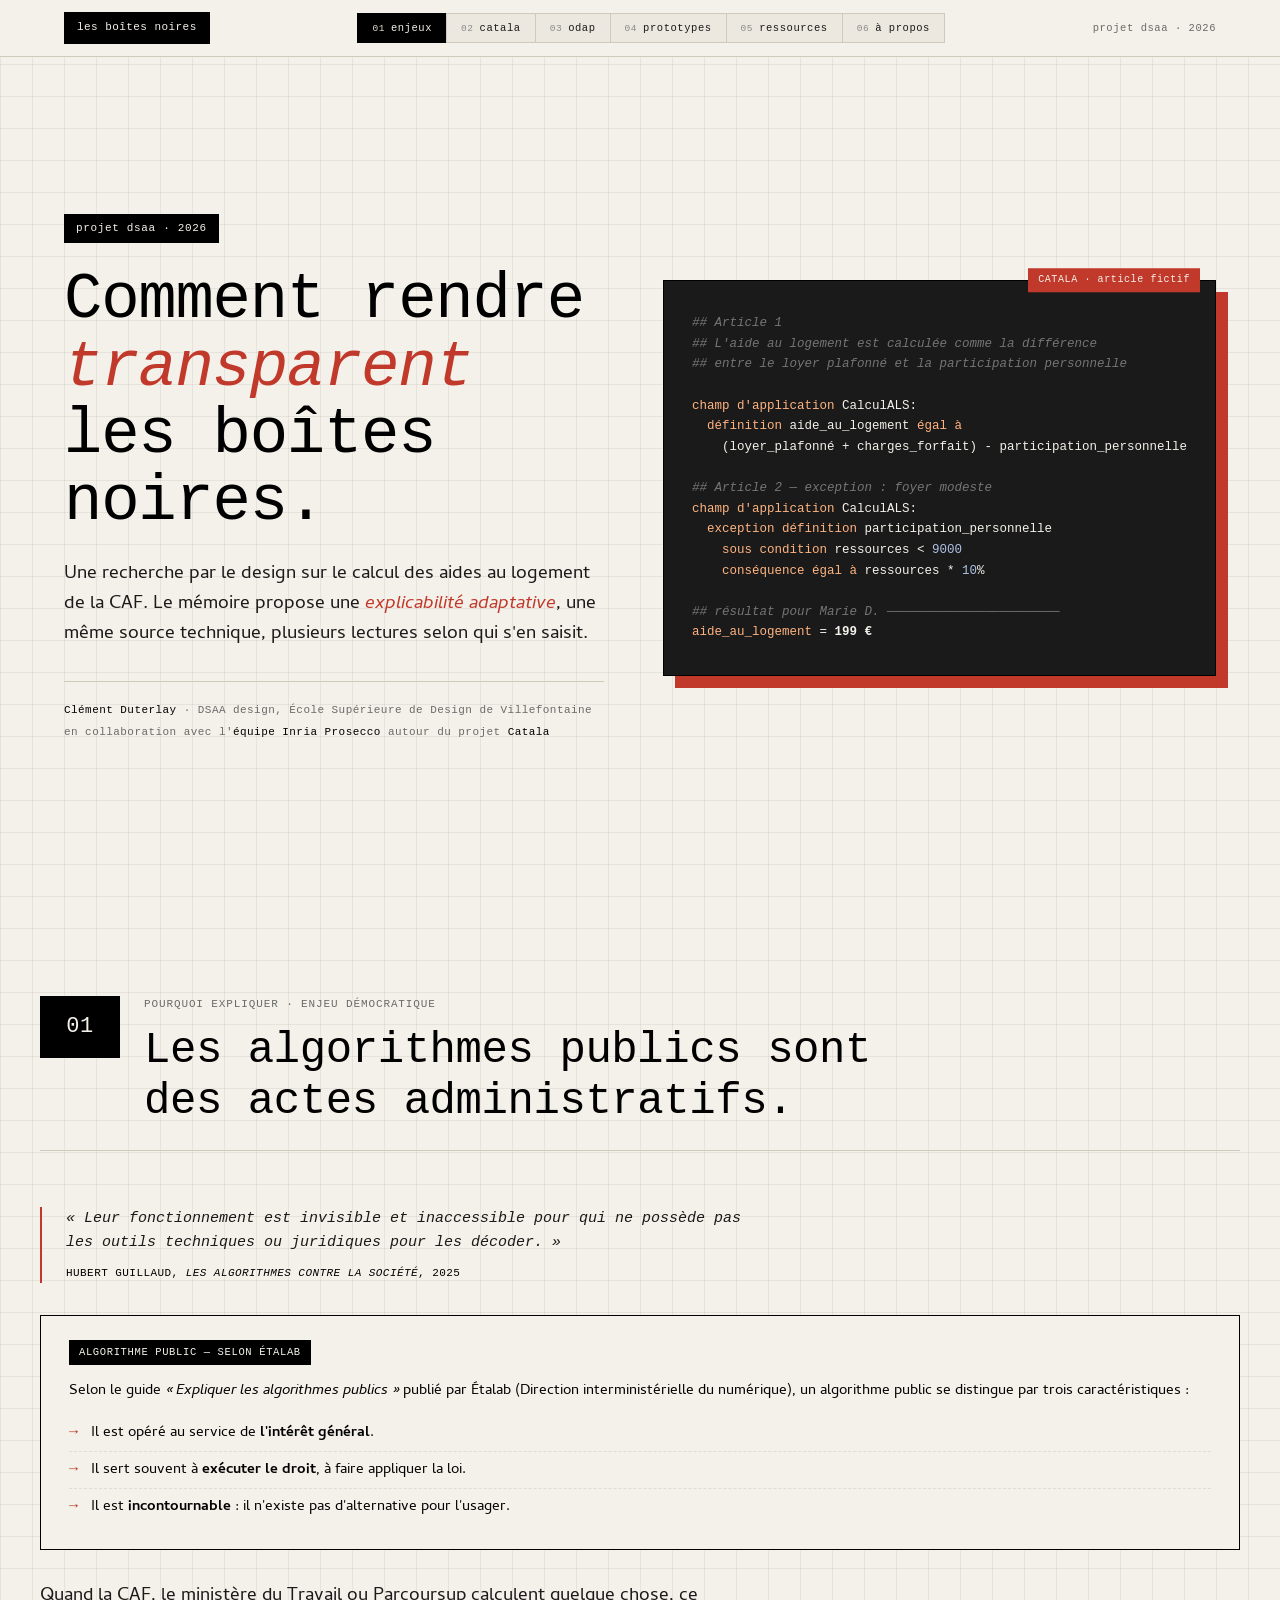
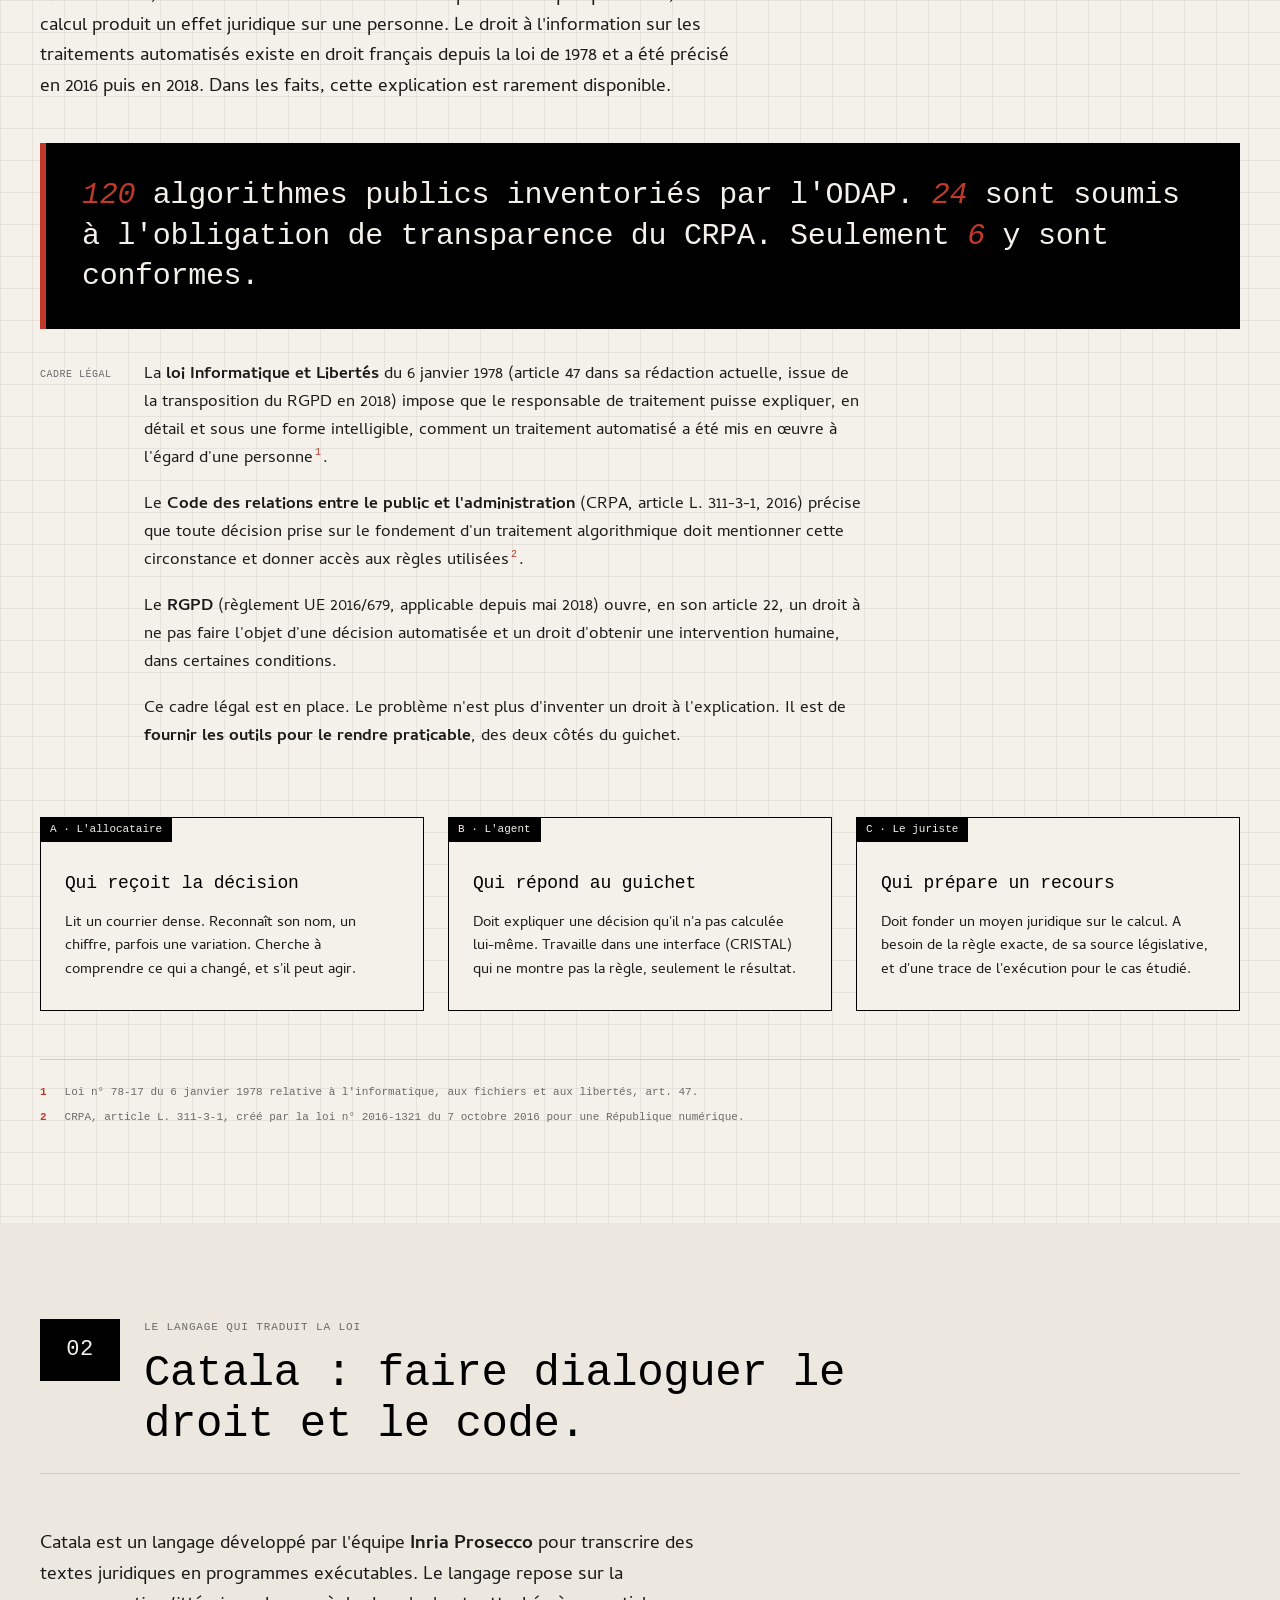
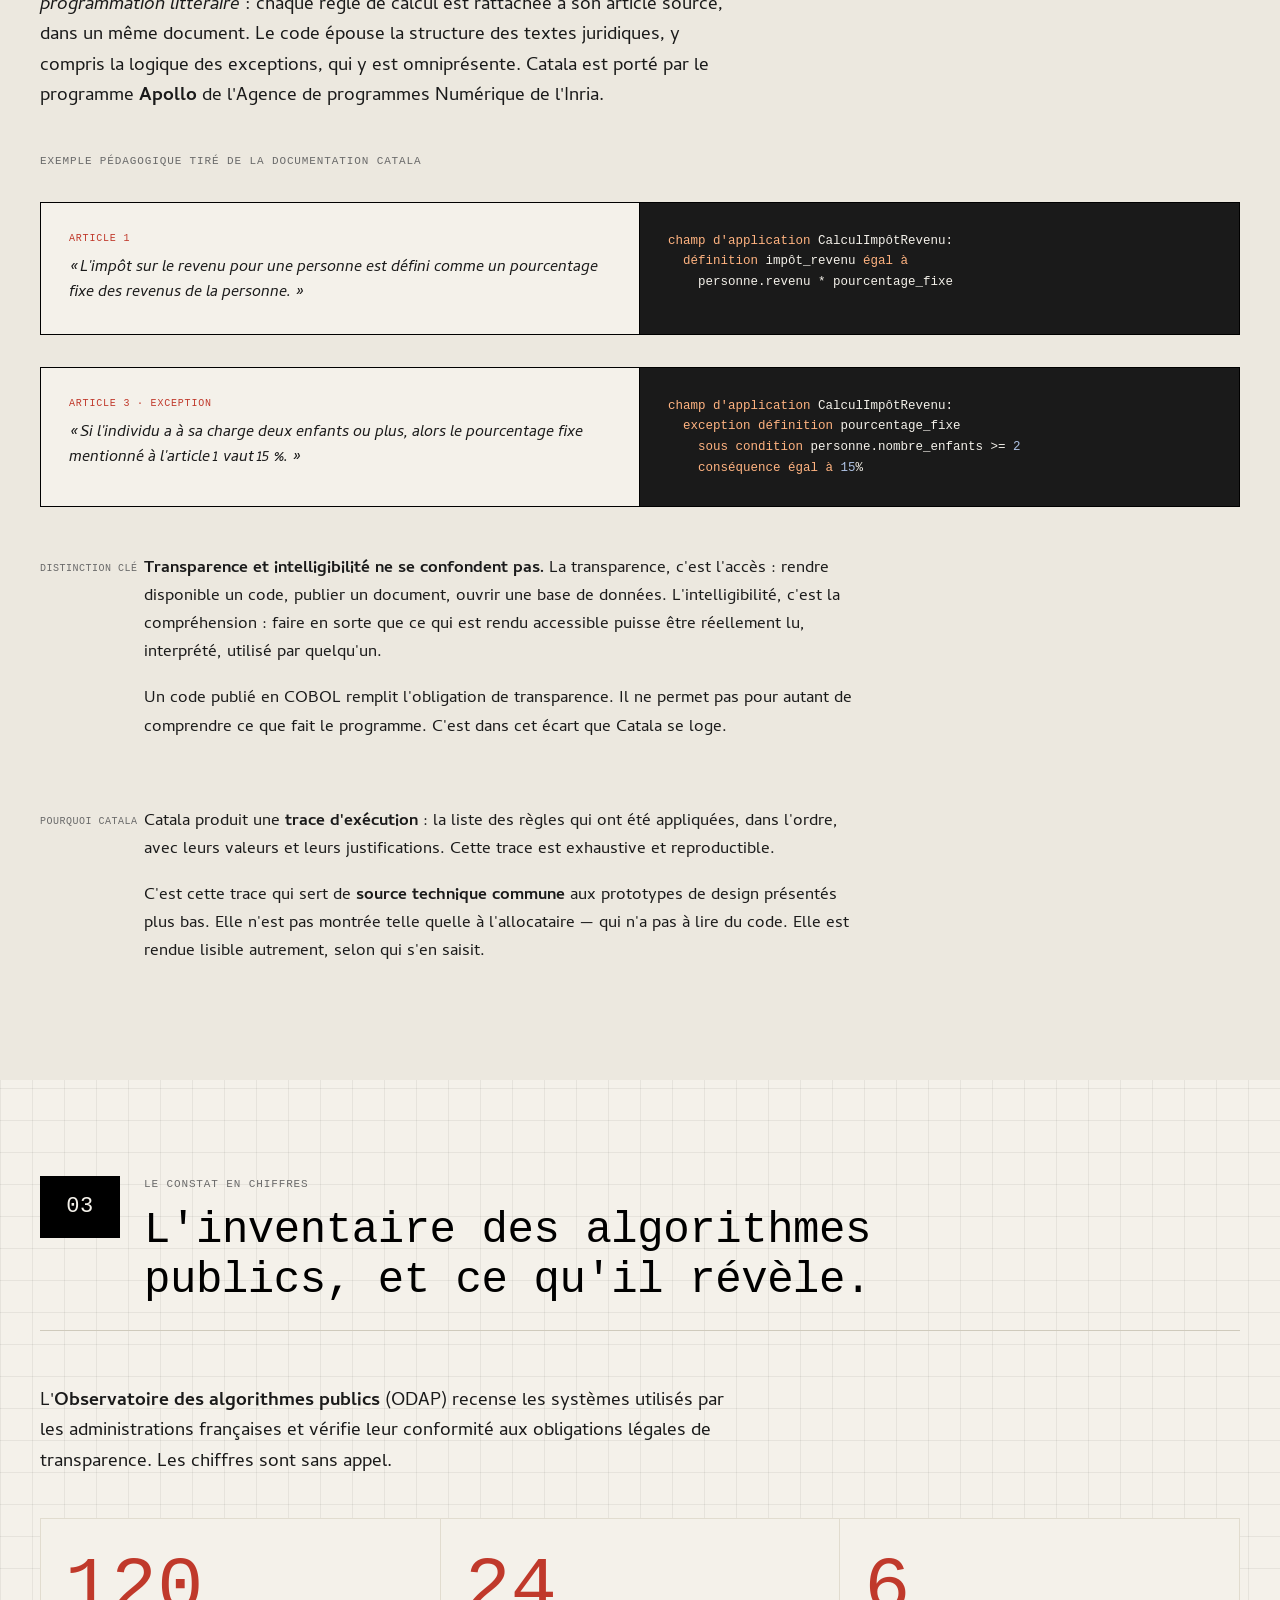
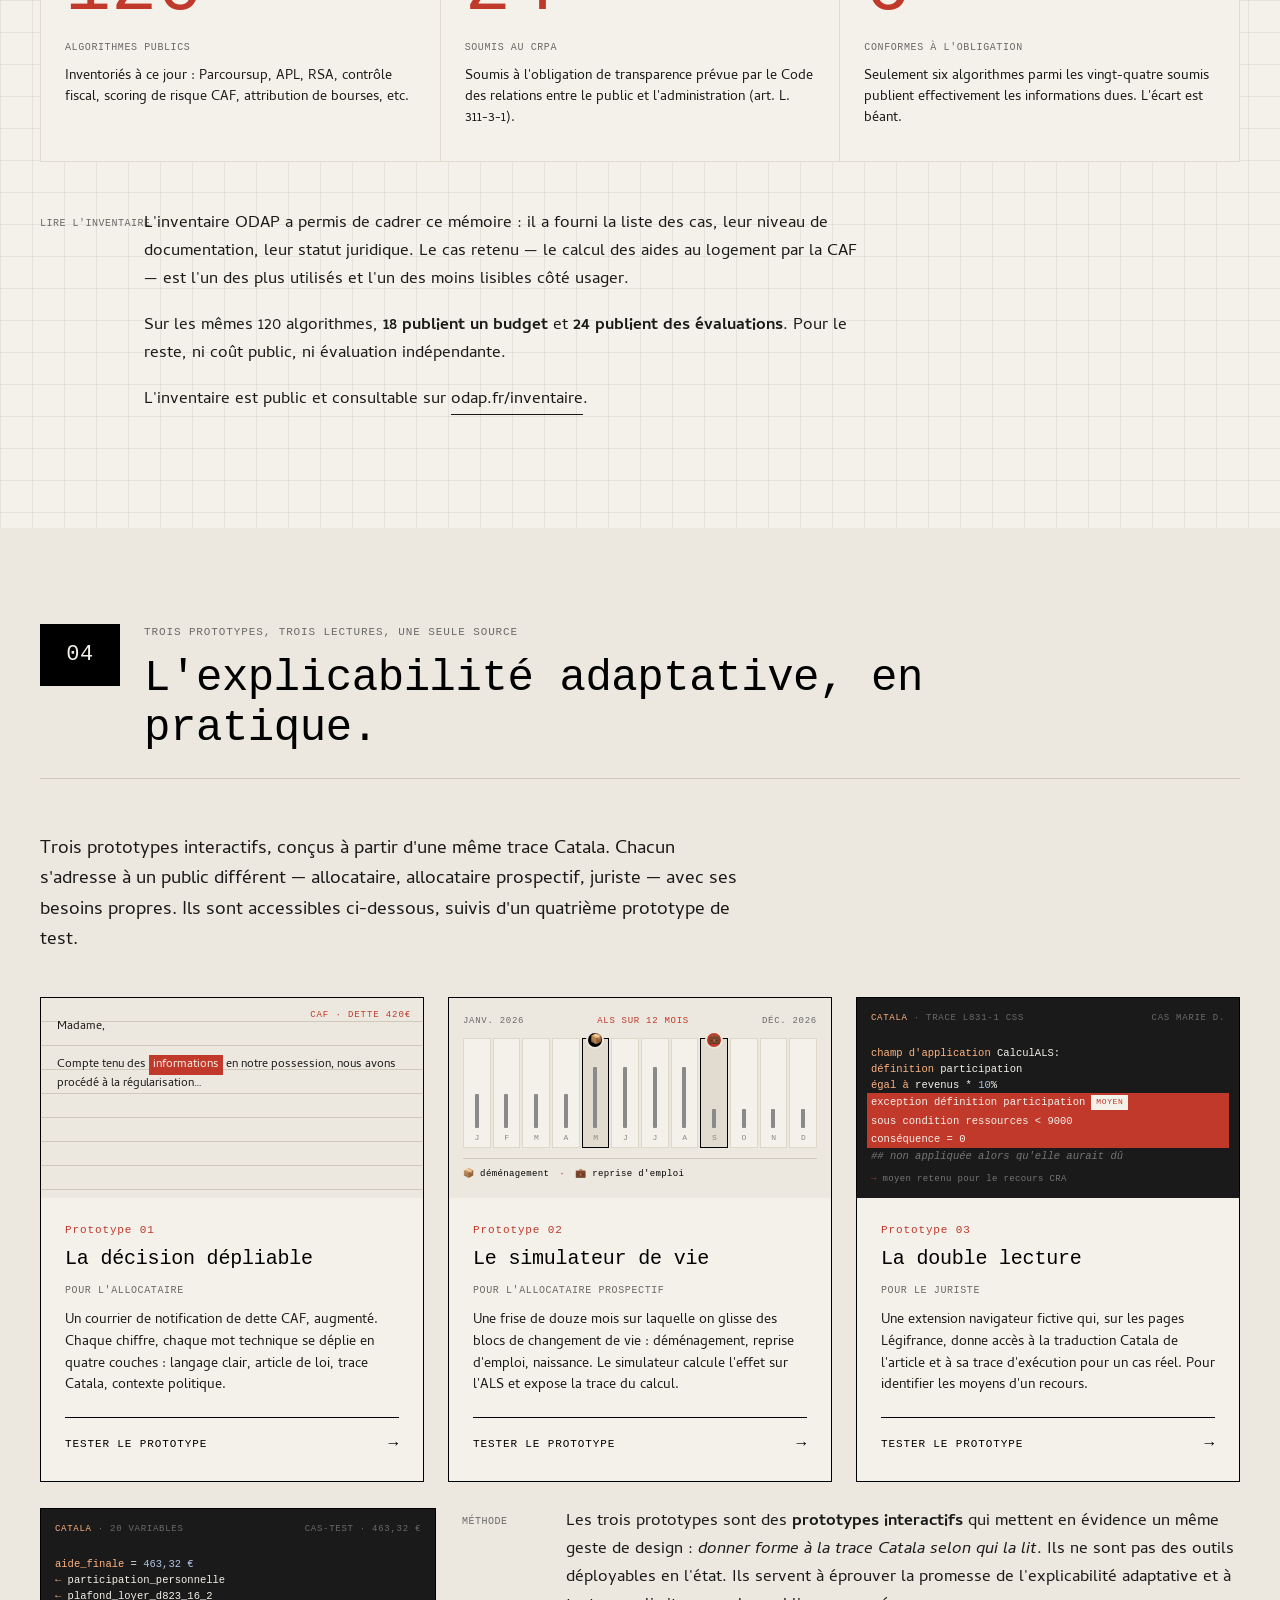
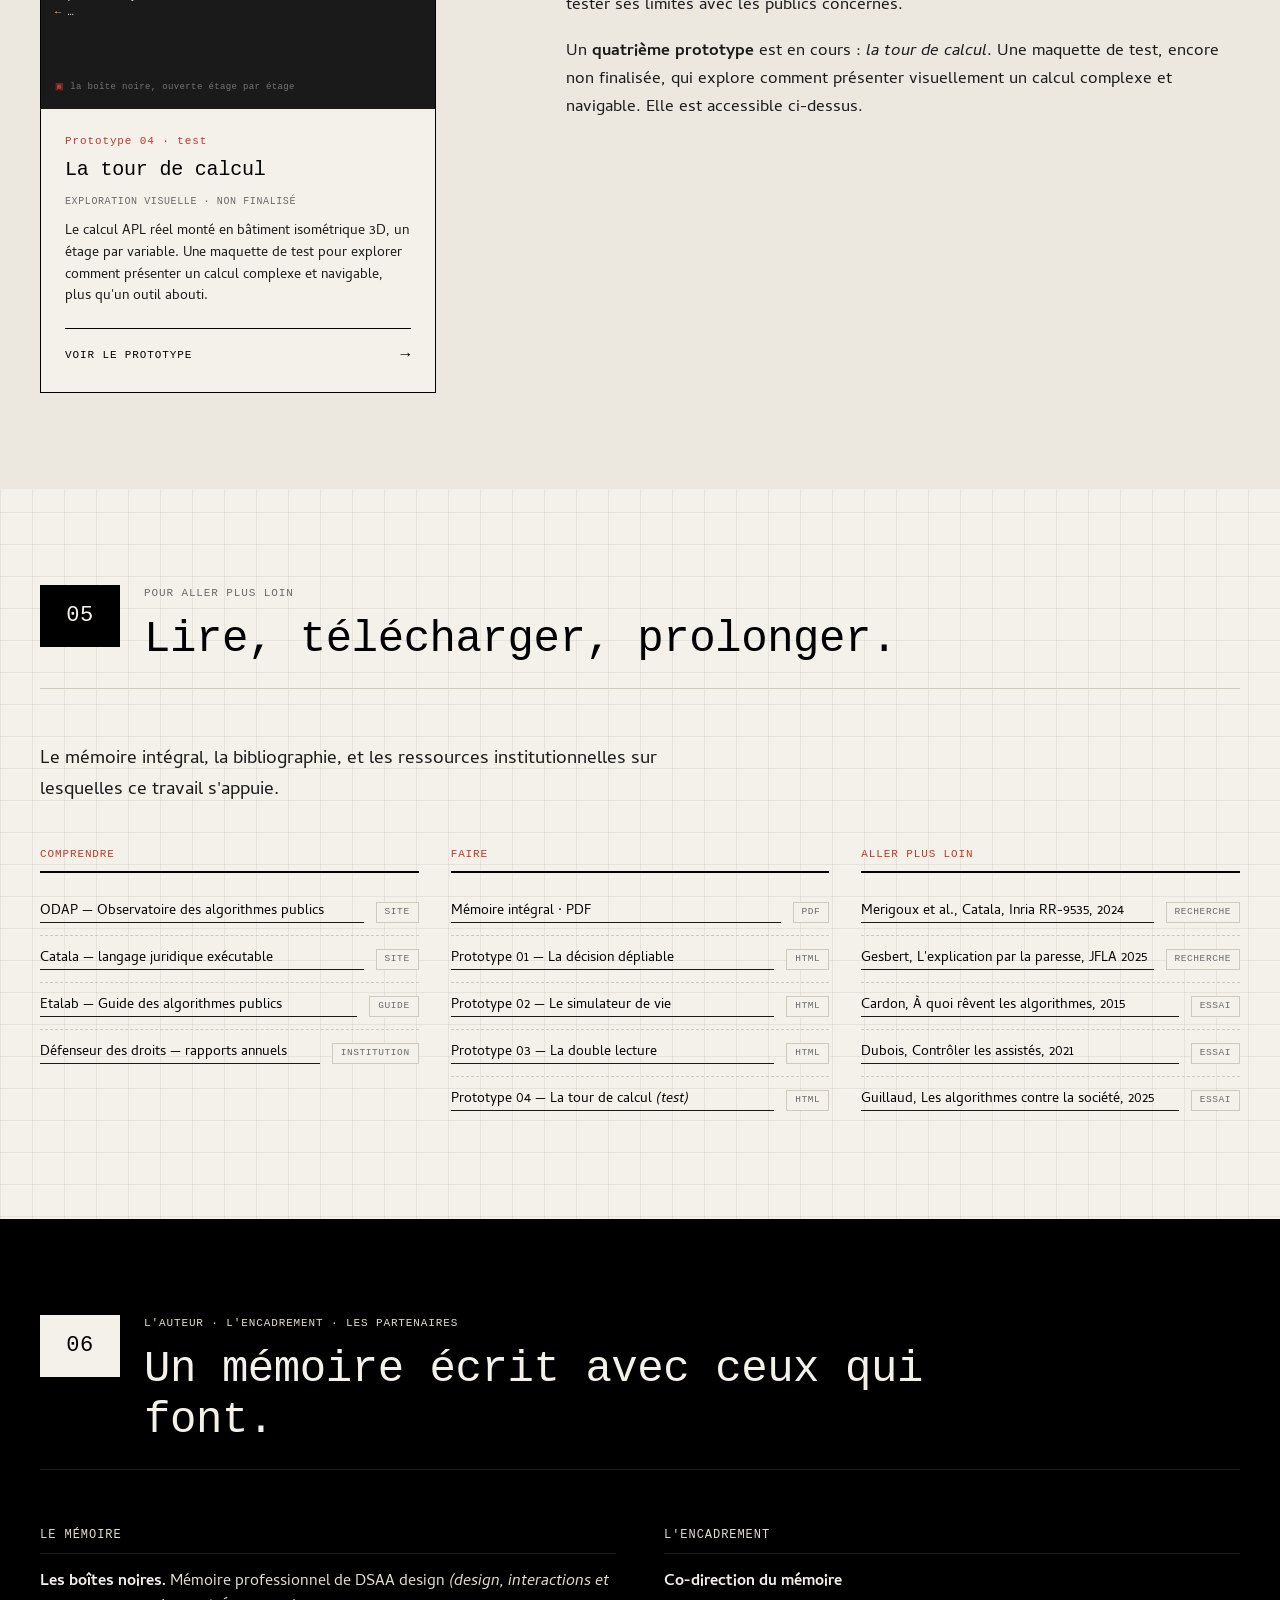
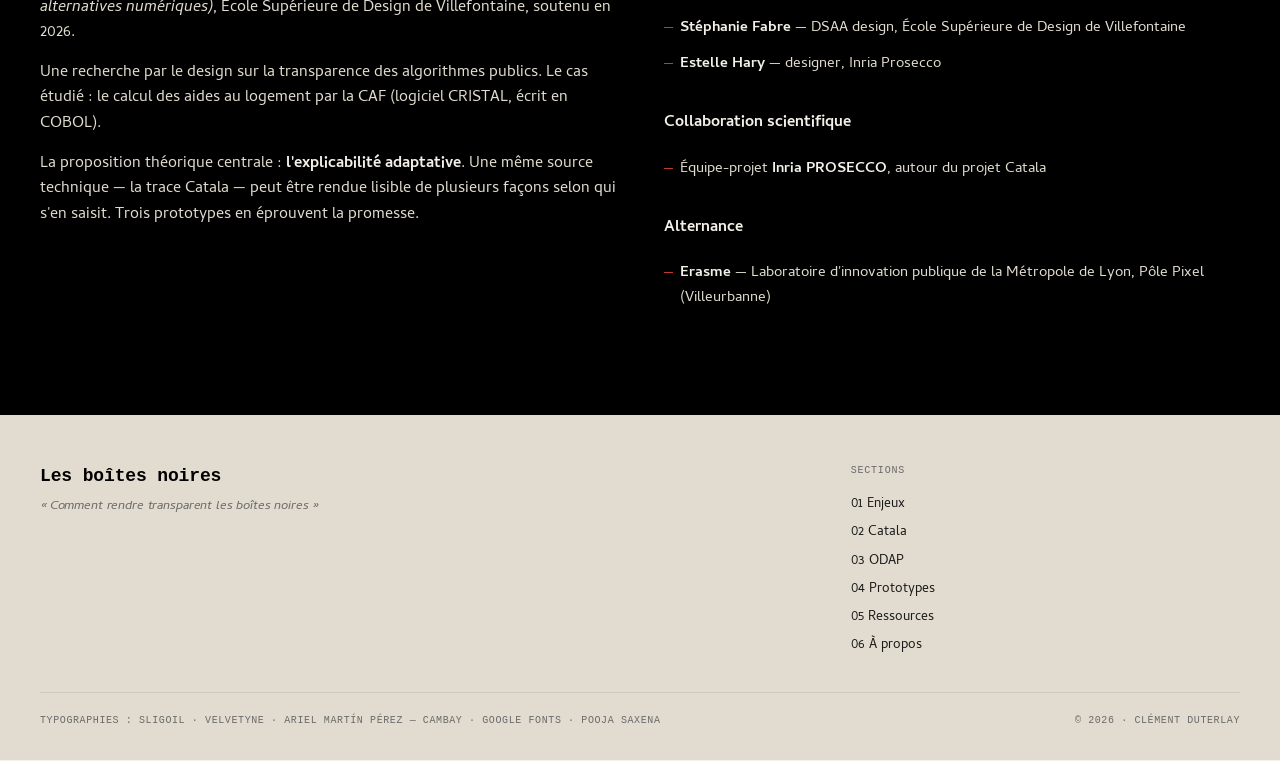
<file: index.html>
<!DOCTYPE html>
<html lang="fr">
<head>
<meta charset="UTF-8">
<meta name="viewport" content="width=device-width, initial-scale=1.0">
<title>Les boîtes noires — Mémoire de design sur la transparence des algorithmes publics</title>
<meta name="description" content="Projet DSAA design (2026) de Clément Duterlay. Rendre lisible le calcul des APL par la CAF. Approche par l'explicabilité adaptative. En collaboration avec l'équipe Inria Prosecco autour du projet Catala.">

<link rel="preconnect" href="https://fonts.googleapis.com">
<link rel="preconnect" href="https://fonts.gstatic.com" crossorigin>
<link href="https://fonts.googleapis.com/css2?family=Cambay:ital,wght@0,400;0,700;1,400&display=swap" rel="stylesheet">

<link rel="stylesheet" href="css/index.css">
</head>

<body>

<!-- ============================================================================
     BANDEAU DE TÊTE PERMANENT (comme la pagination du mémoire)
     ============================================================================ -->
<header class="book-header">
  <div class="book-header__inner">
    <a href="#hero" class="book-header__tag">les boîtes noires</a>
    <nav class="book-header__nav">
      <a href="#enjeux"   data-num="01" class="is-active">enjeux</a>
      <a href="#catala"   data-num="02">catala</a>
      <a href="#odap"     data-num="03">odap</a>
      <a href="#protos"   data-num="04">prototypes</a>
      <a href="#ress"     data-num="05">ressources</a>
      <a href="#about"    data-num="06">à propos</a>
    </nav>
    <div class="book-header__page">projet dsaa · 2026</div>
  </div>
</header>

<!-- ============================================================================
     HERO
     ============================================================================ -->
<section class="hero" id="hero">
  <div class="hero__text">
    <div class="hero__meta">projet dsaa · 2026</div>
    <h1 class="hero__title">
      Comment rendre<br>
      <em>transparent</em><br>
      les boîtes noires.
    </h1>
    <p class="hero__lead">
      Une recherche par le design sur le calcul des aides au logement de la CAF.
      Le mémoire propose une <em>explicabilité adaptative</em>, une même source
      technique, plusieurs lectures selon qui s'en saisit.
    </p>
    <div class="hero__author">
      <strong>Clément Duterlay</strong>&nbsp;·&nbsp;DSAA design, École Supérieure de Design de Villefontaine<br>
      en collaboration avec l'<strong>équipe Inria Prosecco</strong> autour du projet <strong>Catala</strong>
    </div>
  </div>

  <!-- bloc Catala décoratif, façon couverture mémoire -->
  <div class="hero__decor-wrap">
    <div class="hero__decor-badge">CATALA · article fictif</div>
    <pre class="hero__decor" aria-hidden="true"><span class="com">## Article 1</span>
<span class="com">## L'aide au logement est calculée comme la différence</span>
<span class="com">## entre le loyer plafonné et la participation personnelle</span>

<span class="key">champ d'application</span> CalculALS:
  <span class="key">définition</span> aide_au_logement <span class="key">égal à</span>
    (loyer_plafonné + charges_forfait) - participation_personnelle

<span class="com">## Article 2 — exception : foyer modeste</span>
<span class="key">champ d'application</span> CalculALS:
  <span class="key">exception définition</span> participation_personnelle
    <span class="key">sous condition</span> ressources &lt; <span class="nbr">9000</span>
    <span class="key">conséquence égal à</span> ressources * <span class="nbr">10</span>%

<span class="com">## résultat pour Marie D. ───────────────────────</span>
<span class="key">aide_au_logement</span> = <span class="res">199 €</span></pre>
  </div>
</section>

<!-- ============================================================================
     01 — ENJEUX
     ============================================================================ -->
<section class="section" id="enjeux">
  <div class="section__inner">

    <div class="section__head">
      <div class="section__num">01</div>
      <div>
        <div class="section__sub">Pourquoi expliquer · enjeu démocratique</div>
        <h2 class="section__title">Les algorithmes publics sont des actes administratifs.</h2>
      </div>
    </div>

    <p class="epigraph">
      « Leur fonctionnement est invisible et inaccessible pour qui ne possède
      pas les outils techniques ou juridiques pour les décoder. »
      <span class="epigraph__attr">Hubert Guillaud, <em>Les algorithmes contre la société</em>, 2025</span>
    </p>

    <div class="def-block">
      <div class="def-block__label">Algorithme public — selon Étalab</div>
      <p>Selon le guide <em>« Expliquer les algorithmes publics »</em> publié
      par Étalab (Direction interministérielle du numérique), un algorithme
      public se distingue par trois caractéristiques&nbsp;:</p>
      <ul>
        <li>Il est opéré au service de <strong>l'intérêt général</strong>.</li>
        <li>Il sert souvent à <strong>exécuter le droit</strong>, à faire appliquer la loi.</li>
        <li>Il est <strong>incontournable</strong> : il n'existe pas d'alternative pour l'usager.</li>
      </ul>
    </div>

    <p class="section__lead">
      Quand la CAF, le ministère du Travail ou Parcoursup calculent quelque chose,
      ce calcul produit un effet juridique sur une personne. Le droit à
      l'information sur les traitements automatisés existe en droit français
      depuis la loi de 1978 et a été précisé en 2016 puis en 2018. Dans les
      faits, cette explication est rarement disponible.
    </p>

    <div class="enjeux-pull">
      <em>120</em> algorithmes publics inventoriés par l'ODAP.
      <em>24</em> sont soumis à l'obligation de transparence du CRPA.
      Seulement <em>6</em> y sont conformes.
    </div>

    <div class="section__body">
      <div class="section__body-margin">Cadre&nbsp;légal</div>
      <div class="section__body-main">
        <p>
          La <strong>loi Informatique et Libertés</strong> du 6 janvier 1978
          (article 47 dans sa rédaction actuelle, issue de la transposition du
          RGPD en 2018) impose que le responsable de traitement puisse expliquer,
          en détail et sous une forme intelligible, comment un traitement
          automatisé a été mis en œuvre à l'égard d'une personne<span class="note-ref">1</span>.
        </p>
        <p>
          Le <strong>Code des relations entre le public et l'administration</strong>
          (CRPA, article L. 311-3-1, 2016) précise que toute décision prise sur le
          fondement d'un traitement algorithmique doit mentionner cette circonstance
          et donner accès aux règles utilisées<span class="note-ref">2</span>.
        </p>
        <p>
          Le <strong>RGPD</strong> (règlement UE 2016/679, applicable depuis mai
          2018) ouvre, en son article&nbsp;22, un droit à ne pas faire l'objet
          d'une décision automatisée et un droit d'obtenir une intervention
          humaine, dans certaines conditions.
        </p>
        <p>
          Ce cadre légal est en place. Le problème n'est plus d'inventer un droit
          à l'explication. Il est de <strong>fournir les outils pour le rendre
          praticable</strong>, des deux côtés du guichet.
        </p>
      </div>
    </div>

    <div class="enjeux-triade">
      <div class="enjeux-triade__card">
        <div class="enjeux-triade__num">A · L'allocataire</div>
        <h3 class="enjeux-triade__title">Qui reçoit la décision</h3>
        <p class="enjeux-triade__text">
          Lit un courrier dense. Reconnaît son nom, un chiffre, parfois une variation.
          Cherche à comprendre ce qui a changé, et s'il peut agir.
        </p>
      </div>
      <div class="enjeux-triade__card">
        <div class="enjeux-triade__num">B · L'agent</div>
        <h3 class="enjeux-triade__title">Qui répond au guichet</h3>
        <p class="enjeux-triade__text">
          Doit expliquer une décision qu'il n'a pas calculée lui-même. Travaille
          dans une interface (CRISTAL) qui ne montre pas la règle, seulement le résultat.
        </p>
      </div>
      <div class="enjeux-triade__card">
        <div class="enjeux-triade__num">C · Le juriste</div>
        <h3 class="enjeux-triade__title">Qui prépare un recours</h3>
        <p class="enjeux-triade__text">
          Doit fonder un moyen juridique sur le calcul. A besoin de la règle exacte,
          de sa source législative, et d'une trace de l'exécution pour le cas étudié.
        </p>
      </div>
    </div>

    <div class="notes">
      <div><span class="num">1</span> Loi n° 78-17 du 6 janvier 1978 relative à l'informatique, aux fichiers et aux libertés, art. 47.</div>
      <div><span class="num">2</span> CRPA, article L. 311-3-1, créé par la loi n° 2016-1321 du 7 octobre 2016 pour une République numérique.</div>
    </div>

  </div>
</section>

<!-- ============================================================================
     02 — CATALA
     ============================================================================ -->
<section class="section section--alt" id="catala">
  <div class="section__inner">

    <div class="section__head">
      <div class="section__num">02</div>
      <div>
        <div class="section__sub">Le langage qui traduit la loi</div>
        <h2 class="section__title">Catala : faire dialoguer le droit et le code.</h2>
      </div>
    </div>

    <p class="section__lead">
      Catala est un langage développé par l'équipe <strong>Inria Prosecco</strong>
      pour transcrire des textes juridiques en programmes exécutables. Le langage
      repose sur la <em>programmation littéraire</em>&nbsp;: chaque règle de calcul
      est rattachée à son article source, dans un même document. Le code épouse
      la structure des textes juridiques, y compris la logique des exceptions,
      qui y est omniprésente. Catala est porté par le programme <strong>Apollo</strong>
      de l'Agence de programmes Numérique de l'Inria.
    </p>

    <div class="section__sub section__sub--caption">
      Exemple pédagogique tiré de la documentation Catala
    </div>

    <div class="catala-pair">
      <div class="catala-pair__col catala-pair__col--text">
        <div class="catala-pair__article">Article 1</div>
        <p class="catala-pair__text">
          « L'impôt sur le revenu pour une personne est défini comme un pourcentage
          fixe des revenus de la personne. »
        </p>
      </div>
      <pre class="catala-pair__col catala-pair__col--code"><span class="key">champ d'application</span> CalculImpôtRevenu:
  <span class="key">définition</span> impôt_revenu <span class="key">égal à</span>
    personne.revenu * pourcentage_fixe</pre>
    </div>

    <div class="catala-pair">
      <div class="catala-pair__col catala-pair__col--text">
        <div class="catala-pair__article">Article 3 · exception</div>
        <p class="catala-pair__text">
          « Si l'individu a à sa charge deux enfants ou plus, alors le pourcentage
          fixe mentionné à l'article 1 vaut 15&nbsp;%. »
        </p>
      </div>
      <pre class="catala-pair__col catala-pair__col--code"><span class="key">champ d'application</span> CalculImpôtRevenu:
  <span class="key">exception définition</span> pourcentage_fixe
    <span class="key">sous condition</span> personne.nombre_enfants >= <span class="nbr">2</span>
    <span class="key">conséquence égal à</span> <span class="nbr">15</span>%</pre>
    </div>

    <div class="section__body section__body--spaced">
      <div class="section__body-margin">Distinction&nbsp;clé</div>
      <div class="section__body-main">
        <p>
          <strong>Transparence et intelligibilité ne se confondent pas.</strong>
          La transparence, c'est l'accès&nbsp;: rendre disponible un code,
          publier un document, ouvrir une base de données. L'intelligibilité,
          c'est la compréhension&nbsp;: faire en sorte que ce qui est rendu
          accessible puisse être réellement lu, interprété, utilisé par quelqu'un.
        </p>
        <p>
          Un code publié en COBOL remplit l'obligation de transparence. Il ne
          permet pas pour autant de comprendre ce que fait le programme. C'est
          dans cet écart que Catala se loge.
        </p>
      </div>
    </div>

    <div class="section__body section__body--spaced">
      <div class="section__body-margin">Pourquoi&nbsp;Catala</div>
      <div class="section__body-main">
        <p>
          Catala produit une <strong>trace d'exécution</strong> : la liste des règles
          qui ont été appliquées, dans l'ordre, avec leurs valeurs et leurs justifications.
          Cette trace est exhaustive et reproductible.
        </p>
        <p>
          C'est cette trace qui sert de <strong>source technique commune</strong> aux
          prototypes de design présentés plus bas. Elle n'est pas montrée telle quelle
          à l'allocataire — qui n'a pas à lire du code. Elle est rendue lisible
          autrement, selon qui s'en saisit.
        </p>
      </div>
    </div>

  </div>
</section>

<!-- ============================================================================
     03 — ODAP
     ============================================================================ -->
<section class="section" id="odap">
  <div class="section__inner">

    <div class="section__head">
      <div class="section__num">03</div>
      <div>
        <div class="section__sub">Le constat en chiffres</div>
        <h2 class="section__title">L'inventaire des algorithmes publics, et ce qu'il révèle.</h2>
      </div>
    </div>

    <p class="section__lead">
      L'<strong>Observatoire des algorithmes publics</strong> (ODAP) recense les
      systèmes utilisés par les administrations françaises et vérifie leur conformité
      aux obligations légales de transparence. Les chiffres sont sans appel.
    </p>

    <div class="odap-figures">
      <div class="odap-figure">
        <div class="odap-figure__num"><em>120</em></div>
        <div class="odap-figure__sub">algorithmes publics</div>
        <p class="odap-figure__text">
          Inventoriés à ce jour : Parcoursup, APL, RSA, contrôle fiscal, scoring
          de risque CAF, attribution de bourses, etc.
        </p>
      </div>
      <div class="odap-figure">
        <div class="odap-figure__num"><em>24</em></div>
        <div class="odap-figure__sub">soumis au CRPA</div>
        <p class="odap-figure__text">
          Soumis à l'obligation de transparence prévue par le Code des relations
          entre le public et l'administration (art. L. 311-3-1).
        </p>
      </div>
      <div class="odap-figure">
        <div class="odap-figure__num"><em>6</em></div>
        <div class="odap-figure__sub">conformes à l'obligation</div>
        <p class="odap-figure__text">
          Seulement six algorithmes parmi les vingt-quatre soumis publient
          effectivement les informations dues. L'écart est béant.
        </p>
      </div>
    </div>

    <div class="section__body section__body--spaced">
      <div class="section__body-margin">Lire&nbsp;l'inventaire</div>
      <div class="section__body-main">
        <p>
          L'inventaire ODAP a permis de cadrer ce mémoire : il a fourni la liste
          des cas, leur niveau de documentation, leur statut juridique. Le cas
          retenu — le calcul des aides au logement par la CAF — est l'un des
          plus utilisés et l'un des moins lisibles côté usager.
        </p>
        <p>
          Sur les mêmes 120 algorithmes, <strong>18 publient un budget</strong>
          et <strong>24 publient des évaluations</strong>. Pour le reste, ni
          coût public, ni évaluation indépendante.
        </p>
        <p>
          L'inventaire est public et consultable sur <a href="https://odap.fr/inventaire/" target="_blank" rel="noopener" class="link-inline">odap.fr/inventaire</a>.
        </p>
      </div>
    </div>

  </div>
</section>

<!-- ============================================================================
     04 — PROTOTYPES
     ============================================================================ -->
<section class="section section--alt" id="protos">
  <div class="section__inner">

    <div class="section__head">
      <div class="section__num">04</div>
      <div>
        <div class="section__sub">Trois prototypes, trois lectures, une seule source</div>
        <h2 class="section__title">L'explicabilité adaptative, en pratique.</h2>
      </div>
    </div>

    <p class="section__lead">
      Trois prototypes interactifs, conçus à partir d'une même trace Catala.
      Chacun s'adresse à un public différent — allocataire, allocataire prospectif,
      juriste — avec ses besoins propres. Ils sont accessibles ci-dessous, suivis d'un quatrième prototype de test.
    </p>

    <div class="protos">

      <a href="proto1.html" class="proto-card">
        <div class="proto-card__visual proto-card__visual--lettre">
          <div class="lettre-from">CAF · DETTE 420€</div>
          <div class="lettre-body">
            Madame,<br><br>
            Compte tenu des <mark>informations</mark> en notre possession, nous avons procédé à la régularisation…
          </div>
        </div>
        <div class="proto-card__body">
          <div class="proto-card__num">Prototype 01</div>
          <div class="proto-card__title">La décision dépliable</div>
          <div class="proto-card__pub">Pour l'allocataire</div>
          <p class="proto-card__text">
            Un courrier de notification de dette CAF, augmenté. Chaque chiffre,
            chaque mot technique se déplie en quatre couches : langage clair,
            article de loi, trace Catala, contexte politique.
          </p>
          <div class="proto-card__cta">Tester le prototype</div>
        </div>
      </a>

      <a href="proto2.html" class="proto-card">
        <div class="proto-card__visual proto-card__visual--calendar">
          <div class="cal-head">
            <span>Janv. 2026</span>
            <span><em>ALS sur 12 mois</em></span>
            <span>Déc. 2026</span>
          </div>
          <div class="cal-grid">
            <div class="cal-month"><div class="cal-bar cal-bar--mid"></div>J</div>
            <div class="cal-month"><div class="cal-bar cal-bar--mid"></div>F</div>
            <div class="cal-month"><div class="cal-bar cal-bar--mid"></div>M</div>
            <div class="cal-month"><div class="cal-bar cal-bar--mid"></div>A</div>
            <div class="cal-month has-event">
              <div class="cal-icon">📦</div>
              <div class="cal-bar cal-bar--high"></div>M
            </div>
            <div class="cal-month"><div class="cal-bar cal-bar--high"></div>J</div>
            <div class="cal-month"><div class="cal-bar cal-bar--high"></div>J</div>
            <div class="cal-month"><div class="cal-bar cal-bar--high"></div>A</div>
            <div class="cal-month has-event">
              <div class="cal-icon is-accent">💼</div>
              <div class="cal-bar cal-bar--low"></div>S
            </div>
            <div class="cal-month"><div class="cal-bar cal-bar--low"></div>O</div>
            <div class="cal-month"><div class="cal-bar cal-bar--low"></div>N</div>
            <div class="cal-month"><div class="cal-bar cal-bar--low"></div>D</div>
          </div>
          <div class="cal-foot">
            <span>📦 déménagement</span>
            <span><strong>·</strong></span>
            <span>💼 reprise d'emploi</span>
          </div>
        </div>
        <div class="proto-card__body">
          <div class="proto-card__num">Prototype 02</div>
          <div class="proto-card__title">Le simulateur de vie</div>
          <div class="proto-card__pub">Pour l'allocataire prospectif</div>
          <p class="proto-card__text">
            Une frise de douze mois sur laquelle on glisse des blocs de changement
            de vie : déménagement, reprise d'emploi, naissance. Le simulateur
            calcule l'effet sur l'ALS et expose la trace du calcul.
          </p>
          <div class="proto-card__cta">Tester le prototype</div>
        </div>
      </a>

      <a href="proto3.html" class="proto-card">
        <div class="proto-card__visual proto-card__visual--catala">
          <div class="cat-head">
            <span><em>Catala</em> · trace L831-1 CSS</span>
            <span>cas Marie D.</span>
          </div>
          <span class="cat-line"><span class="key">champ d'application</span> CalculALS:</span>
          <span class="cat-line">  <span class="key">définition</span> participation</span>
          <span class="cat-line">    <span class="key">égal à</span> revenus * <span class="num">10</span>%</span>
          <span class="cat-line is-flagged">  <span class="key">exception définition</span> participation<span class="cat-flag-label">moyen</span></span>
          <span class="cat-line is-flagged">    <span class="key">sous condition</span> ressources &lt; <span class="num">9000</span></span>
          <span class="cat-line is-flagged">    <span class="key">conséquence</span> = <span class="num">0</span></span>
          <span class="cat-line"><span class="com">## non appliquée alors qu'elle aurait dû</span></span>
          <div class="cat-foot"><strong>→</strong> moyen retenu pour le recours CRA</div>
        </div>
        <div class="proto-card__body">
          <div class="proto-card__num">Prototype 03</div>
          <div class="proto-card__title">La double lecture</div>
          <div class="proto-card__pub">Pour le juriste</div>
          <p class="proto-card__text">
            Une extension navigateur fictive qui, sur les pages Légifrance, donne
            accès à la traduction Catala de l'article et à sa trace d'exécution
            pour un cas réel. Pour identifier les moyens d'un recours.
          </p>
          <div class="proto-card__cta">Tester le prototype</div>
        </div>
      </a>

    </div>

    <div class="protos-row4" style="display:flex;gap:26px;align-items:flex-start;flex-wrap:wrap;margin-top:26px;">

      <a href="proto4.html" class="proto-card" style="flex:0 1 33%;min-width:280px;">
        <div class="proto-card__visual proto-card__visual--catala">
          <div class="cat-head">
            <span><em>Catala</em> · 20 variables</span>
            <span>cas-test · 463,32 €</span>
          </div>
          <span class="cat-line"><span class="key">aide_finale</span> = <span class="num">463,32 €</span></span>
          <span class="cat-line">  <span class="key">←</span> participation_personnelle</span>
          <span class="cat-line">  <span class="key">←</span> plafond_loyer_d823_16_2</span>
          <span class="cat-line">  <span class="key">←</span> …</span>
          <div class="cat-foot"><strong>▣</strong> la boîte noire, ouverte étage par étage</div>
        </div>
        <div class="proto-card__body">
          <div class="proto-card__num">Prototype 04 · test</div>
          <div class="proto-card__title">La tour de calcul</div>
          <div class="proto-card__pub">Exploration visuelle · non finalisé</div>
          <p class="proto-card__text">
            Le calcul APL réel monté en bâtiment isométrique 3D, un étage par variable.
            Une maquette de test pour explorer comment présenter un calcul complexe et
            navigable, plus qu'un outil abouti.
          </p>
          <div class="proto-card__cta">Voir le prototype</div>
        </div>
      </a>

      <div class="section__body section__body--spaced" style="flex:1 1 340px;margin-top:0;">
        <div class="section__body-margin">Méthode</div>
        <div class="section__body-main">
          <p>
            Les trois prototypes sont des <strong>prototypes interactifs</strong> qui
            mettent en évidence un même geste de design : <em>donner forme à la trace
            Catala selon qui la lit</em>. Ils ne sont pas des outils déployables en l'état.
            Ils servent à éprouver la promesse de l'explicabilité adaptative et à
            tester ses limites avec les publics concernés.
          </p>
          <p>
            Un <strong>quatrième prototype</strong> est en cours&nbsp;: <em>la tour de calcul</em>.
            Une maquette de test, encore non finalisée, qui explore comment présenter
            visuellement un calcul complexe et navigable. Elle est accessible ci-dessus.
          </p>
        </div>
      </div>

    </div>

  </div>
</section>

<!-- ============================================================================
     05 — RESSOURCES
     ============================================================================ -->
<section class="section" id="ress">
  <div class="section__inner">

    <div class="section__head">
      <div class="section__num">05</div>
      <div>
        <div class="section__sub">Pour aller plus loin</div>
        <h2 class="section__title">Lire, télécharger, prolonger.</h2>
      </div>
    </div>

    <p class="section__lead">
      Le mémoire intégral, la bibliographie, et les ressources institutionnelles
      sur lesquelles ce travail s'appuie.
    </p>

    <div class="ress-grid">

      <div>
        <div class="ress-col__title">Comprendre</div>
        <ul class="ress-list">
          <li>
            <a href="https://odap.fr/" target="_blank" rel="noopener">ODAP — Observatoire des algorithmes publics</a>
            <span class="tag">site</span>
          </li>
          <li>
            <a href="https://catala-lang.org/fr/" target="_blank" rel="noopener">Catala — langage juridique exécutable</a>
            <span class="tag">site</span>
          </li>
          <li>
            <a href="https://guides.data.gouv.fr/guides/autres-ressources-utiles/les-algorithmes-publics-pourquoi-et-comment-les-expliquer" target="_blank" rel="noopener">Etalab — Guide des algorithmes publics</a>
            <span class="tag">guide</span>
          </li>
          <li>
            <a href="https://www.defenseurdesdroits.fr/" target="_blank" rel="noopener">Défenseur des droits — rapports annuels</a>
            <span class="tag">institution</span>
          </li>
        </ul>
      </div>

      <div>
        <div class="ress-col__title">Faire</div>
        <ul class="ress-list">
          <li>
            <a href="docs/memoire_les_boites_noires.pdf" target="_blank" rel="noopener">Mémoire intégral · PDF</a>
            <span class="tag">pdf</span>
          </li>
          <li>
            <a href="proto1.html">Prototype 01 — La décision dépliable</a>
            <span class="tag">html</span>
          </li>
          <li>
            <a href="proto2.html">Prototype 02 — Le simulateur de vie</a>
            <span class="tag">html</span>
          </li>
          <li>
            <a href="proto3.html">Prototype 03 — La double lecture</a>
            <span class="tag">html</span>
          </li>
          <li>
            <a href="proto4.html">Prototype 04 — La tour de calcul <em>(test)</em></a>
            <span class="tag">html</span>
          </li>
        </ul>
      </div>

      <div>
        <div class="ress-col__title">Aller plus loin</div>
        <ul class="ress-list">
          <!-- TODO : compléter les URLs (HAL Inria, Cairn, etc.) -->
          <li>
            <a href="https://inria.hal.science/hal-04391612v1" target="_blank" rel="noopener">Merigoux et al., Catala, Inria RR-9535, 2024</a>
            <span class="tag">recherche</span>
          </li>
          <li>
            <a href="#">Gesbert, L'explication par la paresse, JFLA 2025</a>
            <span class="tag">recherche</span>
          </li>
          <li>
            <a href="https://www.seuil.com/ouvrage/a-quoi-revent-les-algorithmes-dominique-cardon/9782021279962" target="_blank" rel="noopener">Cardon, À quoi rêvent les algorithmes, 2015</a>
            <span class="tag">essai</span>
          </li>
          <li>
            <a href="https://www.raisonsdagir-editions.org/catalogue/controler-les-assistes/" target="_blank" rel="noopener">Dubois, Contrôler les assistés, 2021</a>
            <span class="tag">essai</span>
          </li>
          <li>
            <a href="https://lafabrique.fr/les-algorithmes-contre-la-societe/" target="_blank" rel="noopener">Guillaud, Les algorithmes contre la société, 2025</a>
            <span class="tag">essai</span>
          </li>
        </ul>
      </div>

    </div>

  </div>
</section>

<!-- ============================================================================
     06 — À PROPOS
     ============================================================================ -->
<section class="section section--dark" id="about">
  <div class="section__inner">

    <div class="section__head">
      <div class="section__num">06</div>
      <div>
        <div class="section__sub">L'auteur · l'encadrement · les partenaires</div>
        <h2 class="section__title">Un mémoire écrit avec ceux qui font.</h2>
      </div>
    </div>

    <div class="about-grid">

      <div class="about-block">
        <div class="about-block__title">Le mémoire</div>
        <p>
          <strong>Les boîtes noires.</strong> Mémoire professionnel de DSAA design
          <em>(design, interactions et alternatives numériques)</em>,
          École Supérieure de Design de Villefontaine, soutenu en 2026.
        </p>
        <p>
          Une recherche par le design sur la transparence des algorithmes publics.
          Le cas étudié : le calcul des aides au logement par la CAF (logiciel
          CRISTAL, écrit en COBOL).
        </p>
        <p>
          La proposition théorique centrale : <strong>l'explicabilité adaptative</strong>.
          Une même source technique — la trace Catala — peut être rendue lisible
          de plusieurs façons selon qui s'en saisit. Trois prototypes en éprouvent
          la promesse.
        </p>
      </div>

      <div class="about-block">
        <div class="about-block__title">L'encadrement</div>
        <p><strong>Co-direction du mémoire</strong></p>
        <ul>
          <li><strong>Stéphanie Fabre</strong> — DSAA design, École Supérieure de Design de Villefontaine</li>
          <li><strong>Estelle Hary</strong> — designer, Inria Prosecco</li>
        </ul>

        <p class="heading"><strong>Collaboration scientifique</strong></p>
        <ul>
          <li>Équipe-projet <strong>Inria PROSECCO</strong>, autour du projet Catala</li>
        </ul>

        <p class="heading"><strong>Alternance</strong></p>
        <ul>
          <li><strong>Erasme</strong> — Laboratoire d'innovation publique de la Métropole de Lyon, Pôle Pixel (Villeurbanne)</li>
        </ul>
      </div>

    </div>

  </div>
</section>

<!-- ============================================================================
     FOOTER
     ============================================================================ -->
<footer class="foot">
  <div class="foot__inner">
    <div class="foot__brand">
      <strong>Les boîtes noires</strong>
      <small>« Comment rendre transparent les boîtes noires »</small>
    </div>
    <div class="foot__col">
      <h4>Sections</h4>
      <a href="#enjeux">01 Enjeux</a>
      <a href="#catala">02 Catala</a>
      <a href="#odap">03 ODAP</a>
      <a href="#protos">04 Prototypes</a>
      <a href="#ress">05 Ressources</a>
      <a href="#about">06 À propos</a>
    </div>
  </div>
  <div class="foot__bottom">
    <div>typographies : sligoil · velvetyne · ariel martín pérez — cambay · google fonts · pooja saxena</div>
    <div>© 2026 · clément duterlay</div>
  </div>
</footer>

<script src="js/index.js" defer></script>

</body>
</html>
</file>
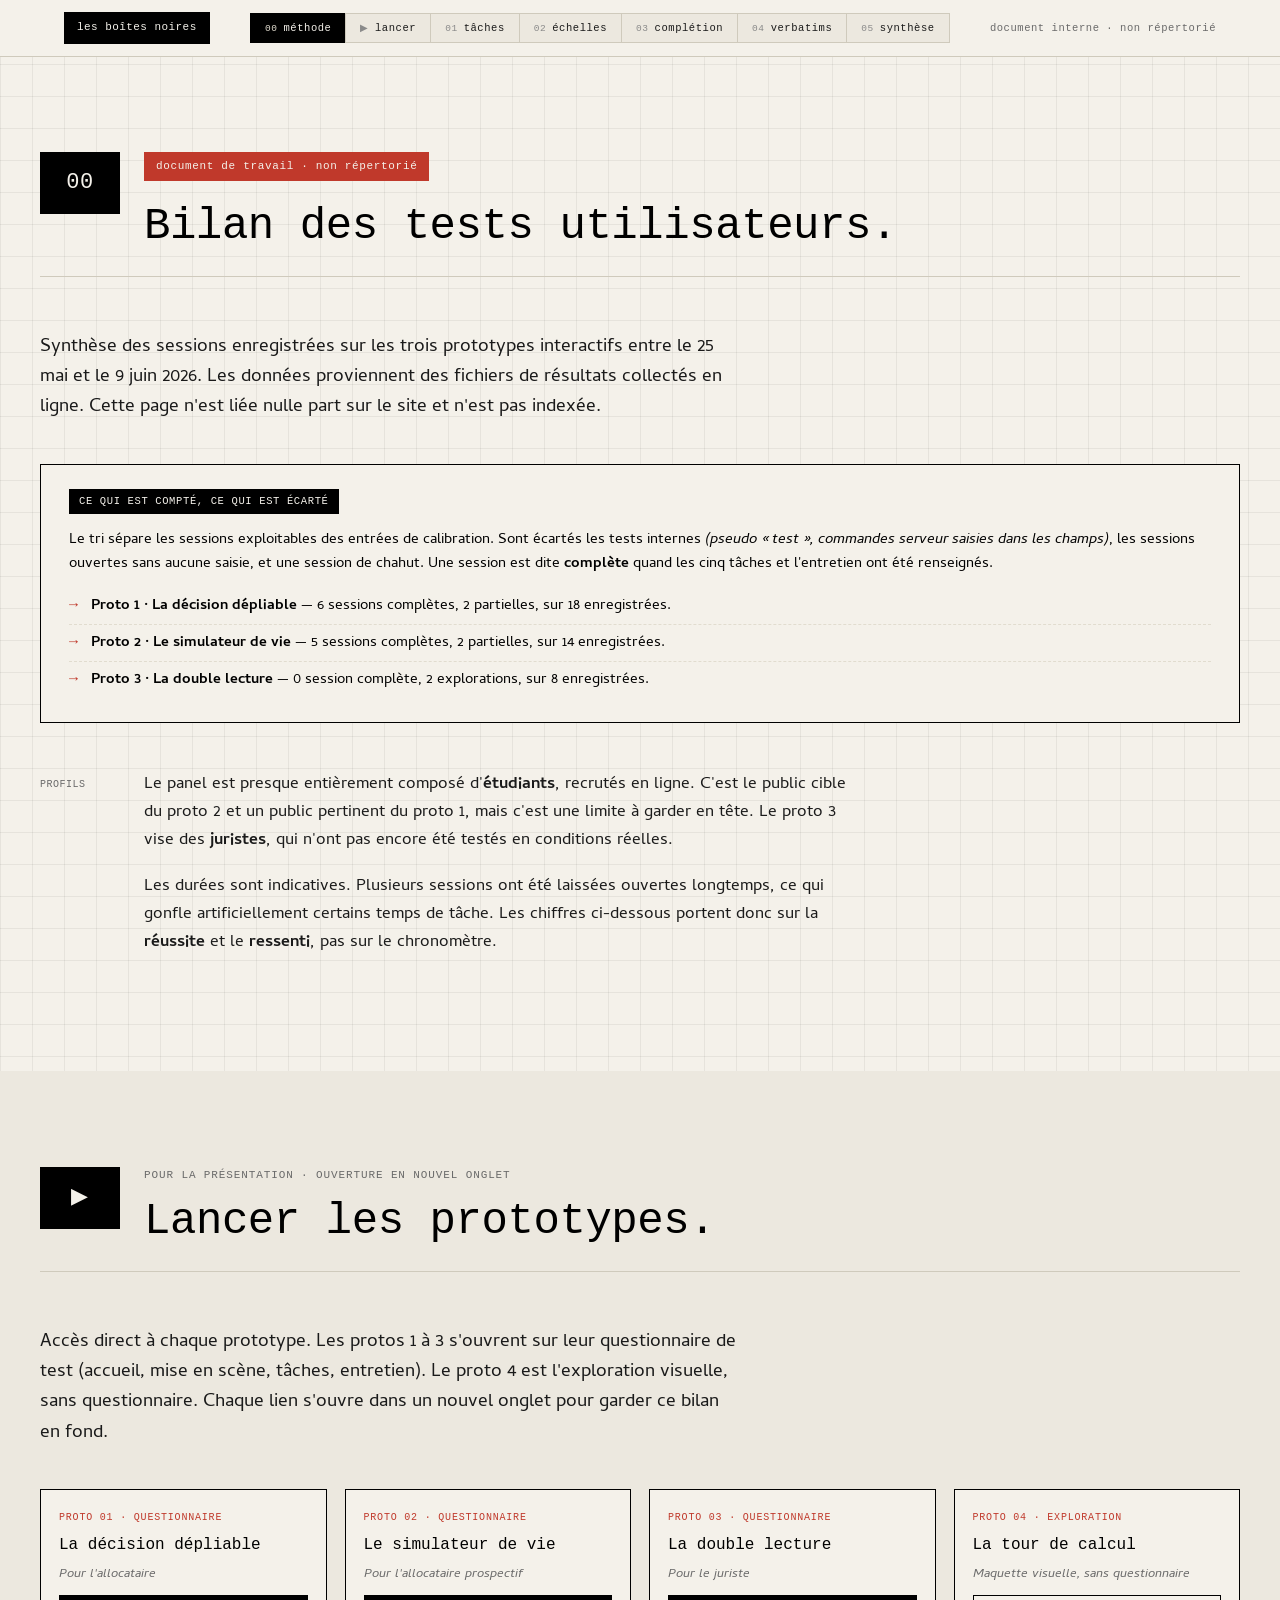
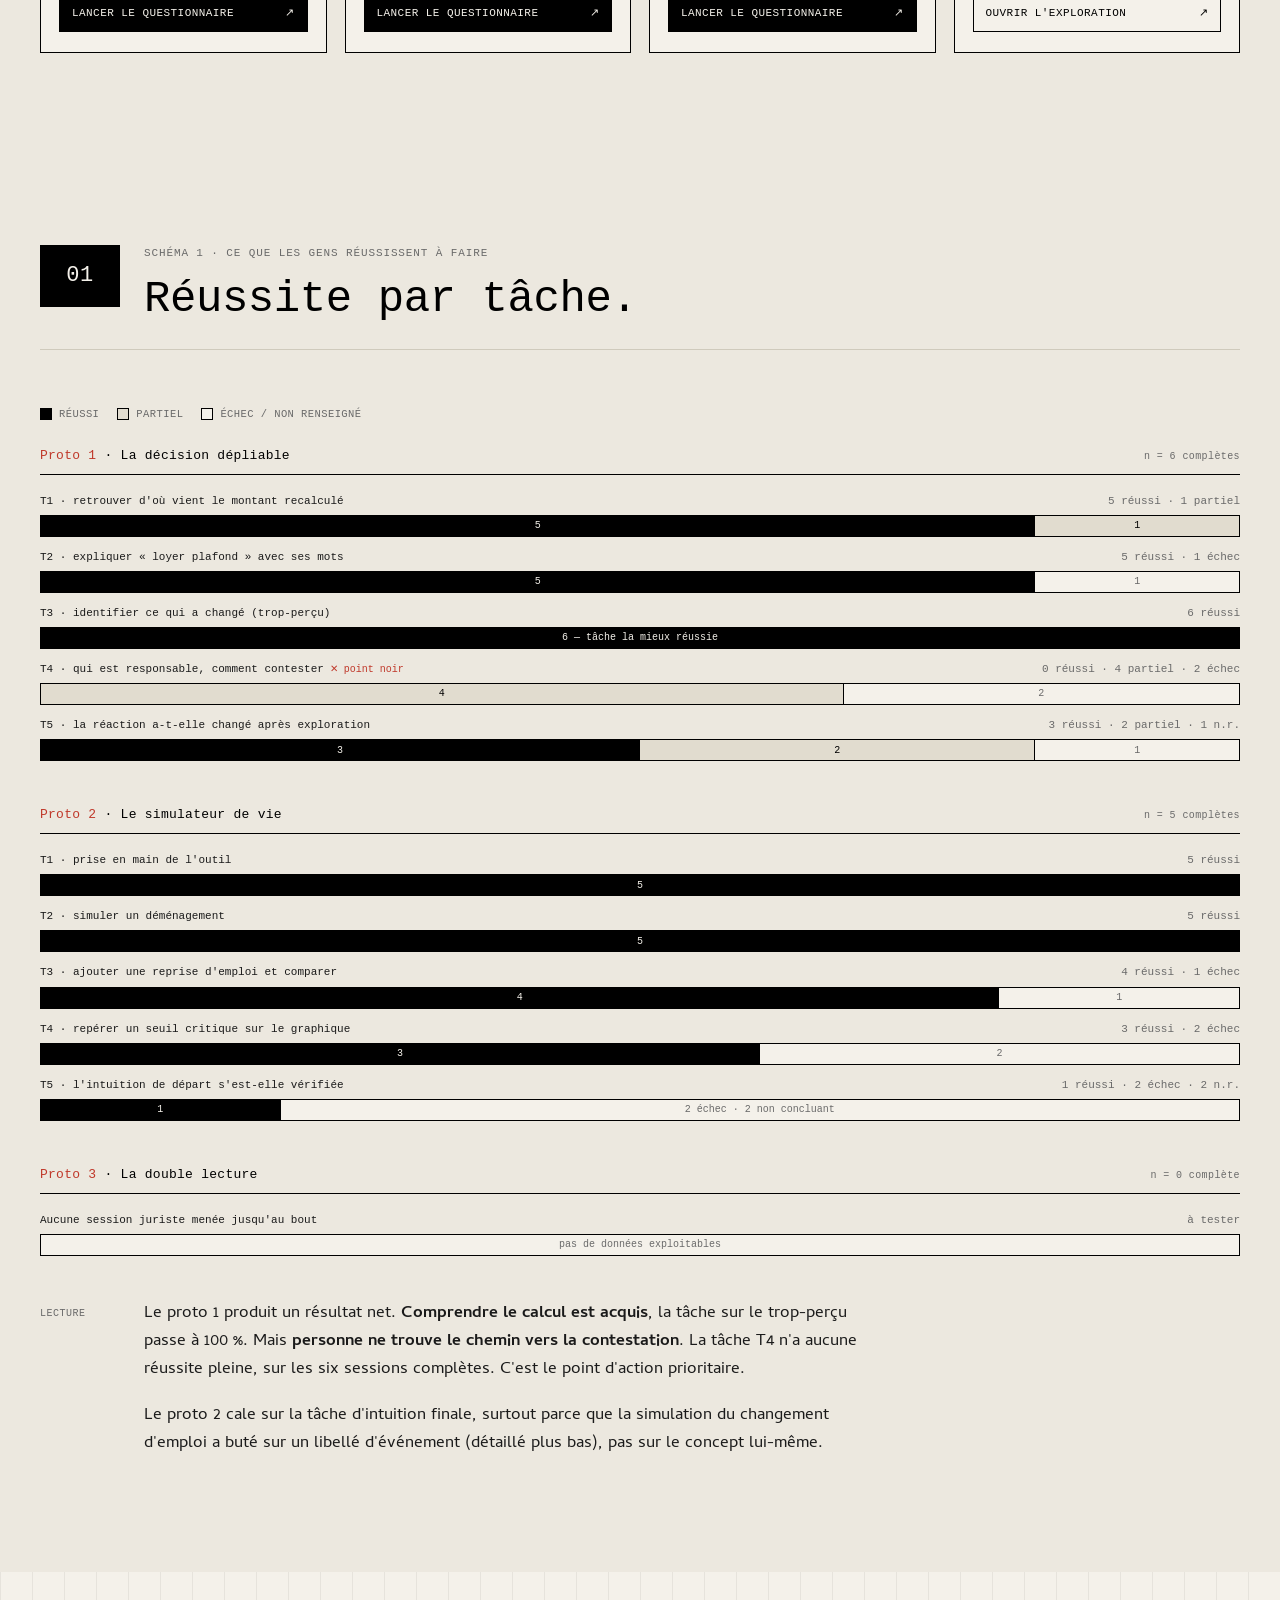
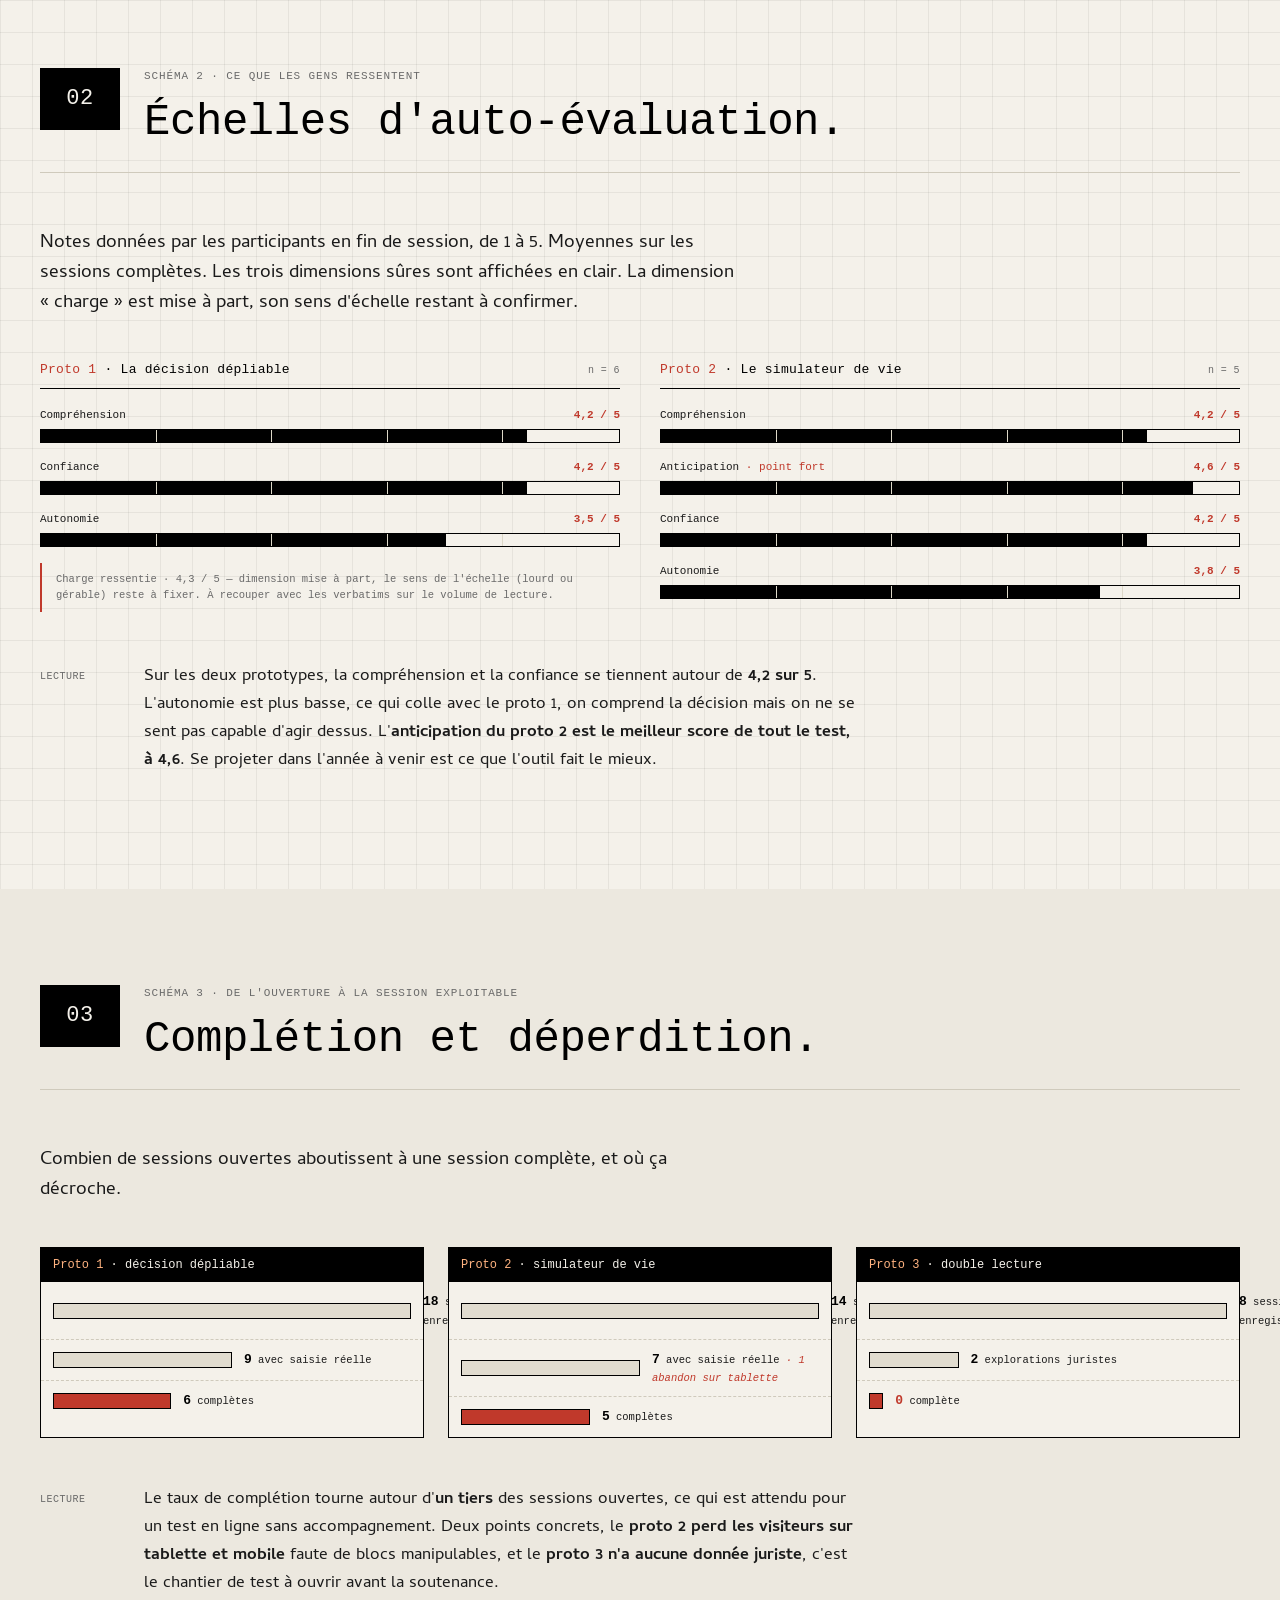
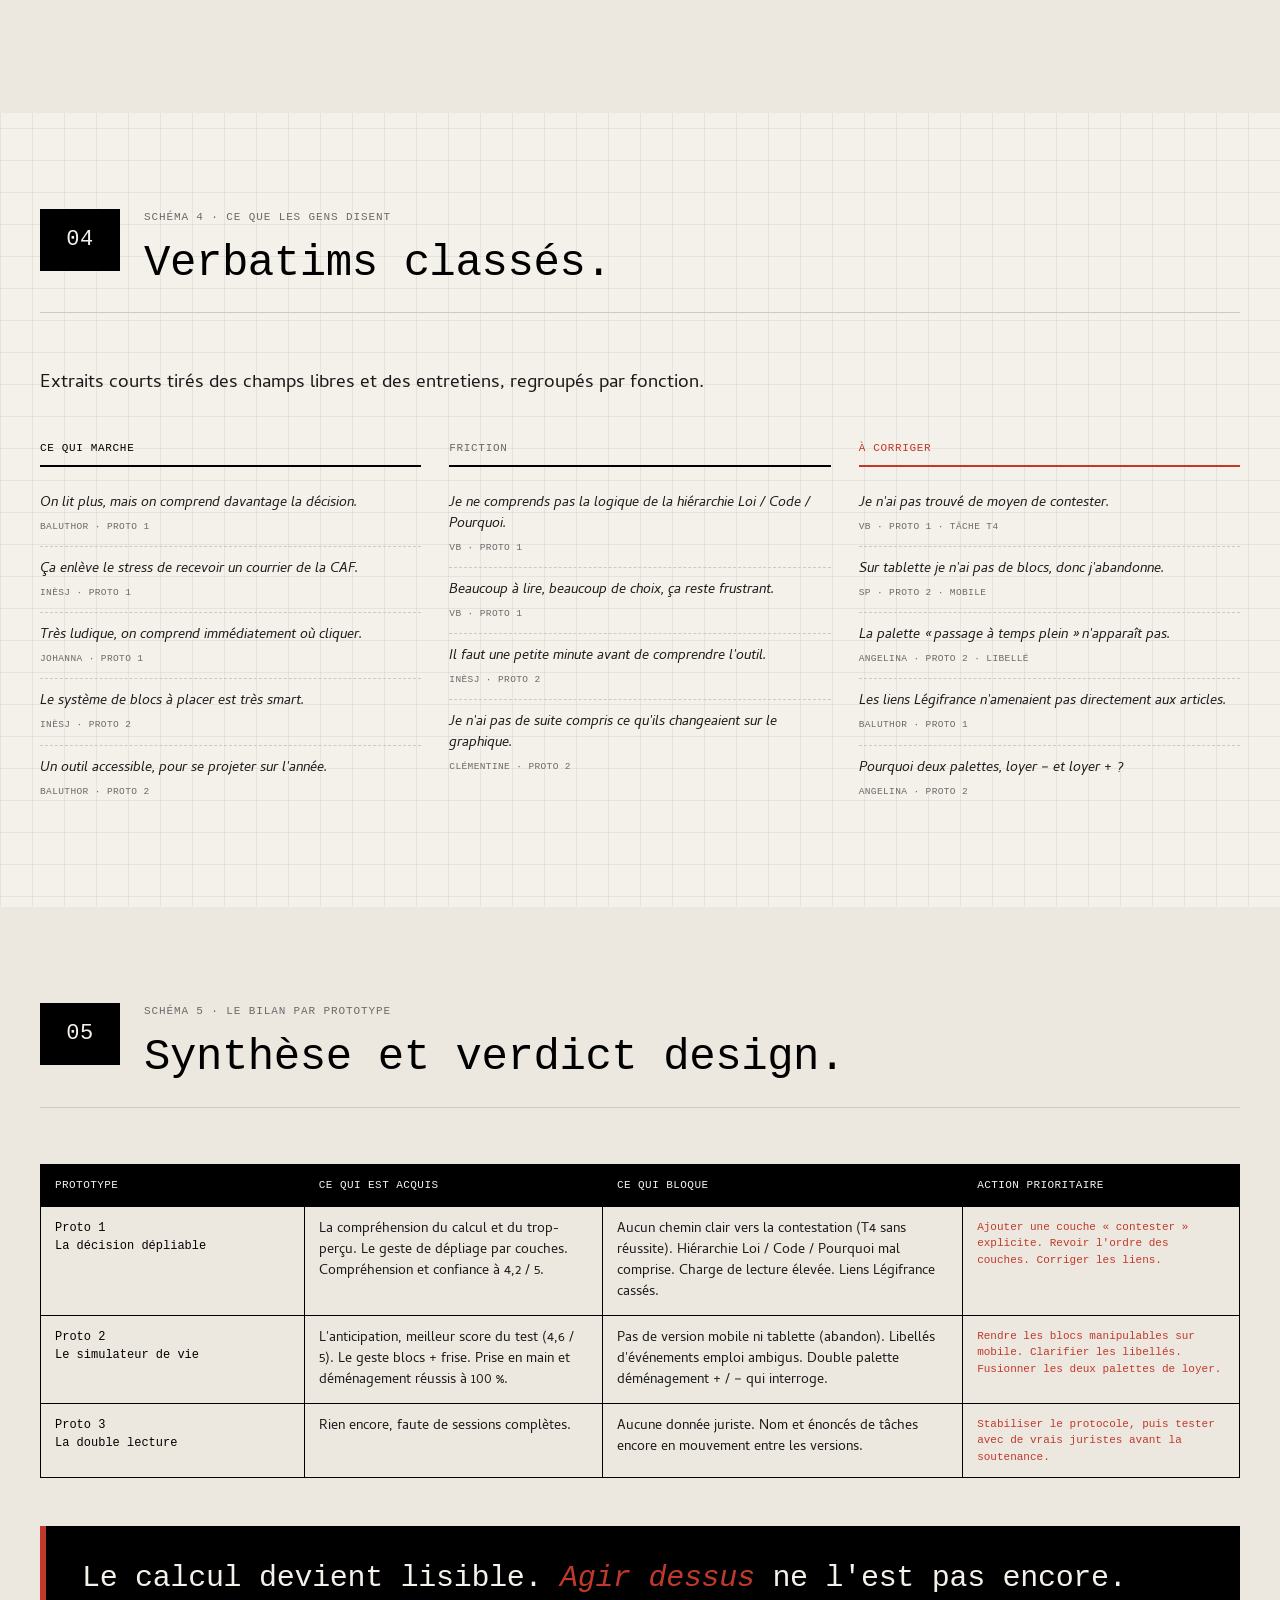
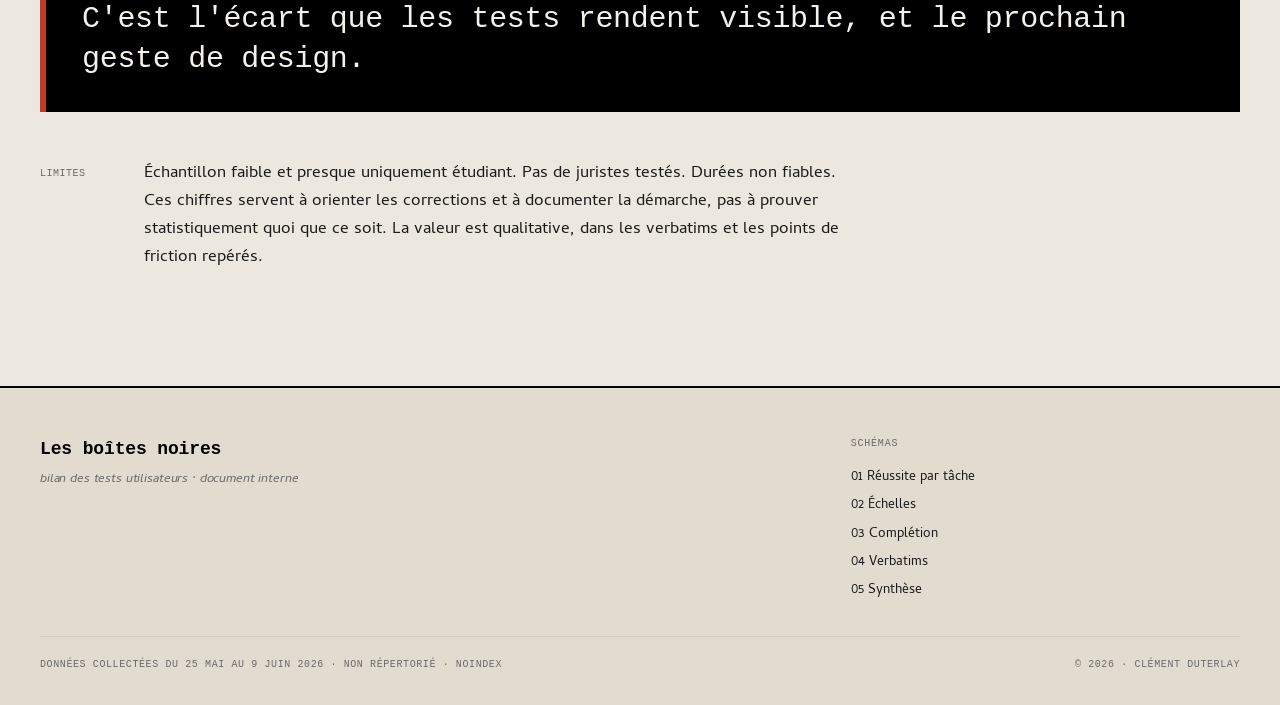
<file: bilan-tests-b7f3c9.html>
<!DOCTYPE html>
<html lang="fr">
<head>
<meta charset="UTF-8">
<meta name="viewport" content="width=device-width, initial-scale=1.0">
<meta name="robots" content="noindex,nofollow">
<title>Bilan des tests utilisateurs — Les boîtes noires (interne)</title>
<meta name="description" content="Document de travail interne. Synthèse des tests utilisateurs des prototypes du mémoire Les boîtes noires. Non répertorié.">

<link rel="preconnect" href="https://fonts.googleapis.com">
<link rel="preconnect" href="https://fonts.gstatic.com" crossorigin>
<link href="https://fonts.googleapis.com/css2?family=Cambay:ital,wght@0,400;0,700;1,400&display=swap" rel="stylesheet">

<link rel="stylesheet" href="css/index.css">

<style>
/* ============================================================================
   BILAN — styles dédiés aux schémas, dans les tokens du site
   ============================================================================ */
.bilan-meta {
  display: inline-block;
  font-family: var(--mono);
  font-size: 11px;
  letter-spacing: 0.06em;
  background: var(--accent);
  color: var(--paper);
  padding: 6px 12px;
  margin-bottom: 20px;
  text-transform: lowercase;
}

/* légende réutilisable */
.legend {
  display: flex;
  flex-wrap: wrap;
  gap: 18px;
  font-family: var(--mono);
  font-size: 10.5px;
  letter-spacing: 0.04em;
  text-transform: uppercase;
  color: var(--mute);
  margin: 0 0 24px 0;
}
.legend span { display: inline-flex; align-items: center; gap: 7px; }
.legend i {
  width: 12px; height: 12px; display: inline-block; border: 1px solid var(--ink);
}
.sw-ok   { background: var(--ink); }
.sw-part { background: var(--paper-deep); }
.sw-fail { background: var(--paper); }

/* ---- schéma 1 : réussite par tâche ---- */
.proto-block { margin-bottom: 44px; }
.proto-block__head {
  font-family: var(--mono);
  font-size: 13px;
  letter-spacing: 0.02em;
  border-bottom: 1px solid var(--ink);
  padding-bottom: 8px;
  margin-bottom: 18px;
  display: flex;
  justify-content: space-between;
  align-items: baseline;
}
.proto-block__head em { font-style: normal; color: var(--accent); }
.proto-block__head small { font-family: var(--mono); font-size: 10px; color: var(--mute); letter-spacing: 0.04em; }

.taskbar { margin-bottom: 12px; }
.taskbar__label {
  font-family: var(--mono);
  font-size: 11px;
  color: var(--ink-soft);
  margin-bottom: 5px;
  display: flex;
  justify-content: space-between;
  gap: 12px;
}
.taskbar__label span:first-child { max-width: 78%; }
.taskbar__label b { font-weight: 400; color: var(--mute); white-space: nowrap; }
.taskbar__track {
  display: flex;
  height: 22px;
  border: 1px solid var(--ink);
  overflow: hidden;
}
.taskbar__seg {
  height: 100%;
  display: flex;
  align-items: center;
  justify-content: center;
  font-family: var(--mono);
  font-size: 10px;
  color: var(--paper);
  border-right: 1px solid var(--ink);
}
.taskbar__seg:last-child { border-right: none; }
.taskbar__seg.ok   { background: var(--ink); color: var(--paper); }
.taskbar__seg.part { background: var(--paper-deep); color: var(--ink); }
.taskbar__seg.fail { background: var(--paper); color: var(--mute); }
.taskbar.is-weak .taskbar__label span:first-child::after {
  content: " ✕ point noir";
  color: var(--accent);
  font-family: var(--mono);
  font-size: 10px;
}

/* ---- schéma 2 : échelles ---- */
.scales {
  display: grid;
  grid-template-columns: 1fr 1fr;
  gap: 40px;
  margin-top: 8px;
}
.scale-row { margin-bottom: 16px; }
.scale-row__label {
  font-family: var(--mono);
  font-size: 11px;
  display: flex;
  justify-content: space-between;
  margin-bottom: 5px;
  color: var(--ink-soft);
}
.scale-row__label b { font-weight: 700; color: var(--accent); }
.scale-row__track {
  height: 14px;
  background: var(--paper);
  border: 1px solid var(--ink);
  position: relative;
}
.scale-row__fill { height: 100%; background: var(--ink); }
.scale-row__ticks {
  position: absolute; inset: 0;
  display: grid; grid-template-columns: repeat(5, 1fr);
  pointer-events: none;
}
.scale-row__ticks span { border-right: 1px solid var(--line-soft); }
.scale-row__ticks span:last-child { border-right: none; }
.scale-note {
  font-family: var(--mono);
  font-size: 10.5px;
  color: var(--mute);
  border-left: 2px solid var(--accent);
  padding: 8px 0 8px 14px;
  margin-top: 8px;
  line-height: 1.55;
}
@media (max-width: 768px) { .scales { grid-template-columns: 1fr; gap: 28px; } }

/* ---- schéma 3 : entonnoir ---- */
.funnel {
  display: grid;
  grid-template-columns: repeat(3, 1fr);
  gap: 24px;
  margin-top: 8px;
}
.funnel__col { border: 1px solid var(--ink); background: var(--paper); }
.funnel__col h4 {
  font-family: var(--mono);
  font-size: 12px;
  font-weight: 400;
  background: var(--ink);
  color: var(--paper);
  padding: 8px 12px;
}
.funnel__col h4 em { font-style: normal; color: var(--catala-key); }
.funnel__step {
  border-bottom: 1px dashed var(--line);
  padding: 10px 12px;
  display: flex;
  align-items: center;
  gap: 12px;
}
.funnel__step:last-child { border-bottom: none; }
.funnel__bar {
  height: 16px;
  background: var(--paper-deep);
  border: 1px solid var(--ink);
  flex-shrink: 0;
}
.funnel__step.is-final .funnel__bar { background: var(--accent); }
.funnel__txt { font-family: var(--mono); font-size: 10.5px; color: var(--ink-soft); }
.funnel__txt b { color: var(--ink); font-size: 13px; }
.funnel__txt.is-zero b { color: var(--accent); }
@media (max-width: 768px) { .funnel { grid-template-columns: 1fr; } }

/* ---- schéma 4 : verbatims ---- */
.verbcols {
  display: grid;
  grid-template-columns: repeat(3, 1fr);
  gap: 28px;
  margin-top: 8px;
}
.verbcol__title {
  font-family: var(--mono);
  font-size: 11px;
  letter-spacing: 0.06em;
  text-transform: uppercase;
  padding-bottom: 8px;
  margin-bottom: 14px;
  border-bottom: 2px solid var(--ink);
}
.verbcol--ok .verbcol__title { color: var(--ink); }
.verbcol--fric .verbcol__title { color: var(--mute); }
.verbcol--fix .verbcol__title { color: var(--accent); border-bottom-color: var(--accent); }
.verb {
  font-family: var(--serif);
  font-size: 14px;
  font-style: italic;
  line-height: 1.5;
  color: var(--ink-soft);
  padding: 12px 0;
  border-bottom: 1px dashed var(--line);
}
.verb:last-child { border-bottom: none; }
.verb cite {
  display: block;
  font-style: normal;
  font-family: var(--mono);
  font-size: 9.5px;
  letter-spacing: 0.04em;
  text-transform: uppercase;
  color: var(--mute);
  margin-top: 6px;
}
@media (max-width: 768px) { .verbcols { grid-template-columns: 1fr; gap: 20px; } }

/* ---- schéma 5 : tableau de synthèse ---- */
.synth {
  width: 100%;
  border-collapse: collapse;
  margin-top: 8px;
  font-size: 14px;
}
.synth th, .synth td {
  border: 1px solid var(--ink);
  padding: 12px 14px;
  text-align: left;
  vertical-align: top;
}
.synth th {
  font-family: var(--mono);
  font-size: 11px;
  letter-spacing: 0.04em;
  text-transform: uppercase;
  background: var(--ink);
  color: var(--paper);
  font-weight: 400;
}
.synth td { font-family: var(--serif); line-height: 1.5; color: var(--ink-soft); }
.synth td:first-child { font-family: var(--mono); font-size: 12px; color: var(--ink); width: 22%; }
.synth .verdict { font-family: var(--mono); font-size: 11px; }
.synth .verdict.go { color: var(--ink); }
.synth .verdict.warn { color: var(--accent); }
@media (max-width: 768px) {
  .synth, .synth tbody, .synth tr, .synth td { display: block; width: 100%; }
  .synth thead { display: none; }
  .synth td { border-top: none; }
  .synth tr { border: 1px solid var(--ink); margin-bottom: 16px; }
  .synth td:first-child { background: var(--ink); color: var(--paper); width: 100%; }
}

/* ---- lanceur : accès prototypes pour la présentation ---- */
.launchgrid { display: grid; grid-template-columns: repeat(4, 1fr); gap: 18px; margin-top: 8px; }
.launch-card {
  border: 1px solid var(--ink); background: var(--paper); padding: 20px 18px;
  display: flex; flex-direction: column; gap: 10px;
  transition: transform .15s, box-shadow .15s;
}
.launch-card:hover { transform: translate(-2px, -2px); box-shadow: 5px 5px 0 var(--accent); }
.launch-card__num { font-family: var(--mono); font-size: 10px; letter-spacing: .08em; text-transform: uppercase; color: var(--accent); }
.launch-card__title { font-family: var(--mono); font-size: 16px; line-height: 1.2; }
.launch-card__aud { font-family: var(--serif); font-size: 13px; font-style: italic; color: var(--mute); flex: 1; }
.launch-card__btn {
  font-family: var(--mono); font-size: 11px; letter-spacing: .04em; text-transform: uppercase;
  background: var(--ink); color: var(--paper); border: 1px solid var(--ink); padding: 9px 12px;
  display: flex; justify-content: space-between; align-items: center;
}
.launch-card__btn::after { content: '\2197'; }
.launch-card:hover .launch-card__btn { background: var(--accent); border-color: var(--accent); }
.launch-card--explore .launch-card__btn { background: var(--paper); color: var(--ink); }
.launch-card--explore:hover .launch-card__btn { background: var(--accent); color: var(--paper); }
@media (max-width: 768px) { .launchgrid { grid-template-columns: 1fr 1fr; } }
@media (max-width: 480px) { .launchgrid { grid-template-columns: 1fr; } }
</style>
</head>

<body>

<header class="book-header">
  <div class="book-header__inner">
    <a href="index.html" class="book-header__tag">les boîtes noires</a>
    <nav class="book-header__nav">
      <a href="#methode"  data-num="00" class="is-active">méthode</a>
      <a href="#lancer"   data-num="▶">lancer</a>
      <a href="#taches"   data-num="01">tâches</a>
      <a href="#echelles" data-num="02">échelles</a>
      <a href="#funnel"   data-num="03">complétion</a>
      <a href="#verb"     data-num="04">verbatims</a>
      <a href="#synth"    data-num="05">synthèse</a>
    </nav>
    <div class="book-header__page">document interne · non répertorié</div>
  </div>
</header>

<!-- ============================================================================
     00 — MÉTHODE
     ============================================================================ -->
<section class="section" id="methode">
  <div class="section__inner">

    <div class="section__head">
      <div class="section__num">00</div>
      <div>
        <div class="bilan-meta">document de travail · non répertorié</div>
        <h2 class="section__title">Bilan des tests utilisateurs.</h2>
      </div>
    </div>

    <p class="section__lead">
      Synthèse des sessions enregistrées sur les trois prototypes interactifs entre
      le 25 mai et le 9 juin 2026. Les données proviennent des fichiers de résultats
      collectés en ligne. Cette page n'est liée nulle part sur le site et n'est pas indexée.
    </p>

    <div class="def-block">
      <div class="def-block__label">Ce qui est compté, ce qui est écarté</div>
      <p>Le tri sépare les sessions exploitables des entrées de calibration. Sont écartés
      les tests internes <em>(pseudo « test », commandes serveur saisies dans les champs)</em>,
      les sessions ouvertes sans aucune saisie, et une session de chahut. Une session est dite
      <strong>complète</strong> quand les cinq tâches et l'entretien ont été renseignés.</p>
      <ul>
        <li><strong>Proto 1 · La décision dépliable</strong> — 6 sessions complètes, 2 partielles, sur 18 enregistrées.</li>
        <li><strong>Proto 2 · Le simulateur de vie</strong> — 5 sessions complètes, 2 partielles, sur 14 enregistrées.</li>
        <li><strong>Proto 3 · La double lecture</strong> — 0 session complète, 2 explorations, sur 8 enregistrées.</li>
      </ul>
    </div>

    <div class="section__body section__body--spaced">
      <div class="section__body-margin">Profils</div>
      <div class="section__body-main">
        <p>
          Le panel est presque entièrement composé d'<strong>étudiants</strong>, recrutés
          en ligne. C'est le public cible du proto 2 et un public pertinent du proto 1, mais
          c'est une limite à garder en tête. Le proto 3 vise des <strong>juristes</strong>,
          qui n'ont pas encore été testés en conditions réelles.
        </p>
        <p>
          Les durées sont indicatives. Plusieurs sessions ont été laissées ouvertes longtemps,
          ce qui gonfle artificiellement certains temps de tâche. Les chiffres ci-dessous portent
          donc sur la <strong>réussite</strong> et le <strong>ressenti</strong>, pas sur le chronomètre.
        </p>
      </div>
    </div>

  </div>
</section>

<!-- ============================================================================
     LANCEUR — accès prototypes pour la présentation
     ============================================================================ -->
<section class="section section--alt" id="lancer">
  <div class="section__inner">

    <div class="section__head">
      <div class="section__num">▶</div>
      <div>
        <div class="section__sub">Pour la présentation · ouverture en nouvel onglet</div>
        <h2 class="section__title">Lancer les prototypes.</h2>
      </div>
    </div>

    <p class="section__lead">
      Accès direct à chaque prototype. Les protos 1 à 3 s'ouvrent sur leur questionnaire de test
      (accueil, mise en scène, tâches, entretien). Le proto 4 est l'exploration visuelle, sans
      questionnaire. Chaque lien s'ouvre dans un nouvel onglet pour garder ce bilan en fond.
    </p>

    <div class="launchgrid">

      <a class="launch-card" href="proto1.html?test=1" target="_blank" rel="noopener">
        <span class="launch-card__num">Proto 01 · questionnaire</span>
        <span class="launch-card__title">La décision dépliable</span>
        <span class="launch-card__aud">Pour l'allocataire</span>
        <span class="launch-card__btn">Lancer le questionnaire</span>
      </a>

      <a class="launch-card" href="proto2.html?test=1" target="_blank" rel="noopener">
        <span class="launch-card__num">Proto 02 · questionnaire</span>
        <span class="launch-card__title">Le simulateur de vie</span>
        <span class="launch-card__aud">Pour l'allocataire prospectif</span>
        <span class="launch-card__btn">Lancer le questionnaire</span>
      </a>

      <a class="launch-card" href="proto3.html?test=1" target="_blank" rel="noopener">
        <span class="launch-card__num">Proto 03 · questionnaire</span>
        <span class="launch-card__title">La double lecture</span>
        <span class="launch-card__aud">Pour le juriste</span>
        <span class="launch-card__btn">Lancer le questionnaire</span>
      </a>

      <a class="launch-card launch-card--explore" href="proto4.html" target="_blank" rel="noopener">
        <span class="launch-card__num">Proto 04 · exploration</span>
        <span class="launch-card__title">La tour de calcul</span>
        <span class="launch-card__aud">Maquette visuelle, sans questionnaire</span>
        <span class="launch-card__btn">Ouvrir l'exploration</span>
      </a>

    </div>

  </div>
</section>

<!-- ============================================================================
     01 — RÉUSSITE PAR TÂCHE
     ============================================================================ -->
<section class="section section--alt" id="taches">
  <div class="section__inner">

    <div class="section__head">
      <div class="section__num">01</div>
      <div>
        <div class="section__sub">Schéma 1 · ce que les gens réussissent à faire</div>
        <h2 class="section__title">Réussite par tâche.</h2>
      </div>
    </div>

    <div class="legend">
      <span><i class="sw-ok"></i> réussi</span>
      <span><i class="sw-part"></i> partiel</span>
      <span><i class="sw-fail"></i> échec / non renseigné</span>
    </div>

    <!-- PROTO 1 -->
    <div class="proto-block">
      <div class="proto-block__head"><span><em>Proto 1</em> · La décision dépliable</span><small>n = 6 complètes</small></div>

      <div class="taskbar">
        <div class="taskbar__label"><span>T1 · retrouver d'où vient le montant recalculé</span><b>5 réussi · 1 partiel</b></div>
        <div class="taskbar__track">
          <div class="taskbar__seg ok" style="width:83%">5</div>
          <div class="taskbar__seg part" style="width:17%">1</div>
        </div>
      </div>

      <div class="taskbar">
        <div class="taskbar__label"><span>T2 · expliquer « loyer plafond » avec ses mots</span><b>5 réussi · 1 échec</b></div>
        <div class="taskbar__track">
          <div class="taskbar__seg ok" style="width:83%">5</div>
          <div class="taskbar__seg fail" style="width:17%">1</div>
        </div>
      </div>

      <div class="taskbar">
        <div class="taskbar__label"><span>T3 · identifier ce qui a changé (trop-perçu)</span><b>6 réussi</b></div>
        <div class="taskbar__track">
          <div class="taskbar__seg ok" style="width:100%">6 — tâche la mieux réussie</div>
        </div>
      </div>

      <div class="taskbar is-weak">
        <div class="taskbar__label"><span>T4 · qui est responsable, comment contester</span><b>0 réussi · 4 partiel · 2 échec</b></div>
        <div class="taskbar__track">
          <div class="taskbar__seg part" style="width:67%">4</div>
          <div class="taskbar__seg fail" style="width:33%">2</div>
        </div>
      </div>

      <div class="taskbar">
        <div class="taskbar__label"><span>T5 · la réaction a-t-elle changé après exploration</span><b>3 réussi · 2 partiel · 1 n.r.</b></div>
        <div class="taskbar__track">
          <div class="taskbar__seg ok" style="width:50%">3</div>
          <div class="taskbar__seg part" style="width:33%">2</div>
          <div class="taskbar__seg fail" style="width:17%">1</div>
        </div>
      </div>
    </div>

    <!-- PROTO 2 -->
    <div class="proto-block">
      <div class="proto-block__head"><span><em>Proto 2</em> · Le simulateur de vie</span><small>n = 5 complètes</small></div>

      <div class="taskbar">
        <div class="taskbar__label"><span>T1 · prise en main de l'outil</span><b>5 réussi</b></div>
        <div class="taskbar__track"><div class="taskbar__seg ok" style="width:100%">5</div></div>
      </div>

      <div class="taskbar">
        <div class="taskbar__label"><span>T2 · simuler un déménagement</span><b>5 réussi</b></div>
        <div class="taskbar__track"><div class="taskbar__seg ok" style="width:100%">5</div></div>
      </div>

      <div class="taskbar">
        <div class="taskbar__label"><span>T3 · ajouter une reprise d'emploi et comparer</span><b>4 réussi · 1 échec</b></div>
        <div class="taskbar__track">
          <div class="taskbar__seg ok" style="width:80%">4</div>
          <div class="taskbar__seg fail" style="width:20%">1</div>
        </div>
      </div>

      <div class="taskbar">
        <div class="taskbar__label"><span>T4 · repérer un seuil critique sur le graphique</span><b>3 réussi · 2 échec</b></div>
        <div class="taskbar__track">
          <div class="taskbar__seg ok" style="width:60%">3</div>
          <div class="taskbar__seg fail" style="width:40%">2</div>
        </div>
      </div>

      <div class="taskbar">
        <div class="taskbar__label"><span>T5 · l'intuition de départ s'est-elle vérifiée</span><b>1 réussi · 2 échec · 2 n.r.</b></div>
        <div class="taskbar__track">
          <div class="taskbar__seg ok" style="width:20%">1</div>
          <div class="taskbar__seg fail" style="width:80%">2 échec · 2 non concluant</div>
        </div>
      </div>
    </div>

    <!-- PROTO 3 -->
    <div class="proto-block">
      <div class="proto-block__head"><span><em>Proto 3</em> · La double lecture</span><small>n = 0 complète</small></div>
      <div class="taskbar">
        <div class="taskbar__label"><span>Aucune session juriste menée jusqu'au bout</span><b>à tester</b></div>
        <div class="taskbar__track"><div class="taskbar__seg fail" style="width:100%">pas de données exploitables</div></div>
      </div>
    </div>

    <div class="section__body">
      <div class="section__body-margin">Lecture</div>
      <div class="section__body-main">
        <p>
          Le proto 1 produit un résultat net. <strong>Comprendre le calcul est acquis</strong>,
          la tâche sur le trop-perçu passe à 100 %. Mais <strong>personne ne trouve le chemin
          vers la contestation</strong>. La tâche T4 n'a aucune réussite pleine, sur les six
          sessions complètes. C'est le point d'action prioritaire.
        </p>
        <p>
          Le proto 2 cale sur la tâche d'intuition finale, surtout parce que la simulation du
          changement d'emploi a buté sur un libellé d'événement (détaillé plus bas), pas sur
          le concept lui-même.
        </p>
      </div>
    </div>

  </div>
</section>

<!-- ============================================================================
     02 — ÉCHELLES
     ============================================================================ -->
<section class="section" id="echelles">
  <div class="section__inner">

    <div class="section__head">
      <div class="section__num">02</div>
      <div>
        <div class="section__sub">Schéma 2 · ce que les gens ressentent</div>
        <h2 class="section__title">Échelles d'auto-évaluation.</h2>
      </div>
    </div>

    <p class="section__lead">
      Notes données par les participants en fin de session, de 1 à 5. Moyennes sur les sessions
      complètes. Les trois dimensions sûres sont affichées en clair. La dimension « charge » est
      mise à part, son sens d'échelle restant à confirmer.
    </p>

    <div class="scales">

      <div>
        <div class="proto-block__head"><span><em>Proto 1</em> · La décision dépliable</span><small>n = 6</small></div>

        <div class="scale-row">
          <div class="scale-row__label"><span>Compréhension</span><b>4,2 / 5</b></div>
          <div class="scale-row__track"><div class="scale-row__fill" style="width:84%"></div><div class="scale-row__ticks"><span></span><span></span><span></span><span></span><span></span></div></div>
        </div>
        <div class="scale-row">
          <div class="scale-row__label"><span>Confiance</span><b>4,2 / 5</b></div>
          <div class="scale-row__track"><div class="scale-row__fill" style="width:84%"></div><div class="scale-row__ticks"><span></span><span></span><span></span><span></span><span></span></div></div>
        </div>
        <div class="scale-row">
          <div class="scale-row__label"><span>Autonomie</span><b>3,5 / 5</b></div>
          <div class="scale-row__track"><div class="scale-row__fill" style="width:70%"></div><div class="scale-row__ticks"><span></span><span></span><span></span><span></span><span></span></div></div>
        </div>

        <div class="scale-note">
          Charge ressentie · 4,3 / 5 — dimension mise à part, le sens de l'échelle
          (lourd ou gérable) reste à fixer. À recouper avec les verbatims sur le volume de lecture.
        </div>
      </div>

      <div>
        <div class="proto-block__head"><span><em>Proto 2</em> · Le simulateur de vie</span><small>n = 5</small></div>

        <div class="scale-row">
          <div class="scale-row__label"><span>Compréhension</span><b>4,2 / 5</b></div>
          <div class="scale-row__track"><div class="scale-row__fill" style="width:84%"></div><div class="scale-row__ticks"><span></span><span></span><span></span><span></span><span></span></div></div>
        </div>
        <div class="scale-row">
          <div class="scale-row__label"><span>Anticipation <em style="color:var(--accent);font-style:normal">· point fort</em></span><b>4,6 / 5</b></div>
          <div class="scale-row__track"><div class="scale-row__fill" style="width:92%"></div><div class="scale-row__ticks"><span></span><span></span><span></span><span></span><span></span></div></div>
        </div>
        <div class="scale-row">
          <div class="scale-row__label"><span>Confiance</span><b>4,2 / 5</b></div>
          <div class="scale-row__track"><div class="scale-row__fill" style="width:84%"></div><div class="scale-row__ticks"><span></span><span></span><span></span><span></span><span></span></div></div>
        </div>
        <div class="scale-row">
          <div class="scale-row__label"><span>Autonomie</span><b>3,8 / 5</b></div>
          <div class="scale-row__track"><div class="scale-row__fill" style="width:76%"></div><div class="scale-row__ticks"><span></span><span></span><span></span><span></span><span></span></div></div>
        </div>
      </div>

    </div>

    <div class="section__body section__body--spaced">
      <div class="section__body-margin">Lecture</div>
      <div class="section__body-main">
        <p>
          Sur les deux prototypes, la compréhension et la confiance se tiennent autour de
          <strong>4,2 sur 5</strong>. L'autonomie est plus basse, ce qui colle avec le proto 1,
          on comprend la décision mais on ne se sent pas capable d'agir dessus.
          L'<strong>anticipation du proto 2 est le meilleur score de tout le test, à 4,6</strong>.
          Se projeter dans l'année à venir est ce que l'outil fait le mieux.
        </p>
      </div>
    </div>

  </div>
</section>

<!-- ============================================================================
     03 — ENTONNOIR
     ============================================================================ -->
<section class="section section--alt" id="funnel">
  <div class="section__inner">

    <div class="section__head">
      <div class="section__num">03</div>
      <div>
        <div class="section__sub">Schéma 3 · de l'ouverture à la session exploitable</div>
        <h2 class="section__title">Complétion et déperdition.</h2>
      </div>
    </div>

    <p class="section__lead">
      Combien de sessions ouvertes aboutissent à une session complète, et où ça décroche.
    </p>

    <div class="funnel">

      <div class="funnel__col">
        <h4><em>Proto 1</em> · décision dépliable</h4>
        <div class="funnel__step"><div class="funnel__bar" style="width:100%"></div><div class="funnel__txt"><b>18</b> sessions enregistrées</div></div>
        <div class="funnel__step"><div class="funnel__bar" style="width:50%"></div><div class="funnel__txt"><b>9</b> avec saisie réelle</div></div>
        <div class="funnel__step is-final"><div class="funnel__bar" style="width:33%"></div><div class="funnel__txt"><b>6</b> complètes</div></div>
      </div>

      <div class="funnel__col">
        <h4><em>Proto 2</em> · simulateur de vie</h4>
        <div class="funnel__step"><div class="funnel__bar" style="width:100%"></div><div class="funnel__txt"><b>14</b> sessions enregistrées</div></div>
        <div class="funnel__step"><div class="funnel__bar" style="width:50%"></div><div class="funnel__txt"><b>7</b> avec saisie réelle <em style="color:var(--accent)">· 1 abandon sur tablette</em></div></div>
        <div class="funnel__step is-final"><div class="funnel__bar" style="width:36%"></div><div class="funnel__txt"><b>5</b> complètes</div></div>
      </div>

      <div class="funnel__col">
        <h4><em>Proto 3</em> · double lecture</h4>
        <div class="funnel__step"><div class="funnel__bar" style="width:100%"></div><div class="funnel__txt"><b>8</b> sessions enregistrées</div></div>
        <div class="funnel__step"><div class="funnel__bar" style="width:25%"></div><div class="funnel__txt"><b>2</b> explorations juristes</div></div>
        <div class="funnel__step is-final"><div class="funnel__bar" style="width:4%"></div><div class="funnel__txt is-zero"><b>0</b> complète</div></div>
      </div>

    </div>

    <div class="section__body section__body--spaced">
      <div class="section__body-margin">Lecture</div>
      <div class="section__body-main">
        <p>
          Le taux de complétion tourne autour d'<strong>un tiers</strong> des sessions ouvertes,
          ce qui est attendu pour un test en ligne sans accompagnement. Deux points concrets,
          le <strong>proto 2 perd les visiteurs sur tablette et mobile</strong> faute de blocs
          manipulables, et le <strong>proto 3 n'a aucune donnée juriste</strong>, c'est le chantier
          de test à ouvrir avant la soutenance.
        </p>
      </div>
    </div>

  </div>
</section>

<!-- ============================================================================
     04 — VERBATIMS
     ============================================================================ -->
<section class="section" id="verb">
  <div class="section__inner">

    <div class="section__head">
      <div class="section__num">04</div>
      <div>
        <div class="section__sub">Schéma 4 · ce que les gens disent</div>
        <h2 class="section__title">Verbatims classés.</h2>
      </div>
    </div>

    <p class="section__lead">
      Extraits courts tirés des champs libres et des entretiens, regroupés par fonction.
    </p>

    <div class="verbcols">

      <div class="verbcol verbcol--ok">
        <div class="verbcol__title">Ce qui marche</div>
        <div class="verb">On lit plus, mais on comprend davantage la décision.<cite>Baluthor · proto 1</cite></div>
        <div class="verb">Ça enlève le stress de recevoir un courrier de la CAF.<cite>InèsJ · proto 1</cite></div>
        <div class="verb">Très ludique, on comprend immédiatement où cliquer.<cite>Johanna · proto 1</cite></div>
        <div class="verb">Le système de blocs à placer est très smart.<cite>InèsJ · proto 2</cite></div>
        <div class="verb">Un outil accessible, pour se projeter sur l'année.<cite>Baluthor · proto 2</cite></div>
      </div>

      <div class="verbcol verbcol--fric">
        <div class="verbcol__title">Friction</div>
        <div class="verb">Je ne comprends pas la logique de la hiérarchie Loi / Code / Pourquoi.<cite>VB · proto 1</cite></div>
        <div class="verb">Beaucoup à lire, beaucoup de choix, ça reste frustrant.<cite>VB · proto 1</cite></div>
        <div class="verb">Il faut une petite minute avant de comprendre l'outil.<cite>InèsJ · proto 2</cite></div>
        <div class="verb">Je n'ai pas de suite compris ce qu'ils changeaient sur le graphique.<cite>Clémentine · proto 2</cite></div>
      </div>

      <div class="verbcol verbcol--fix">
        <div class="verbcol__title">À corriger</div>
        <div class="verb">Je n'ai pas trouvé de moyen de contester.<cite>VB · proto 1 · tâche T4</cite></div>
        <div class="verb">Sur tablette je n'ai pas de blocs, donc j'abandonne.<cite>SP · proto 2 · mobile</cite></div>
        <div class="verb">La palette « passage à temps plein » n'apparaît pas.<cite>Angelina · proto 2 · libellé</cite></div>
        <div class="verb">Les liens Légifrance n'amenaient pas directement aux articles.<cite>Baluthor · proto 1</cite></div>
        <div class="verb">Pourquoi deux palettes, loyer − et loyer + ?<cite>Angelina · proto 2</cite></div>
      </div>

    </div>

  </div>
</section>

<!-- ============================================================================
     05 — SYNTHÈSE
     ============================================================================ -->
<section class="section section--alt" id="synth">
  <div class="section__inner">

    <div class="section__head">
      <div class="section__num">05</div>
      <div>
        <div class="section__sub">Schéma 5 · le bilan par prototype</div>
        <h2 class="section__title">Synthèse et verdict design.</h2>
      </div>
    </div>

    <table class="synth">
      <thead>
        <tr>
          <th>Prototype</th>
          <th>Ce qui est acquis</th>
          <th>Ce qui bloque</th>
          <th>Action prioritaire</th>
        </tr>
      </thead>
      <tbody>
        <tr id="r-proto1">
          <td>Proto 1<br>La décision dépliable</td>
          <td>La compréhension du calcul et du trop-perçu. Le geste de dépliage par couches. Compréhension et confiance à 4,2 / 5.</td>
          <td>Aucun chemin clair vers la contestation (T4 sans réussite). Hiérarchie Loi / Code / Pourquoi mal comprise. Charge de lecture élevée. Liens Légifrance cassés.</td>
          <td class="verdict warn">Ajouter une couche « contester » explicite. Revoir l'ordre des couches. Corriger les liens.</td>
        </tr>
        <tr id="r-proto2">
          <td>Proto 2<br>Le simulateur de vie</td>
          <td>L'anticipation, meilleur score du test (4,6 / 5). Le geste blocs + frise. Prise en main et déménagement réussis à 100 %.</td>
          <td>Pas de version mobile ni tablette (abandon). Libellés d'événements emploi ambigus. Double palette déménagement + / − qui interroge.</td>
          <td class="verdict warn">Rendre les blocs manipulables sur mobile. Clarifier les libellés. Fusionner les deux palettes de loyer.</td>
        </tr>
        <tr id="r-proto3">
          <td>Proto 3<br>La double lecture</td>
          <td>Rien encore, faute de sessions complètes.</td>
          <td>Aucune donnée juriste. Nom et énoncés de tâches encore en mouvement entre les versions.</td>
          <td class="verdict warn">Stabiliser le protocole, puis tester avec de vrais juristes avant la soutenance.</td>
        </tr>
      </tbody>
    </table>

    <div class="enjeux-pull" style="margin-top:48px;">
      Le calcul devient lisible. <em>Agir dessus</em> ne l'est pas encore.
      C'est l'écart que les tests rendent visible, et le prochain geste de design.
    </div>

    <div class="section__body section__body--spaced">
      <div class="section__body-margin">Limites</div>
      <div class="section__body-main">
        <p>
          Échantillon faible et presque uniquement étudiant. Pas de juristes testés. Durées non
          fiables. Ces chiffres servent à orienter les corrections et à documenter la démarche,
          pas à prouver statistiquement quoi que ce soit. La valeur est qualitative, dans les
          verbatims et les points de friction repérés.
        </p>
      </div>
    </div>

  </div>
</section>

<footer class="foot">
  <div class="foot__inner">
    <div class="foot__brand">
      <strong>Les boîtes noires</strong>
      <small>bilan des tests utilisateurs · document interne</small>
    </div>
    <div class="foot__col">
      <h4>Schémas</h4>
      <a href="#taches">01 Réussite par tâche</a>
      <a href="#echelles">02 Échelles</a>
      <a href="#funnel">03 Complétion</a>
      <a href="#verb">04 Verbatims</a>
      <a href="#synth">05 Synthèse</a>
    </div>
  </div>
  <div class="foot__bottom">
    <div>données collectées du 25 mai au 9 juin 2026 · non répertorié · noindex</div>
    <div>© 2026 · clément duterlay</div>
  </div>
</footer>

</body>
</html>
</file>
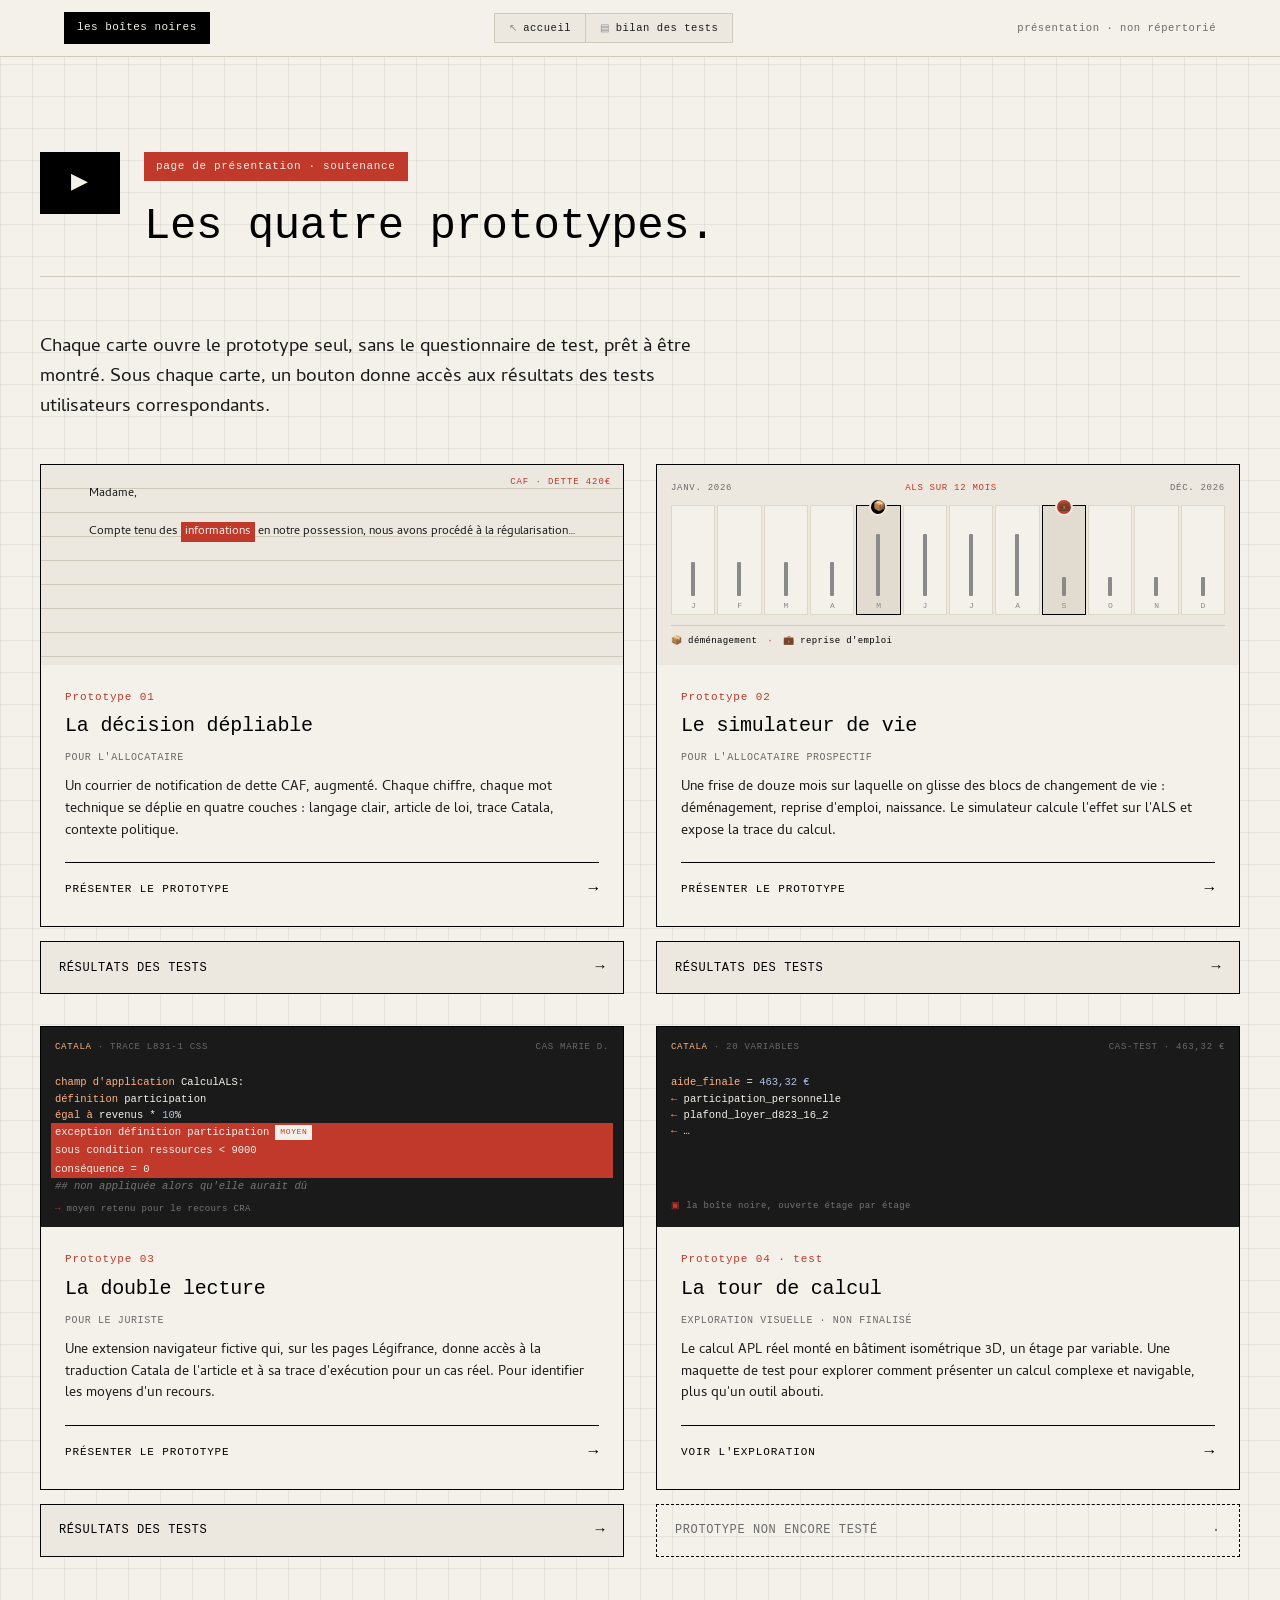
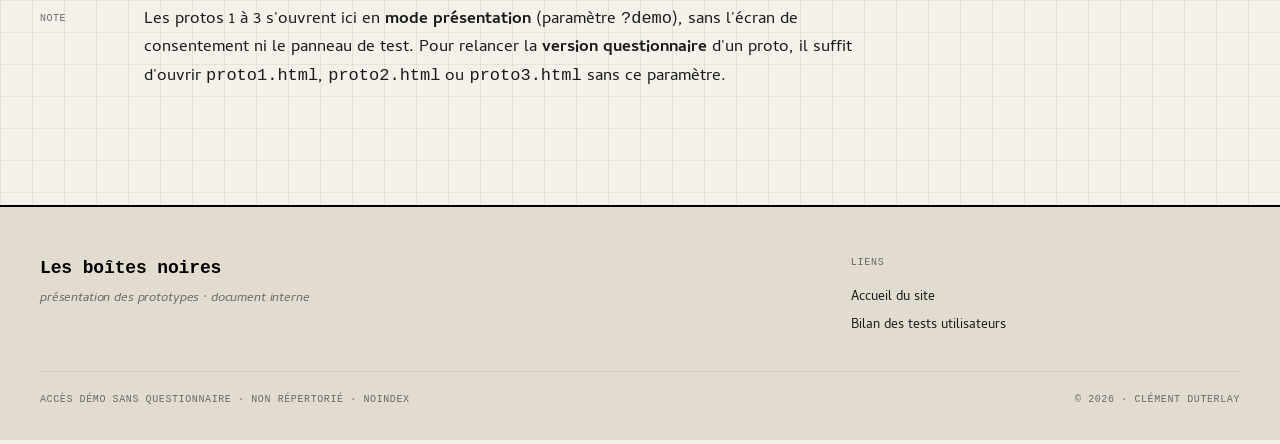
<file: presentation-protos-4a2e7d.html>
<!DOCTYPE html>
<html lang="fr">
<head>
<meta charset="UTF-8">
<meta name="viewport" content="width=device-width, initial-scale=1.0">
<meta name="robots" content="noindex,nofollow">
<title>Présentation des prototypes — Les boîtes noires (interne)</title>
<meta name="description" content="Page de présentation. Les quatre prototypes en accès direct, sans questionnaire, avec accès aux résultats de test. Non répertorié.">

<link rel="preconnect" href="https://fonts.googleapis.com">
<link rel="preconnect" href="https://fonts.gstatic.com" crossorigin>
<link href="https://fonts.googleapis.com/css2?family=Cambay:ital,wght@0,400;0,700;1,400&display=swap" rel="stylesheet">

<link rel="stylesheet" href="css/index.css">

<style>
.present-meta {
  display: inline-block;
  font-family: var(--mono);
  font-size: 11px;
  letter-spacing: 0.06em;
  background: var(--accent);
  color: var(--paper);
  padding: 6px 12px;
  margin-bottom: 20px;
  text-transform: lowercase;
}
.presentgrid {
  display: grid;
  grid-template-columns: repeat(2, 1fr);
  gap: 32px;
  margin-top: 8px;
}
.present-card { display: flex; flex-direction: column; gap: 14px; }
/* le proto-card reste la carte cliquable (lien vers la démo) */
.present-card .proto-card { flex: 0 0 auto; }
.present-results {
  font-family: var(--mono);
  font-size: 12px;
  letter-spacing: 0.05em;
  text-transform: uppercase;
  border: 1px solid var(--ink);
  background: var(--paper-soft);
  color: var(--ink);
  padding: 14px 18px;
  display: flex;
  justify-content: space-between;
  align-items: center;
  transition: all 0.15s;
}
.present-results::after { content: '→'; font-size: 15px; }
.present-results:hover { background: var(--ink); color: var(--paper); }
.present-results--none {
  background: transparent;
  color: var(--mute);
  border-style: dashed;
  cursor: default;
}
.present-results--none:hover { background: transparent; color: var(--mute); }
.present-results--none::after { content: '·'; }
@media (max-width: 900px) { .presentgrid { grid-template-columns: 1fr; } }
</style>
</head>

<body>

<header class="book-header">
  <div class="book-header__inner">
    <a href="index.html" class="book-header__tag">les boîtes noires</a>
    <nav class="book-header__nav">
      <a href="index.html" data-num="↖">accueil</a>
      <a href="bilan-tests-b7f3c9.html" data-num="▤">bilan des tests</a>
    </nav>
    <div class="book-header__page">présentation · non répertorié</div>
  </div>
</header>

<section class="section" id="present">
  <div class="section__inner">

    <div class="section__head">
      <div class="section__num">▶</div>
      <div>
        <div class="present-meta">page de présentation · soutenance</div>
        <h2 class="section__title">Les quatre prototypes.</h2>
      </div>
    </div>

    <p class="section__lead">
      Chaque carte ouvre le prototype seul, sans le questionnaire de test, prêt à être montré.
      Sous chaque carte, un bouton donne accès aux résultats des tests utilisateurs correspondants.
    </p>

    <div class="presentgrid">

      <!-- PROTO 1 -->
      <div class="present-card">
        <a href="proto1.html?demo=1" class="proto-card">
          <div class="proto-card__visual proto-card__visual--lettre">
            <div class="lettre-from">CAF · DETTE 420€</div>
            <div class="lettre-body">
              Madame,<br><br>
              Compte tenu des <mark>informations</mark> en notre possession, nous avons procédé à la régularisation…
            </div>
          </div>
          <div class="proto-card__body">
            <div class="proto-card__num">Prototype 01</div>
            <div class="proto-card__title">La décision dépliable</div>
            <div class="proto-card__pub">Pour l'allocataire</div>
            <p class="proto-card__text">
              Un courrier de notification de dette CAF, augmenté. Chaque chiffre,
              chaque mot technique se déplie en quatre couches : langage clair,
              article de loi, trace Catala, contexte politique.
            </p>
            <div class="proto-card__cta">Présenter le prototype</div>
          </div>
        </a>
        <a class="present-results" href="bilan-tests-b7f3c9.html#r-proto1">Résultats des tests</a>
      </div>

      <!-- PROTO 2 -->
      <div class="present-card">
        <a href="proto2.html?demo=1" class="proto-card">
          <div class="proto-card__visual proto-card__visual--calendar">
            <div class="cal-head">
              <span>Janv. 2026</span>
              <span><em>ALS sur 12 mois</em></span>
              <span>Déc. 2026</span>
            </div>
            <div class="cal-grid">
              <div class="cal-month"><div class="cal-bar cal-bar--mid"></div>J</div>
              <div class="cal-month"><div class="cal-bar cal-bar--mid"></div>F</div>
              <div class="cal-month"><div class="cal-bar cal-bar--mid"></div>M</div>
              <div class="cal-month"><div class="cal-bar cal-bar--mid"></div>A</div>
              <div class="cal-month has-event">
                <div class="cal-icon">📦</div>
                <div class="cal-bar cal-bar--high"></div>M
              </div>
              <div class="cal-month"><div class="cal-bar cal-bar--high"></div>J</div>
              <div class="cal-month"><div class="cal-bar cal-bar--high"></div>J</div>
              <div class="cal-month"><div class="cal-bar cal-bar--high"></div>A</div>
              <div class="cal-month has-event">
                <div class="cal-icon is-accent">💼</div>
                <div class="cal-bar cal-bar--low"></div>S
              </div>
              <div class="cal-month"><div class="cal-bar cal-bar--low"></div>O</div>
              <div class="cal-month"><div class="cal-bar cal-bar--low"></div>N</div>
              <div class="cal-month"><div class="cal-bar cal-bar--low"></div>D</div>
            </div>
            <div class="cal-foot">
              <span>📦 déménagement</span>
              <span><strong>·</strong></span>
              <span>💼 reprise d'emploi</span>
            </div>
          </div>
          <div class="proto-card__body">
            <div class="proto-card__num">Prototype 02</div>
            <div class="proto-card__title">Le simulateur de vie</div>
            <div class="proto-card__pub">Pour l'allocataire prospectif</div>
            <p class="proto-card__text">
              Une frise de douze mois sur laquelle on glisse des blocs de changement
              de vie : déménagement, reprise d'emploi, naissance. Le simulateur
              calcule l'effet sur l'ALS et expose la trace du calcul.
            </p>
            <div class="proto-card__cta">Présenter le prototype</div>
          </div>
        </a>
        <a class="present-results" href="bilan-tests-b7f3c9.html#r-proto2">Résultats des tests</a>
      </div>

      <!-- PROTO 3 -->
      <div class="present-card">
        <a href="proto3.html?demo=1" class="proto-card">
          <div class="proto-card__visual proto-card__visual--catala">
            <div class="cat-head">
              <span><em>Catala</em> · trace L831-1 CSS</span>
              <span>cas Marie D.</span>
            </div>
            <span class="cat-line"><span class="key">champ d'application</span> CalculALS:</span>
            <span class="cat-line">  <span class="key">définition</span> participation</span>
            <span class="cat-line">    <span class="key">égal à</span> revenus * <span class="num">10</span>%</span>
            <span class="cat-line is-flagged">  <span class="key">exception définition</span> participation<span class="cat-flag-label">moyen</span></span>
            <span class="cat-line is-flagged">    <span class="key">sous condition</span> ressources &lt; <span class="num">9000</span></span>
            <span class="cat-line is-flagged">    <span class="key">conséquence</span> = <span class="num">0</span></span>
            <span class="cat-line"><span class="com">## non appliquée alors qu'elle aurait dû</span></span>
            <div class="cat-foot"><strong>→</strong> moyen retenu pour le recours CRA</div>
          </div>
          <div class="proto-card__body">
            <div class="proto-card__num">Prototype 03</div>
            <div class="proto-card__title">La double lecture</div>
            <div class="proto-card__pub">Pour le juriste</div>
            <p class="proto-card__text">
              Une extension navigateur fictive qui, sur les pages Légifrance, donne
              accès à la traduction Catala de l'article et à sa trace d'exécution
              pour un cas réel. Pour identifier les moyens d'un recours.
            </p>
            <div class="proto-card__cta">Présenter le prototype</div>
          </div>
        </a>
        <a class="present-results" href="bilan-tests-b7f3c9.html#r-proto3">Résultats des tests</a>
      </div>

      <!-- PROTO 4 -->
      <div class="present-card">
        <a href="proto4.html" class="proto-card">
          <div class="proto-card__visual proto-card__visual--catala">
            <div class="cat-head">
              <span><em>Catala</em> · 20 variables</span>
              <span>cas-test · 463,32 €</span>
            </div>
            <span class="cat-line"><span class="key">aide_finale</span> = <span class="num">463,32 €</span></span>
            <span class="cat-line">  <span class="key">←</span> participation_personnelle</span>
            <span class="cat-line">  <span class="key">←</span> plafond_loyer_d823_16_2</span>
            <span class="cat-line">  <span class="key">←</span> …</span>
            <div class="cat-foot"><strong>▣</strong> la boîte noire, ouverte étage par étage</div>
          </div>
          <div class="proto-card__body">
            <div class="proto-card__num">Prototype 04 · test</div>
            <div class="proto-card__title">La tour de calcul</div>
            <div class="proto-card__pub">Exploration visuelle · non finalisé</div>
            <p class="proto-card__text">
              Le calcul APL réel monté en bâtiment isométrique 3D, un étage par variable.
              Une maquette de test pour explorer comment présenter un calcul complexe et
              navigable, plus qu'un outil abouti.
            </p>
            <div class="proto-card__cta">Voir l'exploration</div>
          </div>
        </a>
        <span class="present-results present-results--none">Prototype non encore testé</span>
      </div>

    </div>

    <div class="section__body section__body--spaced">
      <div class="section__body-margin">Note</div>
      <div class="section__body-main">
        <p>
          Les protos 1 à 3 s'ouvrent ici en <strong>mode présentation</strong> (paramètre
          <code>?demo</code>), sans l'écran de consentement ni le panneau de test. Pour relancer
          la <strong>version questionnaire</strong> d'un proto, il suffit d'ouvrir
          <code>proto1.html</code>, <code>proto2.html</code> ou <code>proto3.html</code> sans ce paramètre.
        </p>
      </div>
    </div>

  </div>
</section>

<footer class="foot">
  <div class="foot__inner">
    <div class="foot__brand">
      <strong>Les boîtes noires</strong>
      <small>présentation des prototypes · document interne</small>
    </div>
    <div class="foot__col">
      <h4>Liens</h4>
      <a href="index.html">Accueil du site</a>
      <a href="bilan-tests-b7f3c9.html">Bilan des tests utilisateurs</a>
    </div>
  </div>
  <div class="foot__bottom">
    <div>accès démo sans questionnaire · non répertorié · noindex</div>
    <div>© 2026 · clément duterlay</div>
  </div>
</footer>

</body>
</html>
</file>
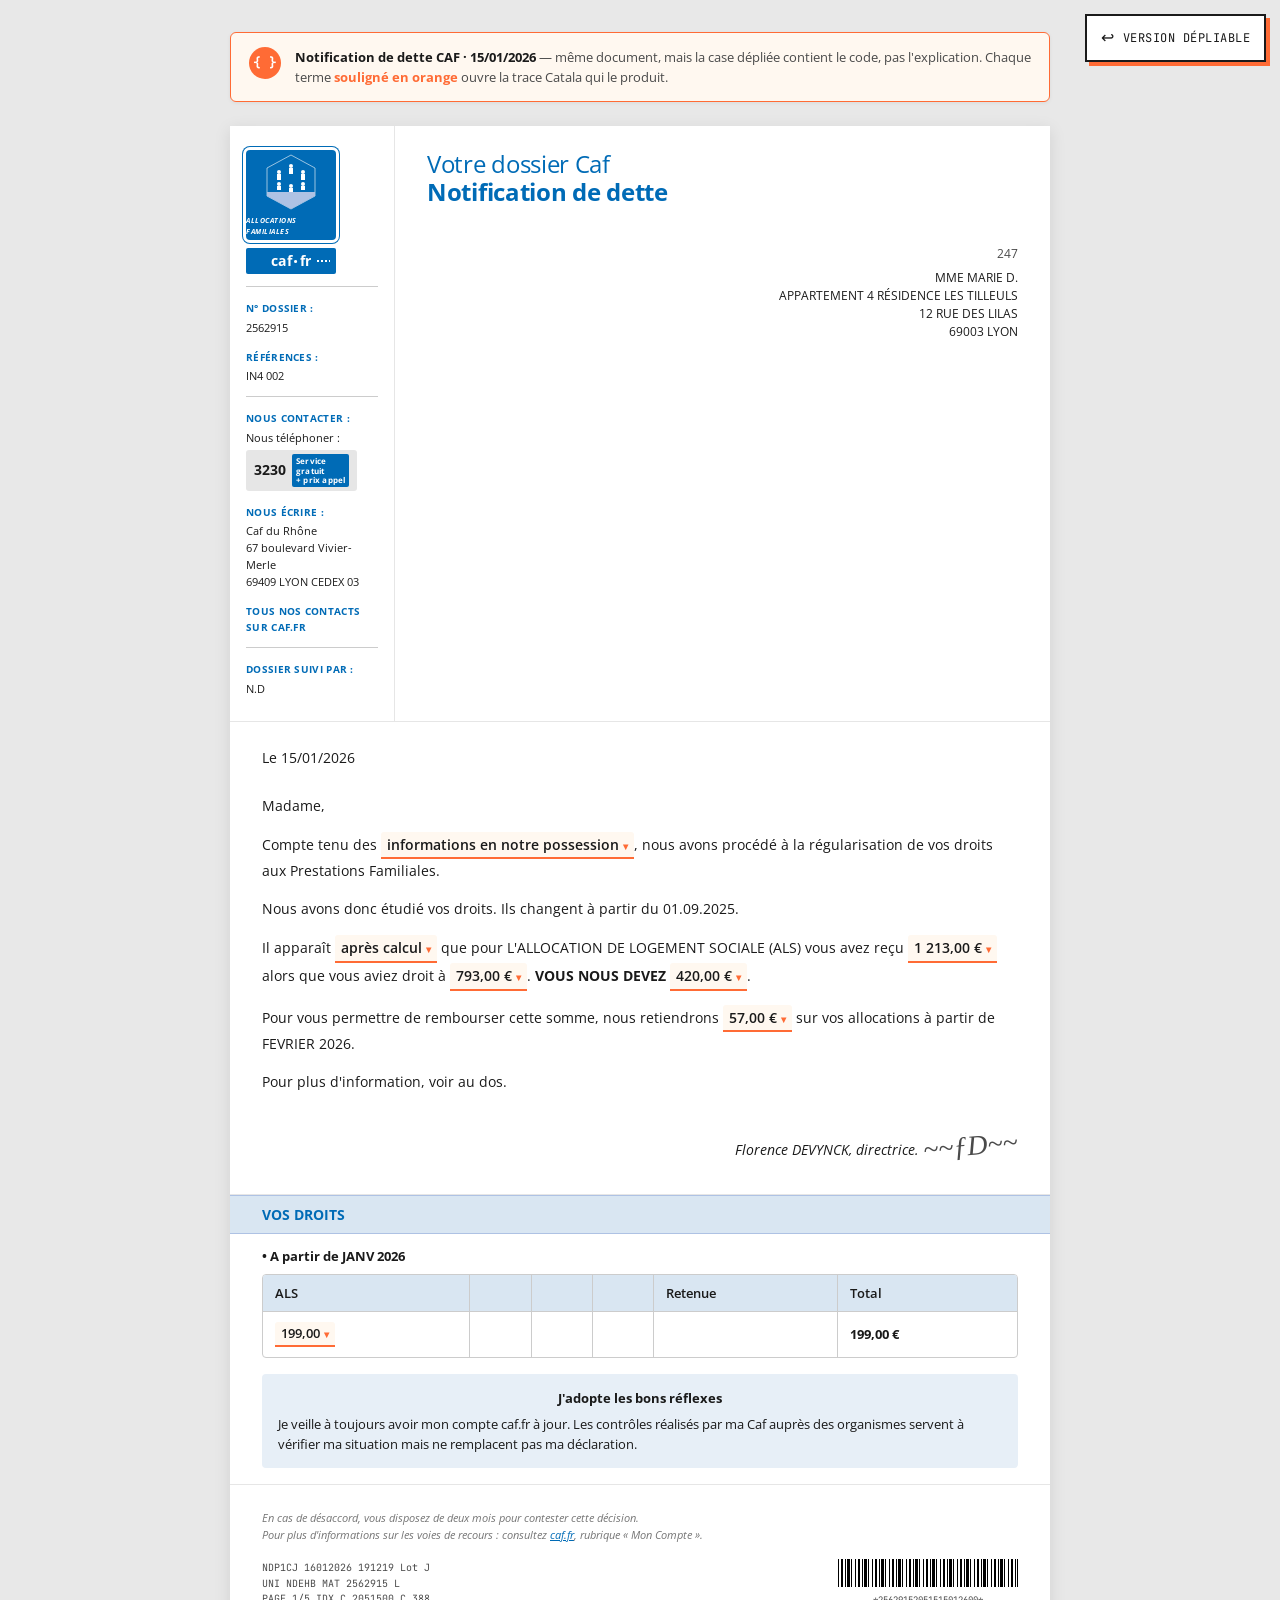
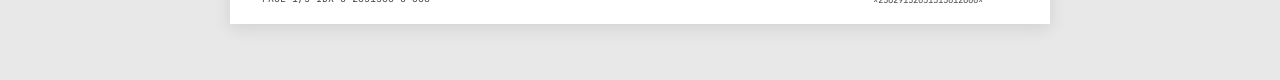
<file: proto1-brut-9c2f1a.html>
<!DOCTYPE html>
<html lang="fr">
<head>
<meta charset="UTF-8">
<meta name="viewport" content="width=device-width, initial-scale=1.0">
<meta name="robots" content="noindex,nofollow">
<title>Caf · Notification · version brute Catala (démonstration)</title>
<link rel="preconnect" href="https://fonts.googleapis.com">
<link rel="preconnect" href="https://fonts.gstatic.com" crossorigin>
<link href="https://fonts.googleapis.com/css2?family=Open+Sans:wght@400;600;700&family=JetBrains+Mono:wght@400;500&display=swap" rel="stylesheet">
<link rel="stylesheet" href="css/proto1.css">

<style>
/* ============================================================================
   VERSION BRUTE — le code Catala s'ouvre dans une case dans la lettre,
   à la place de l'explication. Démonstration.
   ============================================================================ */

.brut-banner {
  position: sticky; top: 0; z-index: 50;
  background: #1a1a1a; color: #f4f1ea;
  font-family: "JetBrains Mono", monospace;
  font-size: 13px; line-height: 1.5;
  padding: 12px 20px;
  border-bottom: 3px solid #ff6b35;
  display: flex; align-items: center; gap: 14px;
}
.brut-banner b { color: #ff6b35; text-transform: uppercase; letter-spacing: 1px; white-space: nowrap; }
.brut-banner span { color: #ddd6c8; }

/* bouton flèche retour, coin haut-droit */
.brut-corner {
  position: fixed; top: 14px; right: 14px; z-index: 60;
  display: flex; align-items: center; gap: 8px;
  background: #fff; color: #1a1a1a;
  border: 2px solid #1a1a1a;
  font-family: "JetBrains Mono", monospace;
  font-size: 12px; letter-spacing: 0.04em; text-transform: uppercase;
  padding: 10px 14px; text-decoration: none;
  box-shadow: 4px 4px 0 #ff6b35;
  transition: all 0.15s;
}
.brut-corner:hover { background: #1a1a1a; color: #fff; transform: translate(-2px, -2px); box-shadow: 6px 6px 0 #ff6b35; }
.brut-corner .arr { font-size: 16px; }

.deployable { cursor: pointer; }

/* ── la case dépliée, dans le flux de la lettre ── */
.brut-panel {
  display: none;
  margin: 16px 32px;
  border: 1px solid #1a1a1a;
  border-left: 5px solid #ff6b35;
  background: #fff;
  box-shadow: 0 6px 20px rgba(0,0,0,0.08);
}
.brut-panel.is-open { display: block; animation: brutIn 0.18s ease; }
@keyframes brutIn { from { opacity: 0; transform: translateY(-6px); } to { opacity: 1; transform: none; } }
.brut-panel__head {
  display: flex; align-items: center; gap: 12px;
  padding: 12px 16px; border-bottom: 1px solid #ece8df;
}
.brut-panel__tag {
  background: #ff6b35; color: #fff;
  font: 600 10px/1 "JetBrains Mono", monospace;
  letter-spacing: 0.08em; text-transform: uppercase;
  padding: 6px 9px;
}
.brut-panel__title { font: 600 14px "Open Sans", sans-serif; color: #1a1a1a; }
.brut-panel__close {
  margin-left: auto; border: 1px solid #ddd; background: #fafafa;
  width: 28px; height: 28px; cursor: pointer; color: #666; font-size: 16px; line-height: 1;
}
.brut-panel__close:hover { background: #eee; color: #1a1a1a; }
.brut-panel__note {
  font: 13px/1.5 "Open Sans", sans-serif; color: #555;
  padding: 12px 16px 0;
}
.brut-codebox {
  background: #1a1a1a; color: #f4f1ea;
  font: 12px/1.7 "JetBrains Mono", monospace;
  white-space: pre; overflow: auto; max-height: 360px;
  margin: 12px 16px 16px; padding: 16px 18px;
  tab-size: 2;
}
.brut-codebox .c-com { color: #6f6a5d; font-style: italic; }
.brut-codebox .c-kw  { color: #ff9d5c; }
.brut-codebox .c-num { color: #9db8e8; }
.brut-codebox .c-typ { color: #c9a0e8; }
.brut-codebox .c-res { color: #82d39d; font-weight: 600; }
.brut-codebox .c-hl  { background: rgba(255,107,53,0.22); display: inline-block; width: 100%; }
.brut-panel__foot {
  border-top: 1px solid #ece8df; padding: 12px 16px;
  font: 12px/1.5 "JetBrains Mono", monospace; color: #777;
}
.brut-panel__foot b { color: #ff6b35; font-weight: 400; }

/* on neutralise tout panneau dépliable hérité du css proto1 */
.unfold-panel { display: none !important; }
</style>
</head>
<body>

<a class="brut-corner" href="proto1.html?demo=1" title="Revenir à la version dépliable">
  <span class="arr">↩</span> version dépliable
</a>

<div class="intro-banner">
  <div class="icon">{ }</div>
  <div class="txt">
    <strong>Notification de dette CAF · 15/01/2026</strong> — même document, mais la case dépliée contient le code, pas l'explication. Chaque terme <strong style="color:var(--catala-orange);">souligné en orange</strong> ouvre la trace Catala qui le produit.
  </div>
</div>

<div class="paper">

  <div class="letter-top">
    <div class="left-col">
      <div class="caf-logo">
        <div class="hex">
          <svg viewBox="0 0 60 60" xmlns="http://www.w3.org/2000/svg">
            <polygon points="30,3 54,16 54,44 30,57 6,44 6,16" fill="#006bb6" stroke="#fff" stroke-width="0.6"/>
            <path d="M6,40 L54,40 L54,44 L30,57 L6,44 Z" fill="#aec2e4"/>
            <g fill="#fff">
              <circle cx="18" cy="20" r="2"/><path d="M16,22 L20,22 L20,28 L16,28 Z"/>
              <circle cx="30" cy="14" r="2"/><path d="M28,16 L32,16 L32,22 L28,22 Z"/>
              <circle cx="42" cy="20" r="2"/><path d="M40,22 L44,22 L44,28 L40,28 Z"/>
              <circle cx="18" cy="32" r="2"/><path d="M16,34 L20,34 L20,38 L16,38 Z"/>
              <circle cx="30" cy="34" r="2"/><path d="M28,36 L32,36 L32,40 L28,40 Z"/>
              <circle cx="42" cy="32" r="2"/><path d="M40,34 L44,34 L44,38 L40,38 Z"/>
            </g>
          </svg>
        </div>
        <div class="label">Allocations Familiales</div>
      </div>
      <div class="caf-fr">caf<span style="font-size:18px;line-height:1;margin:0 1px;">·</span>fr</div>
      <hr>
      <div class="field"><div class="field-label">N° Dossier :</div><div class="field-value">2562915</div></div>
      <div class="field"><div class="field-label">Références :</div><div class="field-value">IN4 002</div></div>
      <hr>
      <div class="field">
        <div class="field-label">Nous contacter :</div>
        <div class="field-value">Nous téléphoner :</div>
        <div class="contact-3230">
          <span class="num">3230</span>
          <span class="pill">Service<br>gratuit<br>+ prix appel</span>
        </div>
      </div>
      <div class="field">
        <div class="field-label">Nous écrire :</div>
        <div class="field-value">Caf du Rhône<br>67 boulevard Vivier-Merle<br>69409 LYON CEDEX 03</div>
      </div>
      <div class="field"><div class="field-label">Tous nos contacts sur caf.fr</div></div>
      <hr>
      <div class="field"><div class="field-label">Dossier suivi par :</div><div class="field-value">N.D</div></div>
    </div>

    <div class="right-col">
      <h1 class="doc-title">Votre dossier Caf<strong>Notification de dette</strong></h1>
      <div class="recipient-block">
        <div class="recipient-num">247</div>
        MME MARIE D.<br>
        APPARTEMENT 4 RÉSIDENCE LES TILLEULS<br>
        12 RUE DES LILAS<br>
        69003 LYON
      </div>
    </div>
  </div>

  <div class="letter-body">
    <div class="letter-date">Le 15/01/2026</div>
    <p>Madame,</p>

    <p>Compte tenu des <span class="deployable" data-key="informations">informations en notre possession</span>, nous avons procédé à la régularisation de vos droits aux Prestations Familiales.</p>

    <p>Nous avons donc étudié vos droits. Ils changent à partir du 01.09.2025.</p>

    <p>Il apparaît <span class="deployable" data-key="apres-calcul">après calcul</span> que pour L'ALLOCATION DE LOGEMENT SOCIALE (ALS) vous avez reçu <span class="deployable" data-key="recu">1 213,00 €</span> alors que vous aviez droit à <span class="deployable" data-key="droit">793,00 €</span>. <strong>VOUS NOUS DEVEZ <span class="deployable" data-key="dette">420,00 €</span></strong>.</p>

    <p>Pour vous permettre de rembourser cette somme, nous retiendrons <span class="deployable" data-key="retenue">57,00 €</span> sur vos allocations à partir de FEVRIER 2026.</p>

    <p>Pour plus d'information, voir au dos.</p>

    <div class="signature">
      Florence DEVYNCK, directrice.
      <div class="sign-img">~~ƒD~~</div>
    </div>
  </div>

  <div class="section-title">VOS DROITS</div>
  <div class="bullet-title">• A partir de JANV 2026</div>

  <div class="rights-table">
    <table>
      <thead>
        <tr><th>ALS</th><th></th><th></th><th></th><th>Retenue</th><th>Total</th></tr>
      </thead>
      <tbody>
        <tr>
          <td><span class="deployable" data-key="als-final">199,00</span></td>
          <td></td><td></td><td></td><td></td>
          <td class="total-cell">199,00 €</td>
        </tr>
      </tbody>
    </table>
  </div>

  <div class="tip-box">
    <div class="tip-title">J'adopte les bons réflexes</div>
    Je veille à toujours avoir mon compte caf.fr à jour. Les contrôles réalisés par ma Caf auprès des organismes servent à vérifier ma situation mais ne remplacent pas ma déclaration.
  </div>

  <div class="page-footer">
    <div class="recourse-mention">
      En cas de désaccord, vous disposez de deux mois pour contester cette décision.<br>
      Pour plus d'informations sur les voies de recours : consultez <a href="#">caf.fr</a>, rubrique « Mon Compte ».
    </div>
    <div class="page-foot-meta">
      <div>
        <div>NDP1CJ 16012026 191219 Lot J</div>
        <div>UNI NDEHB MAT 2562915 L</div>
        <div>PAGE 1/5 IDX C 2051500 C 388</div>
      </div>
      <div>
        <div class="barcode"></div>
        <div class="barcode-num">*25629152051515012600*</div>
      </div>
    </div>
  </div>

</div>

<!-- ============================================================================
     CASE DÉPLIÉE — réutilisée, déplacée sous le terme cliqué
     ============================================================================ -->
<div class="brut-panel" id="brut-panel" aria-hidden="true">
  <div class="brut-panel__head">
    <span class="brut-panel__tag">Code</span>
    <span class="brut-panel__title" id="brut-panel-title">Le calcul, brut</span>
    <button class="brut-panel__close" id="brut-panel-close" aria-label="Fermer">×</button>
  </div>
  <div class="brut-panel__note">Voilà ce qu'un allocataire devrait lire si on lui donnait simplement « le code » au nom de la transparence. Tout est exact, rien n'est compréhensible.</div>
  <pre class="brut-codebox" id="brut-code"></pre>
  <div class="brut-panel__foot"><b>→</b> et ceci n'est qu'une seule mensualité, pour un seul dossier, un seul barème.</div>
</div>

<script>
(function(){
  /* ── trace Catala brute (barème APL réel, articles D823-16 et D823-17 CCH) ── */
  var TRACE = [
    ['c-com','# ─────────────────────────────────────────────────────────────────────'],
    ['c-com','# Code de la construction et de l\u2019habitation \u2014 partie r\u00e9glementaire'],
    ['c-com','# Articles D823-16 \u00e0 D823-17 \u00b7 bar\u00e8me de l\u2019aide au logement'],
    ['c-com','# Trace d\u2019ex\u00e9cution Catala \u00b7 cas Marie D. \u00b7 zone 2 \u00b7 personne seule'],
    ['c-com','# ─────────────────────────────────────────────────────────────────────'],
    ['',''],
    ['c-kw','champ d\u2019application',' CalculAideLogement:'],
    ['c-com','  # ── donn\u00e9es d\u2019entr\u00e9e du dossier ──────────────────────────────'],
    ['seg','  donn\u00e9e ressources_prises_en_compte    contenu ','c-typ','argent'],
    ['seg','  donn\u00e9e nombre_personnes_\u00e0_charge       contenu ','c-typ','entier'],
    ['seg','  donn\u00e9e zone                            contenu ','c-typ','Zone'],
    ['seg','  donn\u00e9e loyer_\u00e9ligible                  contenu ','c-typ','argent'],
    ['seg','  donn\u00e9e situation_familiale             contenu ','c-typ','SituationFamiliale'],
    ['seg','  donn\u00e9e date_ouverture_droit            contenu ','c-typ','date'],
    ['seg','  r\u00e9sultat aide_finale                   contenu ','c-typ','argent'],
    ['',''],
    ['c-com','  # ── abattement forfaitaire (art. D823-17) ─────────────────────'],
    ['txt','  d\u00e9finition abattement_forfaitaire \u00e9gal \u00e0'],
    ['txt','    selon situation_familiale sous forme'],
    ['txt','    -- PersonneSeule:'],
    ['txt','       selon nombre_personnes_\u00e0_charge sous forme'],
    ['seg','       -- Z\u00e9ro:        5 186,00 ','c-num','\u20ac'],
    ['seg','       -- UnePersonne: 7 430,00 ','c-num','\u20ac'],
    ['txt','       -- Plus_de n:   7 430,00 \u20ac + 1 482,00 \u20ac * (d\u00e9cimal de (n - 1))'],
    ['txt','    -- Couple:'],
    ['txt','       selon nombre_personnes_\u00e0_charge sous forme'],
    ['txt','       -- Z\u00e9ro:        7 951,00 \u20ac'],
    ['txt','       -- Plus_de n:   7 951,00 \u20ac + 1 482,00 \u20ac * (d\u00e9cimal de n)'],
    ['',''],
    ['c-com','  # ── plafond de loyer selon la zone (art. D823-16, II) ─────────'],
    ['txt','  d\u00e9finition plafond_loyer \u00e9gal \u00e0'],
    ['txt','    selon zone sous forme'],
    ['txt','    -- Zone1: 504,84 \u20ac + 73,18 \u20ac * (d\u00e9cimal de (nb_\u00e0_charge - 1))'],
    ['hl','    -- Zone2: 435,24 \u20ac + 63,15 \u20ac * (d\u00e9cimal de (nb_\u00e0_charge - 1))'],
    ['txt','    -- Zone3: 407,03 \u20ac + 58,73 \u20ac * (d\u00e9cimal de (nb_\u00e0_charge - 1))'],
    ['',''],
    ['c-com','  # ── forfait charges (art. D823-16, III) ───────────────────────'],
    ['txt','  d\u00e9finition forfait_charges \u00e9gal \u00e0'],
    ['txt','    58,08 \u20ac + 13,17 \u20ac * (d\u00e9cimal de nombre_personnes_\u00e0_charge)'],
    ['',''],
    ['c-com','  # ── participation minimale (art. D823-16, IV) ─────────────────'],
    ['txt','  d\u00e9finition participation_minimale \u00e9gal \u00e0'],
    ['txt','    (plafond_loyer + forfait_charges) * 8,5 %'],
    ['',''],
    ['c-com','  # ── rapport des loyers, puis taux (art. D823-16, V) ───────────'],
    ['txt','  d\u00e9finition loyer_r\u00e9f\u00e9rence \u00e9gal \u00e0'],
    ['txt','    383,28 \u20ac + 55,79 \u20ac * (d\u00e9cimal de (nb_\u00e0_charge - 1))'],
    ['txt','  d\u00e9finition rapport_loyers \u00e9gal \u00e0'],
    ['txt','    (arrondi (plafond_loyer / loyer_r\u00e9f\u00e9rence * 100,0)) / 100,0'],
    ['txt','  d\u00e9finition taux_loyer_\u00e9ligible \u00e9gal \u00e0'],
    ['txt','    0,45 % * 30,0 % + 0,68 % * rapport_loyers - 0,75'],
    ['txt','  d\u00e9finition taux_arrondi \u00e9gal \u00e0'],
    ['txt','    (arrondi (taux_loyer_\u00e9ligible * 100 000,0)) / 100 000,0'],
    ['',''],
    ['c-com','  # ── taux de prise en compte des ressources ────────────────────'],
    ['txt','  d\u00e9finition taux_composition_familiale \u00e9gal \u00e0'],
    ['txt','    selon nombre_personnes_\u00e0_charge sous forme'],
    ['txt','    -- Z\u00e9ro:          0,0283'],
    ['txt','    -- UnePersonne:   0,0227'],
    ['txt','    -- DeuxPersonnes: 0,0201'],
    ['txt','    -- Plus_de n:     0,0201 - 0,0006 * (d\u00e9cimal de (n - 2))'],
    ['txt','  d\u00e9finition taux_prise_compte_ressources \u00e9gal \u00e0'],
    ['txt','    taux_composition_familiale + taux_arrondi'],
    ['',''],
    ['c-com','  # ── participation personnelle (art. D823-17) ──────────────────'],
    ['txt','  d\u00e9finition participation_ressources \u00e9gal \u00e0'],
    ['txt','    (ressources_prises_en_compte - abattement_forfaitaire)'],
    ['txt','      * taux_prise_compte_ressources'],
    ['txt','  d\u00e9finition participation_personnelle \u00e9gal \u00e0'],
    ['txt','    participation_minimale + participation_ressources'],
    ['',''],
    ['c-com','  # ── exception : ressources inf\u00e9rieures au plancher ────────────'],
    ['hl','  exception d\u00e9finition participation_personnelle'],
    ['hl','    sous condition ressources_prises_en_compte < abattement_forfaitaire'],
    ['hl','    cons\u00e9quence \u00e9gal \u00e0 participation_minimale'],
    ['',''],
    ['c-com','  # ── aide avant minoration et contributions ────────────────────'],
    ['txt','  d\u00e9finition aide_brute \u00e9gal \u00e0'],
    ['txt','    plafond_loyer + forfait_charges - participation_personnelle'],
    ['txt','  d\u00e9finition aide_minor\u00e9e \u00e9gal \u00e0 aide_brute - 5,00 \u20ac'],
    ['txt','  d\u00e9finition crds \u00e9gal \u00e0 aide_minor\u00e9e * 0,5 %'],
    ['txt','  d\u00e9finition aide_moins_crds \u00e9gal \u00e0'],
    ['txt','    arrondi (aide_minor\u00e9e - crds - 0,50 \u20ac)'],
    ['',''],
    ['c-com','  # ── exception : aide inf\u00e9rieure au seuil de versement ─────────'],
    ['hl','  exception d\u00e9finition aide_finale'],
    ['hl','    sous condition aide_moins_crds < 10,00 \u20ac'],
    ['hl','    cons\u00e9quence \u00e9gal \u00e0 0,00 \u20ac'],
    ['',''],
    ['c-com','  # ── valeur retenue (cas Marie D.) ─────────────────────────────'],
    ['txt','  d\u00e9finition aide_finale \u00e9gal \u00e0 aide_moins_crds + crds'],
    ['',''],
    ['c-com','# ═════════════════ trace des valeurs interm\u00e9diaires ═══════════════'],
    ['c-com','# abattement_forfaitaire ............... 7 430,00 \u20ac'],
    ['c-com','# plafond_loyer (zone 2) ............... 435,24 \u20ac'],
    ['c-com','# forfait_charges ..................... 71,25 \u20ac'],
    ['c-com','# participation_minimale ............... 43,05 \u20ac'],
    ['c-com','# rapport_loyers ...................... 0,99'],
    ['c-com','# taux_arrondi ........................ 0,00261'],
    ['c-com','# taux_prise_compte_ressources ......... 0,02531'],
    ['c-com','# participation_ressources ............ 199,40 \u20ac'],
    ['c-com','# participation_personnelle ........... 242,45 \u20ac'],
    ['c-com','# aide_brute .......................... 264,04 \u20ac'],
    ['c-com','# \u2026 puis minoration, CRDS, arrondis, exceptions \u2026'],
    ['c-res','# aide_finale ......................... 199,00 \u20ac'],
  ];

  function esc(s){ return String(s).replace(/&/g,'&amp;').replace(/</g,'&lt;').replace(/>/g,'&gt;'); }
  function build(){
    var out = '';
    for (var i=0;i<TRACE.length;i++){
      var r = TRACE[i], t = r[0];
      if (t === '' ){ out += '\n'; continue; }
      if (t === 'txt'){ out += esc(r[1]) + '\n'; }
      else if (t === 'hl'){ out += '<span class="c-hl">'+esc(r[1])+'</span>\n'; }
      else if (t === 'c-com' || t === 'c-res'){ out += '<span class="'+t+'">'+esc(r[1])+'</span>\n'; }
      else if (t === 'c-kw'){ out += '<span class="c-kw">'+esc(r[1])+'</span>'+(r[2]?esc(r[2]):'')+'\n'; }
      else if (t === 'seg'){ out += esc(r[1]) + '<span class="'+r[2]+'">'+esc(r[3])+'</span>\n'; }
    }
    return out;
  }

  document.getElementById('brut-code').innerHTML = build();

  var panel  = document.getElementById('brut-panel');
  var titleEl = document.getElementById('brut-panel-title');
  var openKey = null;

  var LABELS = {
    'informations': 'D\u2019o\u00f9 viennent ces « informations » ?',
    'apres-calcul': 'Quel calcul ? \u2014 le bar\u00e8me, brut',
    'recu':         'D\u2019o\u00f9 viennent les 1 213 \u20ac ?',
    'droit':        'Pourquoi 793 \u20ac au lieu de 1 213 \u20ac ?',
    'dette':        'Comment on arrive \u00e0 420 \u20ac ?',
    'retenue':      'Comment la retenue de 57 \u20ac est fix\u00e9e',
    'als-final':    'Pourquoi 199 \u20ac \u00e0 partir de janvier 2026 ?'
  };

  function close(){
    panel.classList.remove('is-open');
    panel.setAttribute('aria-hidden','true');
    openKey = null;
  }
  function openFor(term){
    var key = term.getAttribute('data-key');
    var container = term.closest('p') || term.closest('.rights-table') || term.closest('table');
    if (!container) return;
    if (openKey === key && panel.classList.contains('is-open')){ close(); return; }
    container.parentNode.insertBefore(panel, container.nextSibling);
    titleEl.textContent = LABELS[key] || 'Le calcul, brut';
    panel.classList.add('is-open');
    panel.setAttribute('aria-hidden','false');
    panel.querySelector('.brut-codebox').scrollTop = 0;
    openKey = key;
    panel.scrollIntoView({ behavior: 'smooth', block: 'nearest' });
  }

  document.querySelectorAll('.deployable').forEach(function(t){
    t.addEventListener('click', function(){ openFor(t); });
  });
  document.getElementById('brut-panel-close').addEventListener('click', close);
  document.addEventListener('keydown', function(e){ if (e.key === 'Escape') close(); });
})();
</script>

</body>
</html>
</file>
<file: css/index.css>
/* ============================================================================
   FONTS — Sligoil (Velvetyne, Ariel Martín Pérez) + Cambay (Google, Pooja Saxena)
   ============================================================================ */
@font-face {
  font-family: "Sligoil";
  src: url("https://velvetyne.fr/fonts/sligoil/Sligoil-Micro.woff2") format("woff2");
  font-weight: 400;
  font-style: normal;
  font-display: swap;
}

:root {
  --ink: #000000;
  --ink-soft: #1a1a1a;
  --paper: #f4f1ea;
  --paper-soft: #ece8df;
  --paper-deep: #e1dccf;
  --mute: #6a6a6a;
  --mute-soft: #8a8a8a;
  --line: #cfcabc;
  --line-soft: #ddd8c8;
  --grid: rgba(0, 0, 0, 0.06);

  --accent: #c0392b;
  --accent-soft: #e8d4cf;

  --catala-bg: #1a1a1a;
  --catala-ink: #f4f1ea;
  --catala-key: #ffb380;     /* mots-clés Catala (champ d'application, définition…) */
  --catala-str: #82d39d;     /* littéraux */
  --catala-num: #aec2e4;     /* nombres */
  --catala-com: #757575;     /* commentaires */

  --mono: "Sligoil", ui-monospace, "JetBrains Mono", "Menlo", monospace;
  --serif: "Cambay", Georgia, serif;
  --sans: "Cambay", -apple-system, BlinkMacSystemFont, "Inter", sans-serif;

  --grid-step: 32px;
}

/* ============================================================================
   RESET
   ============================================================================ */
* { box-sizing: border-box; margin: 0; padding: 0; }
html { scroll-behavior: smooth; }
body {
  font-family: var(--sans);
  background: var(--paper);
  color: var(--ink);
  line-height: 1.55;
  font-size: 16px;
  /* grille de fond très discrète comme dans la maquette du mémoire */
  background-image:
    linear-gradient(to right, var(--grid) 1px, transparent 1px),
    linear-gradient(to bottom, var(--grid) 1px, transparent 1px);
  background-size: var(--grid-step) var(--grid-step);
  background-position: 0 0;
  overflow-x: hidden;
}
a { color: inherit; text-decoration: none; }
img { max-width: 100%; display: block; }

/* ============================================================================
   BANDEAU DE TÊTE PERMANENT — comme la pagination du mémoire
   ============================================================================ */
.book-header {
  position: fixed;
  top: 0; left: 0; right: 0;
  z-index: 100;
  background: var(--paper);
  border-bottom: 1px solid var(--line);
  font-family: var(--mono);
  font-size: 11px;
  letter-spacing: 0.05em;
}
.book-header__inner {
  max-width: 1200px;
  margin: 0 auto;
  padding: 0 24px;
  display: grid;
  grid-template-columns: auto 1fr auto;
  align-items: center;
  gap: 16px;
  height: 56px;
}
/* cartouche noir avec mono blanc — comme dans le mémoire */
.book-header__tag {
  background: var(--ink);
  color: var(--paper);
  padding: 6px 12px;
  border: 1px solid var(--ink);
  text-transform: lowercase;
  letter-spacing: 0.04em;
  font-size: 11px;
}
.book-header__nav {
  display: flex;
  gap: 0;
  justify-content: center;
}
.book-header__nav a {
  padding: 6px 14px;
  border: 1px solid var(--line);
  border-right: none;
  background: var(--paper-soft);
  color: var(--ink-soft);
  font-size: 10.5px;
  text-transform: lowercase;
  transition: all 0.15s;
  position: relative;
}
.book-header__nav a:last-child { border-right: 1px solid var(--line); }
.book-header__nav a:hover { background: var(--paper-deep); color: var(--ink); }
.book-header__nav a.is-active {
  background: var(--ink);
  color: var(--paper);
  border-color: var(--ink);
}
.book-header__nav a[data-num]::before {
  content: attr(data-num);
  color: var(--mute-soft);
  margin-right: 6px;
  font-size: 9.5px;
}
.book-header__nav a.is-active[data-num]::before { color: var(--paper-deep); }
.book-header__page {
  color: var(--mute);
  font-size: 10.5px;
}
@media (max-width: 1024px) {
  .book-header__nav { display: none; }
}
@media (max-width: 600px) {
  .book-header__inner {
    grid-template-columns: 1fr auto;
    padding: 0 16px;
    height: 48px;
    gap: 8px;
  }
  .book-header__tag {
    padding: 5px 10px;
    font-size: 10px;
  }
  .book-header__page {
    display: block;
    font-size: 9.5px;
  }
}

body { padding-top: 56px; }
@media (max-width: 600px) {
  body { padding-top: 48px; }
}

/* ============================================================================
   HERO — bloc Catala décoratif comme le COBOL du mémoire
   ============================================================================ */
.hero {
  position: relative;
  min-height: calc(100vh - 56px);
  display: grid;
  grid-template-columns: 1fr 1fr;
  align-items: center;
  gap: 48px;
  padding: 64px 24px;
  max-width: 1200px;
  margin: 0 auto;
}
.hero__text { position: relative; z-index: 2; }
.hero__meta {
  display: inline-block;
  font-family: var(--mono);
  font-size: 11px;
  letter-spacing: 0.06em;
  background: var(--ink);
  color: var(--paper);
  padding: 6px 12px;
  margin-bottom: 24px;
}
.hero__title {
  font-family: var(--mono);
  font-size: clamp(34px, 5.5vw, 64px);
  line-height: 1.05;
  letter-spacing: -0.02em;
  font-weight: 400;
  color: var(--ink);
  margin-bottom: 24px;
}
.hero__title em {
  font-style: italic;
  color: var(--accent);
  font-weight: 400;
}
.hero__lead {
  font-family: var(--serif);
  font-size: clamp(17px, 1.5vw, 20px);
  line-height: 1.55;
  color: var(--ink-soft);
  max-width: 540px;
  margin-bottom: 32px;
}
.hero__lead em {
  font-style: italic;
  color: var(--accent);
}

.hero__author {
  border-top: 1px solid var(--line);
  padding-top: 20px;
  max-width: 540px;
  font-family: var(--mono);
  font-size: 11px;
  letter-spacing: 0.04em;
  color: var(--mute);
  line-height: 1.6;
}
.hero__author strong {
  color: var(--ink);
  font-weight: 400;
}
.hero__author br { display: block; content: ''; margin-top: 4px; }

/* bloc Catala décoratif — comme la couverture du mémoire mais en Catala */
.hero__decor-wrap {
  position: relative;
  z-index: 1;
}
.hero__decor {
  background: var(--catala-bg);
  color: var(--catala-ink);
  font-family: var(--mono);
  font-size: 12.5px;
  line-height: 1.65;
  padding: 32px 28px;
  border: 1px solid var(--ink);
  box-shadow: 12px 12px 0 var(--accent);
  overflow-x: auto;
  white-space: pre;
}
.hero__decor .num {
  display: inline-block;
  width: 50px;
  color: var(--catala-com);
  user-select: none;
}
.hero__decor .key { color: var(--catala-key); }
.hero__decor .str { color: var(--catala-str); }
.hero__decor .nbr { color: var(--catala-num); }
.hero__decor .com { color: var(--catala-com); font-style: italic; }
.hero__decor .res { color: var(--paper); font-weight: 700; }
.hero__decor-badge {
  position: absolute;
  top: 0;
  right: 16px;
  background: var(--accent);
  color: var(--paper);
  padding: 4px 10px;
  font-family: var(--mono);
  font-size: 10px;
  letter-spacing: 0.06em;
  transform: translateY(-50%);
  z-index: 2;
  white-space: nowrap;
}

@media (max-width: 1024px) {
  .hero {
    grid-template-columns: 1fr;
    min-height: auto;
    padding: 48px 24px;
    gap: 40px;
  }
  .hero__decor {
    font-size: 11.5px;
    padding: 24px 18px;
    box-shadow: 8px 8px 0 var(--accent);
  }
}
@media (max-width: 600px) {
  .hero {
    padding: 32px 16px 40px;
    gap: 32px;
  }
  .hero__meta {
    font-size: 10px;
    padding: 5px 10px;
    margin-bottom: 20px;
  }
  .hero__lead {
    font-size: 16px;
    margin-bottom: 24px;
  }
  .hero__author {
    font-size: 10px;
    padding-top: 16px;
  }
  .hero__decor {
    font-size: 10px;
    padding: 18px 14px;
    box-shadow: 5px 5px 0 var(--accent);
    line-height: 1.55;
  }
  .hero__decor-badge {
    right: 10px;
    font-size: 9px;
    padding: 3px 7px;
  }
}

/* ============================================================================
   SECTION — structure éditoriale type mémoire
   ============================================================================ */
.section {
  padding: 96px 24px;
  position: relative;
}
.section--alt { background: var(--paper-soft); }
.section--dark {
  background: var(--ink);
  color: var(--paper);
}
.section__inner {
  max-width: 1200px;
  margin: 0 auto;
}

/* cartouche d'en-tête de section — type pagination du mémoire */
.section__head {
  display: grid;
  grid-template-columns: 80px 1fr;
  gap: 24px;
  align-items: start;
  margin-bottom: 56px;
  padding-bottom: 24px;
  border-bottom: 1px solid var(--line);
}
.section--dark .section__head { border-bottom-color: var(--ink-soft); }
.section__num {
  background: var(--ink);
  color: var(--paper);
  font-family: var(--mono);
  font-size: 22px;
  font-weight: 400;
  padding: 14px 0;
  text-align: center;
  letter-spacing: 0.02em;
}
.section--dark .section__num {
  background: var(--paper);
  color: var(--ink);
}
.section__sub {
  font-family: var(--mono);
  font-size: 11px;
  letter-spacing: 0.08em;
  text-transform: uppercase;
  color: var(--mute);
  margin-bottom: 12px;
}
.section--dark .section__sub { color: var(--paper-deep); }
.section__title {
  font-family: var(--mono);
  font-size: clamp(22px, 4vw, 44px);
  line-height: 1.15;
  letter-spacing: -0.01em;
  font-weight: 400;
  color: inherit;
  max-width: 800px;
  overflow-wrap: break-word;
  word-wrap: break-word;
  hyphens: auto;
}
.section__lead {
  font-family: var(--serif);
  font-size: 19px;
  line-height: 1.6;
  color: var(--ink-soft);
  max-width: 700px;
  margin-bottom: 40px;
}
.section--dark .section__lead { color: var(--paper-deep); }

/* corps de section façon édition imprimée */
.section__body {
  display: grid;
  grid-template-columns: 80px 1fr;
  gap: 24px;
}
.section__body-margin {
  font-family: var(--mono);
  font-size: 10px;
  letter-spacing: 0.05em;
  text-transform: uppercase;
  color: var(--mute);
  padding-top: 6px;
}
.section__body-main {
  max-width: 720px;
}
.section__body-main p {
  font-family: var(--serif);
  font-size: 17px;
  line-height: 1.65;
  color: var(--ink-soft);
  margin-bottom: 18px;
}
.section--dark .section__body-main p { color: var(--paper-deep); }
.section__body-main p strong { color: inherit; font-weight: 700; }
.section--dark .section__body-main p strong { color: var(--paper); }

/* numéros de notes en marge */
.note-ref {
  display: inline-block;
  font-family: var(--mono);
  font-size: 10px;
  vertical-align: super;
  color: var(--accent);
  padding: 0 2px;
}
.notes {
  border-top: 1px solid var(--line);
  margin-top: 48px;
  padding-top: 24px;
  font-family: var(--mono);
  font-size: 11px;
  color: var(--mute);
  line-height: 1.6;
  display: grid;
  gap: 8px;
}
.notes .num {
  display: inline-block;
  width: 18px;
  color: var(--accent);
  font-weight: 700;
}

/* ============================================================================
   01 — Enjeux
   ============================================================================ */
.enjeux-pull {
  font-family: var(--mono);
  font-size: clamp(22px, 2.5vw, 30px);
  line-height: 1.35;
  letter-spacing: -0.01em;
  background: var(--ink);
  color: var(--paper);
  padding: 32px 36px;
  margin: 32px 0;
  border-left: 6px solid var(--accent);
}
.enjeux-pull em { font-style: italic; color: var(--accent); }

/* épigraphe : citation introductive sobre, italique */
.epigraph {
  font-family: var(--mono);
  font-size: 15px;
  line-height: 1.6;
  font-style: italic;
  color: var(--ink-soft);
  margin: 0 0 32px 0;
  padding: 0 0 0 24px;
  border-left: 2px solid var(--accent);
  max-width: 720px;
}
.epigraph__attr {
  display: block;
  margin-top: 10px;
  font-style: normal;
  font-size: 11px;
  letter-spacing: 0.04em;
  text-transform: uppercase;
  color: var(--ink);
}

/* bloc "définition" en haut d'une section */
.def-block {
  border: 1px solid var(--ink);
  background: var(--paper);
  padding: 24px 28px;
  margin: 24px 0 32px 0;
  font-size: 15px;
  line-height: 1.6;
}
.def-block__label {
  display: inline-block;
  font-family: var(--mono);
  font-size: 10.5px;
  letter-spacing: 0.06em;
  text-transform: uppercase;
  background: var(--ink);
  color: var(--paper);
  padding: 4px 10px;
  margin-bottom: 14px;
}
.def-block ul {
  margin: 12px 0 0 0;
  padding: 0;
  list-style: none;
}
.def-block li {
  position: relative;
  padding: 6px 0 6px 22px;
  border-top: 1px dashed var(--paper-deep);
}
.def-block li:first-child { border-top: none; }
.def-block li::before {
  content: "→";
  position: absolute;
  left: 0;
  top: 6px;
  color: var(--accent);
  font-family: var(--mono);
}

.enjeux-triade {
  display: grid;
  grid-template-columns: repeat(3, 1fr);
  gap: 24px;
  margin-top: 48px;
}
.enjeux-triade__card {
  border: 1px solid var(--ink);
  background: var(--paper);
  padding: 28px 24px;
  position: relative;
}
.enjeux-triade__num {
  position: absolute;
  top: -1px;
  left: -1px;
  background: var(--ink);
  color: var(--paper);
  font-family: var(--mono);
  font-size: 11px;
  padding: 4px 10px;
}
.enjeux-triade__title {
  font-family: var(--mono);
  font-size: 18px;
  font-weight: 400;
  margin-bottom: 14px;
  margin-top: 24px;
  letter-spacing: -0.01em;
}
.enjeux-triade__text {
  font-family: var(--serif);
  font-size: 15px;
  line-height: 1.55;
  color: var(--ink-soft);
}
@media (max-width: 1024px) {
  .enjeux-triade { grid-template-columns: 1fr; }
}

/* ============================================================================
   02 — Catala : exemple loi/code
   ============================================================================ */
.catala-pair {
  display: grid;
  grid-template-columns: 1fr 1fr;
  gap: 0;
  margin-top: 32px;
  border: 1px solid var(--ink);
}
.catala-pair__col {
  padding: 28px 28px;
}
.catala-pair__col--text {
  background: var(--paper);
  border-right: 1px solid var(--ink);
}
.catala-pair__col--code {
  background: var(--catala-bg);
  color: var(--catala-ink);
  font-family: var(--mono);
  font-size: 12.5px;
  line-height: 1.65;
  overflow-x: auto;
}
.catala-pair__article {
  font-family: var(--mono);
  font-size: 10px;
  letter-spacing: 0.08em;
  text-transform: uppercase;
  color: var(--accent);
  margin-bottom: 10px;
}
.catala-pair__text {
  font-family: var(--serif);
  font-style: italic;
  font-size: 16px;
  line-height: 1.55;
  color: var(--ink-soft);
}
.catala-pair__col--code .key { color: var(--catala-key); }
.catala-pair__col--code .str { color: var(--catala-str); }
.catala-pair__col--code .nbr { color: var(--catala-num); }
.catala-pair__col--code .com { color: var(--catala-com); font-style: italic; }
@media (max-width: 1024px) {
  .catala-pair { grid-template-columns: 1fr; }
  .catala-pair__col--text { border-right: none; border-bottom: 1px solid var(--ink); }
}

/* ============================================================================
   03 — ODAP : chiffres
   ============================================================================ */
.odap-figures {
  display: grid;
  grid-template-columns: repeat(3, 1fr);
  gap: 0;
  margin-top: 32px;
  border: 1px solid var(--paper-deep);
  border-right: none;
}
.odap-figure {
  padding: 32px 24px;
  background: var(--paper);
  border-right: 1px solid var(--paper-deep);
  position: relative;
}
.odap-figure__num {
  font-family: var(--mono);
  font-size: clamp(48px, 6vw, 80px);
  line-height: 1;
  color: var(--ink);
  margin-bottom: 12px;
}
.odap-figure__num em {
  color: var(--accent);
  font-style: normal;
}
.odap-figure__sub {
  font-family: var(--mono);
  font-size: 10px;
  letter-spacing: 0.06em;
  text-transform: uppercase;
  color: var(--mute);
  margin-bottom: 10px;
}
.odap-figure__text {
  font-family: var(--serif);
  font-size: 14px;
  line-height: 1.5;
  color: var(--ink-soft);
}
@media (max-width: 1024px) {
  .odap-figures { grid-template-columns: 1fr; border-right: 1px solid var(--paper-deep); }
}

/* ============================================================================
   04 — Prototypes
   ============================================================================ */
.protos {
  display: grid;
  grid-template-columns: repeat(3, 1fr);
  gap: 24px;
  margin-top: 32px;
}
.proto-card {
  background: var(--paper);
  border: 1px solid var(--ink);
  display: flex;
  flex-direction: column;
  transition: transform 0.2s, box-shadow 0.2s;
  position: relative;
}
.proto-card:hover {
  transform: translate(-2px, -2px);
  box-shadow: 6px 6px 0 var(--accent);
}
.proto-card__visual {
  height: 200px;
  background: var(--ink);
  color: var(--paper);
  position: relative;
  overflow: hidden;
  display: flex;
  align-items: center;
  justify-content: center;
  font-family: var(--mono);
  font-size: 13px;
  line-height: 1.6;
  padding: 16px;
}
.proto-card__visual--lettre {
  background: var(--paper-soft);
  color: var(--ink);
  background-image:
    linear-gradient(to bottom, transparent 0 calc(100% - 1px), var(--line) calc(100% - 1px) 100%);
  background-size: 100% 24px;
  text-align: left;
  align-items: flex-start;
  padding-top: 20px;
}
.proto-card__visual--lettre .lettre-from {
  position: absolute;
  top: 10px;
  right: 12px;
  font-size: 9px;
  color: var(--accent);
  letter-spacing: 0.1em;
}
.proto-card__visual--lettre .lettre-body {
  font-family: var(--serif);
  font-size: 12px;
  color: var(--ink-soft);
}
.proto-card__visual--lettre .lettre-body mark {
  background: var(--accent);
  color: var(--paper);
  padding: 0 4px;
}
.proto-card__visual--chart {
  background: var(--paper-deep);
  color: var(--ink);
}
.proto-card__visual--calendar {
  background: var(--paper-soft);
  color: var(--ink);
  flex-direction: column;
  align-items: stretch;
  justify-content: space-between;
  padding: 16px 14px;
  gap: 10px;
}
.proto-card__visual--calendar .cal-head {
  display: flex;
  justify-content: space-between;
  font-family: var(--mono);
  font-size: 9px;
  letter-spacing: 0.08em;
  text-transform: uppercase;
  color: var(--mute);
}
.proto-card__visual--calendar .cal-head em {
  color: var(--accent);
  font-style: normal;
}
.proto-card__visual--calendar .cal-grid {
  display: grid;
  grid-template-columns: repeat(12, 1fr);
  gap: 2px;
  flex: 1;
  align-items: stretch;
}
.proto-card__visual--calendar .cal-month {
  background: var(--paper);
  border: 1px solid var(--line-soft);
  position: relative;
  display: flex;
  flex-direction: column;
  align-items: center;
  justify-content: flex-end;
  font-family: var(--mono);
  font-size: 8px;
  color: var(--mute-soft);
  padding-bottom: 2px;
  letter-spacing: -0.03em;
}
.proto-card__visual--calendar .cal-month.has-event {
  border-color: var(--ink);
  background: var(--paper-deep);
}
.proto-card__visual--calendar .cal-icon {
  position: absolute;
  top: -8px;
  left: 50%;
  transform: translateX(-50%);
  background: var(--ink);
  color: var(--paper);
  width: 18px;
  height: 18px;
  border-radius: 50%;
  display: flex;
  align-items: center;
  justify-content: center;
  font-size: 10px;
  border: 2px solid var(--paper-soft);
}
.proto-card__visual--calendar .cal-icon.is-accent {
  background: var(--accent);
}
.proto-card__visual--calendar .cal-bar {
  width: 4px;
  border-radius: 1px;
  background: var(--mute-soft);
  margin-bottom: 4px;
}
.proto-card__visual--calendar .cal-foot {
  font-family: var(--mono);
  font-size: 9px;
  letter-spacing: 0.04em;
  color: var(--ink);
  display: flex;
  gap: 10px;
  align-items: center;
  border-top: 1px solid var(--line);
  padding-top: 8px;
}
.proto-card__visual--calendar .cal-foot strong {
  color: var(--accent);
  font-weight: 400;
}
.proto-card__visual--catala {
  background: var(--catala-bg);
  color: var(--catala-ink);
  flex-direction: column;
  align-items: stretch;
  justify-content: flex-start;
  padding: 14px 14px;
  font-family: var(--mono);
  font-size: 10.5px;
  line-height: 1.55;
  overflow: hidden;
}
.proto-card__visual--catala .cat-head {
  display: flex;
  justify-content: space-between;
  font-size: 9px;
  letter-spacing: 0.08em;
  text-transform: uppercase;
  color: var(--mute);
  margin-bottom: 10px;
  padding-bottom: 8px;
  border-bottom: 1px solid var(--ink-soft);
}
.proto-card__visual--catala .cat-head em {
  color: var(--catala-key);
  font-style: normal;
}
.proto-card__visual--catala .cat-line {
  display: block;
}
.proto-card__visual--catala .cat-line .key { color: var(--catala-key); }
.proto-card__visual--catala .cat-line .num { color: var(--catala-num); }
.proto-card__visual--catala .cat-line .com { color: var(--catala-com); font-style: italic; }
.proto-card__visual--catala .cat-line.is-flagged {
  background: var(--accent);
  color: var(--paper);
  padding: 1px 4px;
  margin: 0 -4px;
  position: relative;
}
.proto-card__visual--catala .cat-line.is-flagged .key,
.proto-card__visual--catala .cat-line.is-flagged .num,
.proto-card__visual--catala .cat-line.is-flagged .com {
  color: var(--paper);
}
.proto-card__visual--catala .cat-flag-label {
  display: inline-block;
  background: var(--paper);
  color: var(--accent);
  font-size: 8px;
  letter-spacing: 0.08em;
  text-transform: uppercase;
  padding: 1px 5px;
  margin-left: 6px;
  vertical-align: middle;
}
.proto-card__visual--catala .cat-foot {
  margin-top: auto;
  padding-top: 8px;
  border-top: 1px solid var(--ink-soft);
  font-size: 9px;
  color: var(--catala-com);
  letter-spacing: 0.04em;
}
.proto-card__visual--catala .cat-foot strong {
  color: var(--accent);
  font-weight: 400;
}

.proto-card__body { padding: 24px; flex: 1; display: flex; flex-direction: column; }
.proto-card__num {
  font-family: var(--mono);
  font-size: 11px;
  letter-spacing: 0.08em;
  color: var(--accent);
  margin-bottom: 8px;
}
.proto-card__title {
  font-family: var(--mono);
  font-size: 20px;
  font-weight: 400;
  letter-spacing: -0.01em;
  margin-bottom: 12px;
  line-height: 1.2;
}
.proto-card__pub {
  font-family: var(--mono);
  font-size: 10px;
  color: var(--mute);
  letter-spacing: 0.06em;
  text-transform: uppercase;
  margin-bottom: 12px;
}
.proto-card__text {
  font-family: var(--serif);
  font-size: 14px;
  line-height: 1.55;
  color: var(--ink-soft);
  margin-bottom: 20px;
  flex: 1;
}
.proto-card__cta {
  font-family: var(--mono);
  font-size: 11px;
  letter-spacing: 0.08em;
  text-transform: uppercase;
  border-top: 1px solid var(--ink);
  padding-top: 14px;
  display: flex;
  justify-content: space-between;
  align-items: center;
  color: var(--ink);
}
.proto-card__cta::after { content: '→'; font-size: 16px; }
.proto-card--soon {
  opacity: 0.5;
  pointer-events: none;
}
.proto-card--soon .proto-card__cta::after { content: '✕'; }
@media (max-width: 1024px) {
  .protos { grid-template-columns: 1fr; }
}

/* ============================================================================
   05 — Ressources
   ============================================================================ */
.ress-grid {
  display: grid;
  grid-template-columns: repeat(3, 1fr);
  gap: 32px;
  margin-top: 32px;
}
.ress-col__title {
  font-family: var(--mono);
  font-size: 11px;
  letter-spacing: 0.08em;
  text-transform: uppercase;
  color: var(--accent);
  border-bottom: 2px solid var(--ink);
  padding-bottom: 8px;
  margin-bottom: 16px;
}
.ress-list { list-style: none; }
.ress-list li {
  font-family: var(--serif);
  font-size: 14px;
  line-height: 1.5;
  padding: 12px 0;
  border-bottom: 1px dashed var(--line);
  display: grid;
  grid-template-columns: 1fr auto;
  gap: 12px;
  align-items: baseline;
}
.ress-list li:last-child { border-bottom: none; }
.ress-list a {
  color: var(--ink);
  border-bottom: 1px solid var(--ink-soft);
}
.ress-list a:hover { color: var(--accent); border-color: var(--accent); }
.ress-list .tag {
  font-family: var(--mono);
  font-size: 9.5px;
  letter-spacing: 0.06em;
  text-transform: uppercase;
  color: var(--mute);
  background: var(--paper);
  padding: 2px 8px;
  border: 1px solid var(--line);
  white-space: nowrap;
}
@media (max-width: 1024px) {
  .ress-grid { grid-template-columns: 1fr; }
}

/* ============================================================================
   06 — À propos
   ============================================================================ */
.about-grid {
  display: grid;
  grid-template-columns: 1fr 1fr;
  gap: 48px;
  margin-top: 32px;
}
.about-block__title {
  font-family: var(--mono);
  font-size: 12px;
  letter-spacing: 0.08em;
  text-transform: uppercase;
  color: var(--paper-deep);
  border-bottom: 1px solid var(--ink-soft);
  padding-bottom: 8px;
  margin-bottom: 16px;
}
.about-block p {
  font-family: var(--serif);
  font-size: 16px;
  line-height: 1.6;
  color: var(--paper-deep);
  margin-bottom: 14px;
}
.about-block p strong { color: var(--paper); font-weight: 700; }
.about-block ul {
  list-style: none;
  font-family: var(--serif);
  font-size: 15px;
  line-height: 1.65;
  color: var(--paper-deep);
}
.about-block ul li { padding: 6px 0; padding-left: 16px; position: relative; }
.about-block ul li::before {
  content: '—';
  position: absolute;
  left: 0;
  color: var(--accent);
  font-family: var(--mono);
}
.about-block ul li strong { color: var(--paper); font-weight: 700; }
@media (max-width: 1024px) {
  .about-grid { grid-template-columns: 1fr; }
}

/* ============================================================================
   FOOTER
   ============================================================================ */
.foot {
  background: var(--paper-deep);
  border-top: 2px solid var(--ink);
  padding: 48px 24px 32px;
}
.foot__inner {
  max-width: 1200px;
  margin: 0 auto;
  display: grid;
  grid-template-columns: 2fr 1fr;
  gap: 32px;
}
.foot__brand {
  font-family: var(--mono);
  font-size: 14px;
  letter-spacing: -0.01em;
}
.foot__brand strong {
  display: block;
  font-size: 18px;
  margin-bottom: 4px;
}
.foot__brand small {
  font-family: var(--serif);
  font-size: 13px;
  color: var(--mute);
  font-style: italic;
}
.foot__col h4 {
  font-family: var(--mono);
  font-size: 10px;
  letter-spacing: 0.08em;
  text-transform: uppercase;
  color: var(--mute);
  margin-bottom: 12px;
  font-weight: 400;
}
.foot__col a {
  display: block;
  font-family: var(--serif);
  font-size: 13.5px;
  line-height: 1.5;
  color: var(--ink-soft);
  padding: 4px 0;
}
.foot__col a:hover { color: var(--accent); }
.foot__bottom {
  max-width: 1200px;
  margin: 32px auto 0;
  padding-top: 20px;
  border-top: 1px solid var(--line);
  display: flex;
  justify-content: space-between;
  font-family: var(--mono);
  font-size: 10px;
  letter-spacing: 0.06em;
  color: var(--mute);
  text-transform: uppercase;
}
@media (max-width: 1024px) {
  .foot__inner { grid-template-columns: 1fr; }
  .foot__bottom { flex-direction: column; gap: 8px; }
}

/* ============================================================================
   RESPONSIVE — tablette portrait
   ============================================================================ */
@media (max-width: 768px) {
  /* section général */
  .section { padding: 64px 20px; }
  .section__head {
    grid-template-columns: 60px 1fr;
    gap: 16px;
    margin-bottom: 40px;
    padding-bottom: 20px;
  }
  .section__num { font-size: 18px; padding: 10px 0; }
  .section__sub { font-size: 10px; margin-bottom: 8px; }
  .section__lead {
    font-size: 17px;
    margin-bottom: 32px;
  }
  .section__body {
    grid-template-columns: 60px 1fr;
    gap: 16px;
  }
  .section__body-main p { font-size: 16px; }

  /* 01 enjeux */
  .enjeux-pull {
    padding: 24px 24px;
    font-size: 19px;
    margin: 24px 0;
  }

  /* 02 catala */
  .catala-pair__col { padding: 22px 20px; }
  .catala-pair__col--code { font-size: 11px; }

  /* 03 odap */
  .odap-figure { padding: 24px 20px; }

  /* footer */
  .foot { padding: 36px 20px 28px; }
  .foot__inner { gap: 24px; }
}

/* ============================================================================
   RESPONSIVE — mobile (≤ 600px)
   ============================================================================ */
@media (max-width: 600px) {
  /* grille de fond plus petite sur mobile */
  body {
    background-size: 24px 24px;
    font-size: 15px;
  }

  /* section général : marge gauche supprimée, tout en pleine largeur */
  .section { padding: 48px 16px; }
  .section__head {
    grid-template-columns: 48px 1fr;
    gap: 12px;
    margin-bottom: 28px;
    padding-bottom: 16px;
  }
  .section__num {
    font-size: 14px;
    padding: 8px 0;
  }
  .section__sub {
    font-size: 9.5px;
    letter-spacing: 0.06em;
    margin-bottom: 6px;
  }
  .section__lead {
    font-size: 16px;
    line-height: 1.55;
    margin-bottom: 24px;
  }
  /* corps : sur mobile, on supprime la marge à gauche (le label "Cadre légal" passe au-dessus) */
  .section__body {
    grid-template-columns: 1fr;
    gap: 12px;
  }
  .section__body-margin {
    font-size: 9px;
    letter-spacing: 0.08em;
    padding-top: 0;
    padding-bottom: 4px;
    border-bottom: 1px solid var(--line);
    color: var(--accent);
  }
  .section--dark .section__body-margin {
    border-bottom-color: var(--ink-soft);
  }
  .section__body-main p {
    font-size: 15px;
    line-height: 1.6;
    margin-bottom: 14px;
  }

  /* notes */
  .notes {
    margin-top: 32px;
    padding-top: 16px;
    font-size: 10.5px;
  }

  /* 01 enjeux */
  .enjeux-pull {
    padding: 18px 18px;
    font-size: 16px;
    line-height: 1.4;
    margin: 20px 0;
    border-left-width: 4px;
  }
  .enjeux-triade { margin-top: 32px; gap: 16px; }
  .enjeux-triade__card { padding: 22px 18px; }
  .enjeux-triade__title { font-size: 16px; margin-top: 20px; }
  .enjeux-triade__text { font-size: 14px; }

  /* 02 catala */
  .catala-pair__col { padding: 18px 16px; }
  .catala-pair__col--text { padding-bottom: 16px; }
  .catala-pair__article { font-size: 9.5px; }
  .catala-pair__text { font-size: 14.5px; line-height: 1.5; }
  .catala-pair__col--code {
    font-size: 10px;
    line-height: 1.55;
    padding: 18px 14px;
  }

  /* 03 odap : un peu plus contenu */
  .odap-figure {
    padding: 22px 18px;
    border-right: 1px solid var(--paper-deep);
    border-bottom: 1px solid var(--paper-deep);
  }
  .odap-figure:last-child { border-bottom: none; }
  .odap-figures {
    border-right: none;
    border-bottom: none;
  }
  .odap-figure__num { font-size: 44px; margin-bottom: 8px; }
  .odap-figure__sub { font-size: 9.5px; margin-bottom: 8px; }
  .odap-figure__text { font-size: 13.5px; line-height: 1.5; }

  /* 04 prototypes : passage à 1 colonne déjà en place ; on rétrécit les visuels */
  .protos { gap: 18px; margin-top: 24px; }
  .proto-card__visual { height: 170px; }
  .proto-card__body { padding: 20px; }
  .proto-card__title { font-size: 18px; }
  .proto-card__text { font-size: 13.5px; }
  .proto-card__cta { font-size: 10px; padding-top: 12px; }

  /* visuels spécifiques mobiles */
  .proto-card__visual--lettre .lettre-body { font-size: 11px; }
  .proto-card__visual--lettre .lettre-from { font-size: 8.5px; }
  /* calendrier : on garde les 12 mois mais en plus serré */
  .proto-card__visual--calendar { padding: 12px 10px; }
  .proto-card__visual--calendar .cal-head { font-size: 8.5px; }
  .proto-card__visual--calendar .cal-month { font-size: 7px; }
  .proto-card__visual--calendar .cal-icon {
    width: 14px;
    height: 14px;
    font-size: 8px;
    top: -6px;
    border-width: 1.5px;
  }
  .proto-card__visual--calendar .cal-foot {
    font-size: 8px;
    gap: 6px;
  }
  /* catala : plus petit */
  .proto-card__visual--catala {
    font-size: 9.5px;
    line-height: 1.5;
    padding: 12px 12px;
  }
  .proto-card__visual--catala .cat-head {
    font-size: 8px;
    margin-bottom: 8px;
    padding-bottom: 6px;
  }
  .proto-card__visual--catala .cat-flag-label {
    font-size: 7px;
    padding: 1px 4px;
  }

  /* 05 ressources */
  .ress-grid { gap: 24px; margin-top: 24px; }
  .ress-col__title { font-size: 10px; padding-bottom: 6px; margin-bottom: 12px; }
  .ress-list li {
    grid-template-columns: 1fr;
    gap: 6px;
    padding: 10px 0;
    font-size: 13.5px;
  }
  .ress-list .tag { justify-self: start; font-size: 9px; }

  /* 06 à propos */
  .about-grid { gap: 32px; margin-top: 24px; }
  .about-block__title { font-size: 11px; }
  .about-block p { font-size: 14.5px; }
  .about-block ul { font-size: 14px; }

  /* footer */
  .foot { padding: 32px 16px 24px; }
  .foot__inner { gap: 28px; }
  .foot__brand { font-size: 13px; }
  .foot__brand strong { font-size: 16px; }
  .foot__col h4 { font-size: 9.5px; margin-bottom: 10px; }
  .foot__col a { font-size: 13px; }
  .foot__bottom {
    margin-top: 24px;
    padding-top: 16px;
    font-size: 9px;
    gap: 6px;
  }
}

/* ============================================================================
   RESPONSIVE — très petit mobile (≤ 380px)
   ============================================================================ */
@media (max-width: 380px) {
  .hero__title { font-size: 30px; }
  .hero__lead { font-size: 14.5px; }
  .hero__decor { font-size: 9px; padding: 14px 12px; }
  .section__head { grid-template-columns: 42px 1fr; }
  .section__num { font-size: 13px; }
  .section__title { font-size: 22px; }
  .odap-figure__num { font-size: 38px; }
}

/* sélection */

/* ============================================================================
   UTILITAIRES — classes extraites du HTML pour propreté
   ============================================================================ */

.section__body--spaced { margin-top: 48px; }

.about-block p.heading { margin-top: 28px; }

.section__sub--caption {
  margin-top: 24px;
  margin-bottom: 16px;
}

.link-inline { border-bottom: 1px solid currentColor; }

.cal-bar--low  { height: 18%; }
.cal-bar--mid  { height: 32%; }
.cal-bar--high { height: 58%; }

::selection { background: var(--accent); color: var(--paper); }
</file>
<file: css/proto1.css>
:root {
  --caf-blue: #006bb6;
  --caf-blue-dark: #004f8a;
  --caf-blue-light: #aec2e4;
  --caf-blue-bg: #e7eff7;
  --caf-blue-band: #d9e6f2;
  --grey-900: #1a1a1a;
  --grey-700: #4a4a4a;
  --grey-500: #757575;
  --grey-300: #cccccc;
  --grey-200: #e6e6e6;
  --grey-100: #f4f4f4;
  --grey-50: #fafafa;
  --catala-orange: #ff6b35;
  --catala-bg: #fff8f0;
  --layer-1-color: #006bb6;
  --layer-1-bg: #e7eff7;
  --layer-2-color: #6a1b9a;
  --layer-2-bg: #f3e5f5;
  --layer-3-color: #2e7d32;
  --layer-3-bg: #e8f5e9;
  --layer-4-color: #c62828;
  --layer-4-bg: #ffebee;
  --shadow-sm: 0 1px 4px rgba(0,0,0,0.06);
  --shadow-md: 0 4px 16px rgba(0,0,0,0.10);
}

* { box-sizing: border-box; margin: 0; padding: 0; }

body {
  font-family: 'Open Sans', Arial, sans-serif;
  background: #e8e8e8;
  color: var(--grey-900);
  font-size: 14px;
  line-height: 1.5;
  padding: 32px 16px;
}

.paper {
  background: #fff;
  max-width: 820px;
  margin: 0 auto 24px;
  box-shadow: var(--shadow-md);
  font-size: 13px;
  line-height: 1.55;
}

.letter-top {
  display: grid;
  grid-template-columns: 165px 1fr;
  border-bottom: 1px solid var(--grey-200);
}

.left-col {
  padding: 24px 16px;
  border-right: 1px solid var(--grey-200);
  font-size: 11px;
}

.caf-logo {
  width: 90px;
  height: 90px;
  background: var(--caf-blue);
  display: flex;
  flex-direction: column;
  align-items: center;
  justify-content: center;
  border-radius: 4px;
  margin-bottom: 8px;
  box-shadow: 0 0 0 3px #fff, 0 0 0 4px var(--caf-blue);
}

.caf-logo .hex { width: 60px; height: 60px; }
.caf-logo .hex svg { width: 100%; height: 100%; }
.caf-logo .label {
  font-size: 7px;
  color: #fff;
  font-weight: 700;
  letter-spacing: 0.5px;
  text-transform: uppercase;
  margin-top: 4px;
  font-style: italic;
}

.caf-fr {
  width: 90px;
  height: 26px;
  background: var(--caf-blue);
  color: #fff;
  display: flex;
  align-items: center;
  justify-content: center;
  font-weight: 700;
  font-size: 14px;
  letter-spacing: 0.5px;
  margin-top: 6px;
  border-radius: 2px;
  position: relative;
}

.caf-fr::after {
  content: '';
  position: absolute;
  right: 6px;
  top: 50%;
  transform: translateY(-50%);
  width: 14px;
  height: 4px;
  background-image: radial-gradient(circle, #fff 1px, transparent 1.5px);
  background-size: 4px 4px;
}

.left-col .field { margin-top: 14px; }
.left-col .field-label {
  color: var(--caf-blue);
  font-weight: 700;
  text-transform: uppercase;
  font-size: 10px;
  letter-spacing: 0.3px;
}
.left-col .field-value { color: var(--grey-900); margin-top: 2px; }
.left-col hr { border: none; border-top: 1px solid var(--grey-300); margin: 12px 0; }

.contact-3230 {
  background: var(--grey-200);
  border-radius: 3px;
  padding: 4px 8px;
  display: inline-flex;
  align-items: center;
  gap: 6px;
  margin-top: 4px;
}
.contact-3230 .num { font-weight: 700; font-size: 14px; }
.contact-3230 .pill {
  background: var(--caf-blue);
  color: #fff;
  font-size: 8px;
  font-weight: 700;
  padding: 2px 4px;
  line-height: 1.2;
  border-radius: 2px;
  letter-spacing: 0.2px;
}

.right-col { padding: 24px 32px; }

.doc-title {
  font-size: 24px;
  font-weight: 400;
  color: var(--caf-blue);
  letter-spacing: -0.3px;
  line-height: 1.15;
}
.doc-title strong { display: block; font-weight: 700; }

.recipient-block {
  margin-top: 40px;
  text-align: right;
  font-size: 12px;
  line-height: 1.5;
}
.recipient-num { color: var(--grey-700); margin-bottom: 6px; }

.letter-body {
  padding: 24px 32px;
  font-size: 14px;
  line-height: 1.7;
  border-bottom: 1px solid var(--grey-200);
}
.letter-date { margin-bottom: 24px; }
.letter-body p { margin-bottom: 14px; }
.signature {
  text-align: right;
  margin-top: 24px;
  font-style: italic;
}
.signature .sign-img {
  display: inline-block;
  font-family: 'Caveat', cursive;
  font-size: 28px;
  margin-top: 4px;
  transform: rotate(-5deg);
  color: var(--grey-700);
}

.deployable {
  display: inline-block;
  position: relative;
  cursor: pointer;
  padding: 1px 6px;
  background: var(--catala-bg);
  border-bottom: 2px solid var(--catala-orange);
  font-weight: 600;
  color: var(--grey-900);
  border-radius: 3px 3px 0 0;
  transition: all 0.15s;
  white-space: nowrap;
}

.deployable::after {
  content: '▾';
  font-size: 10px;
  color: var(--catala-orange);
  margin-left: 4px;
  display: inline-block;
  transition: transform 0.2s;
}

.deployable:hover { background: #ffe9d6; }
.deployable.active::after { transform: rotate(180deg); }
.deployable.active { background: #ffe9d6; }

.unfold-panel {
  display: none;
  margin: 12px 0 18px;
  background: #fff;
  border: 1px solid var(--catala-orange);
  border-left: 4px solid var(--catala-orange);
  border-radius: 6px;
  overflow: hidden;
  font-size: 13px;
  animation: slideDown 0.3s ease-out;
  box-shadow: var(--shadow-sm);
}
.unfold-panel.open { display: block; }
@keyframes slideDown {
  from { opacity: 0; transform: translateY(-8px); }
  to { opacity: 1; transform: translateY(0); }
}

.unfold-header {
  background: var(--catala-bg);
  padding: 10px 16px;
  display: flex;
  align-items: center;
  gap: 10px;
  border-bottom: 1px solid var(--grey-200);
}

.unfold-tag {
  background: var(--catala-orange);
  color: #fff;
  font-size: 10px;
  font-weight: 700;
  text-transform: uppercase;
  letter-spacing: 0.5px;
  padding: 2px 8px;
  border-radius: 3px;
}

.unfold-title {
  font-weight: 700;
  font-size: 13px;
  color: var(--grey-900);
}

.unfold-close {
  margin-left: auto;
  background: none;
  border: none;
  color: var(--grey-500);
  cursor: pointer;
  font-size: 16px;
  width: 24px;
  height: 24px;
  border-radius: 4px;
  display: flex;
  align-items: center;
  justify-content: center;
}
.unfold-close:hover { background: var(--grey-200); color: var(--grey-900); }

.layer-1 {
  padding: 18px 22px;
  background: #fff;
  font-size: 13.5px;
  line-height: 1.7;
  color: var(--grey-900);
}

.layer-1 .lead {
  font-size: 14px;
  color: var(--grey-900);
  margin-bottom: 10px;
}

.layer-1 .concretely {
  font-size: 12px;
  color: var(--grey-700);
  margin-top: 10px;
  padding: 8px 12px;
  background: var(--layer-1-bg);
  border-left: 3px solid var(--caf-blue);
  border-radius: 0 4px 4px 0;
}

.layer-1 .concretely strong { color: var(--caf-blue); }

.layer-1 .formula-box {
  background: var(--layer-1-bg);
  border-radius: 6px;
  padding: 14px 18px;
  margin: 10px 0;
  font-family: 'JetBrains Mono', monospace;
  font-size: 12px;
  display: grid;
  gap: 5px;
}
.layer-1 .formula-box .row {
  display: flex;
  justify-content: space-between;
  align-items: center;
  padding: 2px 0;
}
.layer-1 .formula-box .row.total {
  border-top: 2px solid var(--caf-blue);
  margin-top: 6px;
  padding-top: 8px;
  font-weight: 700;
  color: var(--caf-blue);
}
.layer-1 .formula-box .row .lbl { color: var(--grey-700); }
.layer-1 .formula-box .row .val { font-weight: 600; color: var(--grey-900); }
.layer-1 .formula-box .row .val.neg { color: #c62828; }
.layer-1 .formula-box .row .val.pos { color: #2e7d32; }

.layer-1 .schema { margin: 12px 0; }
.layer-1 .schema-bar {
  display: flex;
  align-items: stretch;
  height: 36px;
  border-radius: 4px;
  overflow: hidden;
  border: 1px solid var(--grey-300);
  font-size: 11px;
}
.layer-1 .schema-bar .seg {
  display: flex;
  align-items: center;
  justify-content: center;
  color: #fff;
  font-weight: 600;
  font-size: 11px;
}
.layer-1 .schema-bar .seg.due { background: var(--caf-blue); }
.layer-1 .schema-bar .seg.over { background: #c62828; }
.layer-1 .schema-legend {
  display: flex;
  gap: 16px;
  margin-top: 8px;
  font-size: 11px;
  color: var(--grey-700);
}
.layer-1 .schema-legend .item { display: flex; align-items: center; gap: 4px; }
.layer-1 .schema-legend .dot { width: 10px; height: 10px; border-radius: 2px; }

.layer-actions {
  display: flex;
  gap: 8px;
  padding: 10px 16px;
  background: var(--grey-50);
  border-top: 1px solid var(--grey-200);
  flex-wrap: wrap;
}

.layer-link {
  background: #fff;
  border: 1px solid var(--grey-300);
  color: var(--grey-700);
  padding: 6px 12px;
  border-radius: 16px;
  cursor: pointer;
  font-family: inherit;
  font-size: 11px;
  display: inline-flex;
  align-items: center;
  gap: 6px;
  font-weight: 500;
  transition: all 0.15s;
}

.layer-link::before {
  font-family: 'JetBrains Mono', monospace;
  font-weight: 700;
  font-size: 11px;
}

.layer-link.layer-2-link::before { content: '§'; color: var(--layer-2-color); font-size: 14px; }
.layer-link.layer-3-link::before { content: '{ }'; color: var(--layer-3-color); }
.layer-link.layer-4-link::before { content: '?'; color: var(--layer-4-color); font-size: 15px; }

.layer-link.layer-2-link:hover { border-color: var(--layer-2-color); color: var(--layer-2-color); background: var(--layer-2-bg); }
.layer-link.layer-3-link:hover { border-color: var(--layer-3-color); color: var(--layer-3-color); background: var(--layer-3-bg); }
.layer-link.layer-4-link:hover { border-color: var(--layer-4-color); color: var(--layer-4-color); background: var(--layer-4-bg); }

.layer-link.active.layer-2-link { background: var(--layer-2-bg); border-color: var(--layer-2-color); color: var(--layer-2-color); }
.layer-link.active.layer-3-link { background: var(--layer-3-bg); border-color: var(--layer-3-color); color: var(--layer-3-color); }
.layer-link.active.layer-4-link { background: var(--layer-4-bg); border-color: var(--layer-4-color); color: var(--layer-4-color); }

.layer-2-content {
  display: none;
  padding: 16px 22px;
  background: var(--layer-2-bg);
  border-top: 1px solid #e1bee7;
  border-left: 4px solid var(--layer-2-color);
}
.layer-2-content.open { display: block; }

.legal-card {
  background: #fff;
  border: 1px solid #e1bee7;
  border-radius: 4px;
  padding: 14px 16px;
  margin: 6px 0;
}
.legal-card .law-tag {
  font-size: 10px;
  text-transform: uppercase;
  letter-spacing: 0.5px;
  color: var(--layer-2-color);
  font-weight: 700;
  margin-bottom: 4px;
}
.legal-card .law-title {
  font-weight: 700;
  font-size: 14px;
  color: var(--grey-900);
  margin-bottom: 6px;
  font-family: Georgia, serif;
}
.legal-card .law-quote {
  font-family: Georgia, serif;
  font-style: italic;
  color: var(--grey-700);
  font-size: 13px;
  line-height: 1.6;
  border-left: 2px solid #e1bee7;
  padding-left: 12px;
  margin: 8px 0;
}
.legal-card .law-link {
  font-size: 11px;
  color: var(--layer-2-color);
  text-decoration: underline;
  display: inline-block;
  margin-top: 4px;
}

.layer-3-content {
  display: none;
  padding: 16px 22px;
  background: var(--layer-3-bg);
  border-top: 1px solid #c5e1a5;
  border-left: 4px solid var(--layer-3-color);
}
.layer-3-content.open { display: block; }

.catala-block {
  background: #1e1e2e;
  color: #cdd6f4;
  border-radius: 4px;
  padding: 12px 14px;
  font-family: 'JetBrains Mono', monospace;
  font-size: 11px;
  line-height: 1.55;
  overflow-x: auto;
  margin: 6px 0;
}
.catala-block .kw { color: #f38ba8; }
.catala-block .var { color: #89b4fa; }
.catala-block .num { color: #fab387; }
.catala-block .str { color: #a6e3a1; }
.catala-block .com { color: #585b70; font-style: italic; }
.catala-block .hl { background: rgba(255,107,53,0.18); border-radius: 2px; padding: 0 2px; }

.responsible-card {
  background: #fff;
  border: 1px solid #c5e1a5;
  border-radius: 4px;
  padding: 12px 14px;
  margin: 6px 0;
  display: grid;
  grid-template-columns: 40px 1fr;
  gap: 12px;
  align-items: start;
}
.responsible-avatar {
  width: 40px;
  height: 40px;
  border-radius: 50%;
  background: var(--layer-3-color);
  color: #fff;
  display: flex;
  align-items: center;
  justify-content: center;
  font-weight: 700;
  font-size: 14px;
}
.responsible-info { font-size: 12px; line-height: 1.5; }
.responsible-info .name { font-weight: 700; color: var(--grey-900); font-size: 13px; }
.responsible-info .role { color: var(--grey-700); margin-bottom: 4px; }
.responsible-info .source {
  font-size: 11px;
  color: var(--grey-500);
  font-family: 'JetBrains Mono', monospace;
  background: var(--grey-100);
  padding: 2px 6px;
  border-radius: 3px;
  display: inline-block;
  margin-top: 2px;
}

.layer-4-content {
  display: none;
  padding: 16px 22px;
  background: var(--layer-4-bg);
  border-top: 1px solid #ef9a9a;
  border-left: 4px solid var(--layer-4-color);
}
.layer-4-content.open { display: block; }

.why-card {
  background: #fff;
  border: 1px solid #ef9a9a;
  border-radius: 4px;
  padding: 14px 16px;
  margin: 6px 0;
}

.why-card .why-tag {
  font-size: 10px;
  text-transform: uppercase;
  letter-spacing: 0.5px;
  color: var(--layer-4-color);
  font-weight: 700;
  margin-bottom: 6px;
}

.why-card .why-title {
  font-weight: 700;
  font-size: 13px;
  color: var(--grey-900);
  margin-bottom: 8px;
}

.why-card p {
  font-size: 13px;
  line-height: 1.65;
  color: var(--grey-900);
  margin-bottom: 8px;
}

.why-card .why-fact {
  background: var(--layer-4-bg);
  border-left: 3px solid var(--layer-4-color);
  padding: 8px 12px;
  margin: 8px 0;
  font-size: 12px;
  line-height: 1.55;
  border-radius: 0 4px 4px 0;
}

.why-card .why-fact strong { color: var(--layer-4-color); }

.why-card .why-source {
  font-size: 11px;
  color: var(--grey-500);
  font-style: italic;
  margin-top: 6px;
}

.why-card .why-source::before { content: '— '; }

.why-timeline {
  display: flex;
  flex-direction: column;
  gap: 8px;
  margin: 10px 0;
  padding-left: 16px;
  border-left: 2px solid #ef9a9a;
}

.why-timeline .ev {
  font-size: 12px;
  line-height: 1.5;
  position: relative;
}

.why-timeline .ev::before {
  content: '';
  position: absolute;
  left: -22px;
  top: 6px;
  width: 10px;
  height: 10px;
  border-radius: 50%;
  background: #fff;
  border: 2px solid var(--layer-4-color);
}

.why-timeline .ev .date {
  font-weight: 700;
  color: var(--layer-4-color);
  font-family: 'JetBrains Mono', monospace;
  font-size: 11px;
  margin-right: 8px;
}

.section-title {
  background: var(--caf-blue-band);
  padding: 8px 32px;
  font-weight: 700;
  color: var(--caf-blue);
  font-size: 14px;
  border-top: 1px solid var(--caf-blue-light);
  border-bottom: 1px solid var(--caf-blue-light);
}

.bullet-title {
  padding: 12px 32px 8px;
  font-weight: 700;
  font-size: 13px;
}

.rights-table {
  margin: 0 32px 16px;
  border: 1px solid var(--grey-300);
  border-radius: 4px;
  overflow: hidden;
}
.rights-table table { width: 100%; border-collapse: collapse; font-size: 13px; }
.rights-table th {
  background: var(--caf-blue-band);
  text-align: left;
  padding: 8px 12px;
  font-weight: 600;
  border-right: 1px solid var(--grey-300);
}
.rights-table th:last-child { border-right: none; }
.rights-table td {
  padding: 10px 12px;
  border-top: 1px solid var(--grey-300);
  border-right: 1px solid var(--grey-300);
}
.rights-table td:last-child { border-right: none; }
.rights-table .total-cell { font-weight: 700; }

.tip-box {
  margin: 16px 32px;
  background: var(--caf-blue-bg);
  border-radius: 4px;
  padding: 14px 16px;
  font-size: 13px;
}
.tip-box .tip-title {
  font-weight: 700;
  text-align: center;
  margin-bottom: 6px;
}

.page-footer {
  border-top: 1px solid var(--grey-200);
  padding: 24px 32px 16px;
  font-size: 11px;
  color: var(--grey-500);
}
.recourse-mention { margin-bottom: 16px; font-style: italic; }
.recourse-mention a { color: var(--caf-blue); text-decoration: underline; }

.page-foot-meta {
  display: flex;
  justify-content: space-between;
  align-items: center;
  font-family: 'JetBrains Mono', monospace;
  font-size: 10px;
  color: var(--grey-700);
}

.barcode {
  display: inline-block;
  height: 28px;
  width: 180px;
  background-image: repeating-linear-gradient(90deg,
    #000 0, #000 1px, transparent 1px, transparent 3px,
    #000 3px, #000 5px, transparent 5px, transparent 7px,
    #000 7px, #000 8px, transparent 8px, transparent 9px,
    #000 9px, #000 12px, transparent 12px, transparent 13px,
    #000 13px, #000 14px, transparent 14px, transparent 17px);
}
.barcode-num { font-size: 9px; text-align: center; margin-top: 2px; }

.intro-banner {
  max-width: 820px;
  margin: 0 auto 24px;
  background: var(--catala-bg);
  border: 1px solid var(--catala-orange);
  border-radius: 6px;
  padding: 14px 18px;
  font-size: 13px;
  display: flex;
  gap: 14px;
  align-items: flex-start;
  box-shadow: var(--shadow-sm);
}
.intro-banner .icon {
  width: 32px;
  height: 32px;
  background: var(--catala-orange);
  color: #fff;
  border-radius: 50%;
  display: flex;
  align-items: center;
  justify-content: center;
  font-family: 'JetBrains Mono', monospace;
  font-weight: 700;
  flex-shrink: 0;
}
.intro-banner .txt { line-height: 1.55; color: var(--grey-700); }
.intro-banner .txt strong { color: var(--grey-900); }

.intro-banner .layers-legend {
  display: flex;
  gap: 10px;
  margin-top: 8px;
  flex-wrap: wrap;
}
.intro-banner .leg {
  display: inline-flex;
  align-items: center;
  gap: 4px;
  font-size: 11px;
  background: #fff;
  padding: 3px 8px;
  border-radius: 12px;
  border: 1px solid var(--grey-200);
}
.intro-banner .leg .swatch {
  width: 10px;
  height: 10px;
  border-radius: 2px;
}

.controls {
  position: fixed;
  top: 16px;
  right: 16px;
  background: #fff;
  border: 1px solid var(--grey-300);
  border-radius: 24px;
  padding: 6px;
  display: flex;
  gap: 4px;
  box-shadow: var(--shadow-md);
  z-index: 100;
}

.ctrl-btn {
  background: none;
  border: none;
  font-family: inherit;
  font-size: 11px;
  font-weight: 600;
  padding: 6px 10px;
  border-radius: 16px;
  cursor: pointer;
  color: var(--grey-700);
}
.ctrl-btn:hover { background: var(--grey-100); }
.ctrl-btn.primary { background: var(--catala-orange); color: #fff; }
.ctrl-btn.primary:hover { background: #e85a25; }

@media (max-width: 720px) {
  body { padding: 16px 8px; }
  .letter-top { grid-template-columns: 1fr; }
  .left-col { border-right: none; border-bottom: 1px solid var(--grey-200); }
  .recipient-block { text-align: left; }
  .right-col, .letter-body { padding: 16px 20px; }
  .controls { top: auto; bottom: 16px; }
  .rights-table, .tip-box { margin-left: 16px; margin-right: 16px; }
  .section-title, .bullet-title { padding-left: 16px; padding-right: 16px; }
}

/* ============================================================================
   COUCHE TEST UTILISATEUR — ajoutée par-dessus le prototype
   ============================================================================ */

/* --- variables test --- */
:root {
  --test-ink: #111;
  --test-ink-soft: #2a2a2a;
  --test-mute: #6a6a6a;
  --test-line: #d6d3cd;
  --test-paper: #f4f1ea;
  --test-paper-soft: #ece8df;
  --test-accent: #c0392b;
  --test-mono: "JetBrains Mono", "SF Mono", Consolas, monospace;
}

/* --- overlay accueil (plein écran) --- */
.test-overlay {
  position: fixed;
  inset: 0;
  background: var(--test-paper);
  z-index: 9999;
  overflow-y: auto;
  padding: 48px 24px;
  display: flex;
  align-items: flex-start;
  justify-content: center;
}

.test-overlay.is-hidden { display: none; }

.test-overlay__box {
  max-width: 720px;
  width: 100%;
  font-family: 'Open Sans', sans-serif;
  color: var(--test-ink);
}

.test-overlay__meta {
  font-family: var(--test-mono);
  font-size: 11px;
  letter-spacing: 2.5px;
  text-transform: uppercase;
  color: var(--test-mute);
  margin-bottom: 14px;
}

.test-overlay__title {
  font-family: var(--test-mono);
  font-size: 36px;
  font-weight: 700;
  line-height: 1.1;
  letter-spacing: -1px;
  margin-bottom: 8px;
  border-top: 2px solid var(--test-ink);
  border-bottom: 2px solid var(--test-ink);
  padding: 28px 0 22px;
  margin-bottom: 28px;
}

.test-overlay__title small {
  display: block;
  font-size: 16px;
  color: var(--test-ink-soft);
  font-family: 'Open Sans', sans-serif;
  font-style: italic;
  font-weight: 400;
  margin-top: 8px;
  letter-spacing: 0;
}

.test-overlay__lead {
  font-size: 17px;
  line-height: 1.55;
  margin-bottom: 20px;
  color: var(--test-ink);
}

.test-overlay p {
  margin-bottom: 14px;
  color: var(--test-ink-soft);
  line-height: 1.55;
}

.test-keyvalue {
  display: grid;
  grid-template-columns: 160px 1fr;
  gap: 12px 20px;
  margin: 24px 0;
  padding: 20px;
  background: var(--test-paper-soft);
  border-top: 1px solid var(--test-line);
  border-bottom: 1px solid var(--test-line);
  font-size: 15px;
}

.test-keyvalue dt {
  font-family: var(--test-mono);
  font-size: 11px;
  letter-spacing: 1px;
  text-transform: uppercase;
  color: var(--test-mute);
  padding-top: 2px;
}

.test-keyvalue dd { color: var(--test-ink); }

.test-consent {
  background: var(--test-paper-soft);
  border: 1px solid var(--test-line);
  padding: 22px;
  margin: 24px 0;
}

.test-consent__label {
  font-family: var(--test-mono);
  font-size: 11px;
  letter-spacing: 2px;
  text-transform: uppercase;
  color: var(--test-mute);
  margin-bottom: 12px;
}

.test-consent ul {
  list-style: none;
  margin-bottom: 16px;
  padding: 0;
}

.test-consent li {
  padding-left: 22px;
  position: relative;
  margin-bottom: 8px;
  color: var(--test-ink-soft);
  font-size: 15px;
}

.test-consent li::before {
  content: "—";
  position: absolute;
  left: 0;
  color: var(--test-mute);
}

.test-checkbox-row {
  display: flex;
  gap: 12px;
  align-items: flex-start;
  cursor: pointer;
  padding: 8px 0;
}

.test-checkbox-row input[type="checkbox"] {
  margin-top: 4px;
  width: 18px;
  height: 18px;
  cursor: pointer;
  accent-color: var(--test-ink);
}

.test-checkbox-row label {
  cursor: pointer;
  font-size: 15px;
  color: var(--test-ink);
}

.test-input-group { margin-bottom: 18px; }

.test-input-group__label {
  display: block;
  font-family: var(--test-mono);
  font-size: 11px;
  letter-spacing: 1px;
  text-transform: uppercase;
  color: var(--test-mute);
  margin-bottom: 7px;
}

.test-input, .test-textarea {
  width: 100%;
  padding: 11px 13px;
  font-family: 'Open Sans', sans-serif;
  font-size: 15px;
  line-height: 1.5;
  background: #fff;
  border: 1px solid var(--test-line);
  color: var(--test-ink);
  resize: vertical;
}

.test-input:focus, .test-textarea:focus {
  outline: none;
  border-color: var(--test-ink);
}

.test-textarea { min-height: 90px; }

.test-actions {
  display: flex;
  gap: 12px;
  margin-top: 28px;
  padding-top: 20px;
  border-top: 1px solid var(--test-line);
}

.test-btn {
  font-family: var(--test-mono);
  font-size: 12px;
  letter-spacing: 1.5px;
  text-transform: uppercase;
  padding: 13px 24px;
  border: 1px solid var(--test-ink);
  background: var(--test-ink);
  color: var(--test-paper);
  cursor: pointer;
  font-weight: 500;
  transition: all 0.15s;
}

.test-btn:hover:not(:disabled) {
  background: var(--test-paper);
  color: var(--test-ink);
}

.test-btn:disabled {
  opacity: 0.35;
  cursor: not-allowed;
}

.test-btn--ghost {
  background: transparent;
  color: var(--test-ink);
}

.test-btn--ghost:hover:not(:disabled) {
  background: var(--test-ink);
  color: var(--test-paper);
}

/* --- barre haute de test (sticky) --- */
.test-topbar {
  position: fixed;
  top: 0;
  left: 0;
  right: 0;
  z-index: 100;
  background: var(--test-ink);
  color: #fff;
  padding: 10px 20px;
  display: flex;
  justify-content: space-between;
  align-items: center;
  font-family: var(--test-mono);
  font-size: 11px;
  letter-spacing: 1.5px;
  text-transform: uppercase;
  border-bottom: 1px solid var(--test-ink);
}

.test-topbar.is-hidden { display: none; }

.test-topbar__id { font-weight: 700; }

.test-topbar__center {
  display: flex;
  align-items: center;
  gap: 12px;
}

.test-topbar__bar {
  width: 120px;
  height: 4px;
  background: rgba(255,255,255,0.2);
  position: relative;
}

.test-topbar__bar-fill {
  height: 100%;
  background: #fff;
  width: 0%;
  transition: width 0.4s cubic-bezier(.2,.8,.2,1);
}

.test-topbar__toggle {
  background: transparent;
  border: 1px solid #fff;
  color: #fff;
  padding: 6px 12px;
  font-family: var(--test-mono);
  font-size: 11px;
  letter-spacing: 1px;
  text-transform: uppercase;
  cursor: pointer;
  transition: all 0.15s;
}

.test-topbar__toggle:hover {
  background: #fff;
  color: var(--test-ink);
}

/* décale le body quand la barre est active */
body.test-active { padding-top: 64px; }

/* ============================================================================
   GLOSSAIRE — termes techniques cliquables (?) avec tooltip
   ============================================================================ */
.glossary-term {
  display: inline;
  position: relative;
  cursor: help;
  border-bottom: 1px dotted var(--caf-blue, #006bb6);
  font-weight: 600;
  color: var(--caf-blue-dark, #004f8a);
}
.glossary-term::after {
  content: "?";
  display: inline-flex;
  align-items: center;
  justify-content: center;
  width: 13px;
  height: 13px;
  border-radius: 50%;
  background: var(--caf-blue, #006bb6);
  color: #fff;
  font-size: 9px;
  font-weight: 700;
  margin-left: 3px;
  font-family: 'Open Sans', sans-serif;
  vertical-align: super;
  line-height: 1;
}
.glossary-term:hover {
  background: rgba(0, 107, 182, 0.08);
}

.glossary-tooltip {
  position: fixed;
  z-index: 2000;
  background: #1a1a1a;
  color: #fff;
  padding: 14px 16px;
  border-radius: 6px;
  max-width: 320px;
  min-width: 240px;
  font-family: 'Open Sans', sans-serif;
  font-size: 12.5px;
  line-height: 1.5;
  box-shadow: 0 10px 30px rgba(0,0,0,0.35);
  pointer-events: auto;
  display: none;
}
.glossary-tooltip.is-open { display: block; animation: gTipFade 0.18s ease; }
@keyframes gTipFade {
  from { opacity: 0; transform: translateY(4px); }
  to   { opacity: 1; transform: translateY(0); }
}
.glossary-tooltip__title {
  font-weight: 700;
  font-size: 13px;
  margin-bottom: 6px;
  color: #ffb380;
  letter-spacing: 0.3px;
}
.glossary-tooltip__body {
  color: #e6e6e6;
}
.glossary-tooltip__close {
  position: absolute;
  top: 6px;
  right: 8px;
  background: none;
  border: none;
  color: #aaa;
  font-size: 14px;
  cursor: pointer;
  padding: 2px 6px;
}
.glossary-tooltip__close:hover { color: #fff; }

/* ============================================================================
   TUTO — mini-tour guidé en 2 étapes (bulles + voile sombre)
   ============================================================================ */
.test-tuto {
  position: fixed;
  inset: 0;
  z-index: 1500;
  background: rgba(15, 23, 35, 0.55);
  backdrop-filter: blur(2px);
  display: flex;
  align-items: center;
  justify-content: center;
  pointer-events: auto;
}
.test-tuto.test-hidden { display: none; }

.test-tuto__bubble {
  position: absolute;
  background: #fff;
  border-radius: 12px;
  box-shadow: 0 12px 40px rgba(0,0,0,0.35);
  padding: 22px 24px 18px;
  max-width: 360px;
  font-family: 'Open Sans', Arial, sans-serif;
  color: var(--grey-900);
  display: none;
}
.test-tuto__bubble.is-active { display: block; }

.test-tuto__step {
  font-size: 11px;
  text-transform: uppercase;
  letter-spacing: 0.8px;
  color: var(--catala-orange);
  font-weight: 700;
  margin-bottom: 8px;
}
.test-tuto__title {
  font-size: 17px;
  font-weight: 700;
  margin-bottom: 10px;
  line-height: 1.3;
  color: var(--grey-900);
}
.test-tuto__text {
  font-size: 13px;
  line-height: 1.55;
  color: var(--grey-700);
  margin-bottom: 16px;
}
.test-tuto__actions {
  display: flex;
  justify-content: space-between;
  align-items: center;
  gap: 12px;
}
.test-tuto__skip {
  font-size: 12px;
  color: var(--grey-500);
  background: none;
  border: none;
  cursor: pointer;
  text-decoration: underline;
  font-family: inherit;
  padding: 4px;
}
.test-tuto__skip:hover { color: var(--grey-900); }
.test-tuto__next {
  background: var(--caf-blue);
  color: #fff;
  border: none;
  padding: 10px 18px;
  border-radius: 4px;
  font-family: inherit;
  font-size: 13px;
  font-weight: 600;
  cursor: pointer;
  transition: background 0.15s;
}
.test-tuto__next:hover { background: var(--caf-blue-dark); }

/* positionnement des bulles */
.test-tuto__bubble[data-target="document"] {
  top: 50%;
  left: 24%;
  transform: translate(-50%, -50%);
}
.test-tuto__bubble[data-target="panel"] {
  top: 50%;
  right: 460px;
  transform: translateY(-50%);
}
@media (max-width: 900px) {
  .test-tuto__bubble[data-target="document"],
  .test-tuto__bubble[data-target="panel"] {
    top: 50%;
    left: 50%;
    right: auto;
    transform: translate(-50%, -50%);
    max-width: 90vw;
  }
}

/* flèche qui pointe */
.test-tuto__arrow {
  position: absolute;
  width: 0;
  height: 0;
}
.test-tuto__bubble[data-target="document"] .test-tuto__arrow {
  left: -16px;
  top: 50%;
  transform: translateY(-50%);
  border-top: 12px solid transparent;
  border-bottom: 12px solid transparent;
  border-right: 16px solid #fff;
}
.test-tuto__bubble[data-target="panel"] .test-tuto__arrow {
  right: -16px;
  top: 50%;
  transform: translateY(-50%);
  border-top: 12px solid transparent;
  border-bottom: 12px solid transparent;
  border-left: 16px solid #fff;
}

/* halo qui met en évidence la zone visée derrière le voile */
.test-tuto__spotlight {
  position: fixed;
  border: 3px solid var(--catala-orange);
  border-radius: 8px;
  box-shadow: 0 0 0 9999px rgba(15, 23, 35, 0.55);
  pointer-events: none;
  transition: all 0.3s ease;
}

/* --- panneau latéral coulissant (questions test) --- */
.test-panel {
  position: fixed;
  top: 44px;
  right: 0;
  bottom: 0;
  width: 420px;
  background: var(--test-paper);
  border-left: 2px solid var(--test-ink);
  z-index: 99;
  transform: translateX(100%);
  transition: transform 0.35s cubic-bezier(.2,.8,.2,1);
  display: flex;
  flex-direction: column;
  font-family: 'Open Sans', sans-serif;
  box-shadow: -8px 0 24px rgba(0,0,0,0.08);
}

.test-panel.is-open { transform: translateX(0); }

.test-panel.is-hidden { display: none; }

/* wrapper intermédiaire : doit être flex column pour que body scrolle */
.test-panel__inner {
  flex: 1;
  display: flex;
  flex-direction: column;
  min-height: 0;
  overflow: hidden;
}
.test-panel__inner.test-hidden { display: none; }

.test-panel__header {
  padding: 18px 22px;
  border-bottom: 1px solid var(--test-line);
  background: var(--test-paper-soft);
}

.test-panel__phase {
  font-family: var(--test-mono);
  font-size: 10px;
  letter-spacing: 2px;
  text-transform: uppercase;
  color: var(--test-mute);
  margin-bottom: 4px;
}

.test-panel__title {
  font-family: var(--test-mono);
  font-size: 18px;
  font-weight: 700;
  color: var(--test-ink);
  letter-spacing: -0.3px;
}

.test-panel__body {
  flex: 1 1 auto;
  overflow-y: auto;
  overflow-x: hidden;
  -webkit-overflow-scrolling: touch;
  overscroll-behavior: contain;
  padding: 22px;
  min-height: 0;
}

.test-panel__body p {
  font-size: 14.5px;
  line-height: 1.55;
  color: var(--test-ink-soft);
  margin-bottom: 14px;
}

.test-panel__body strong { color: var(--test-ink); font-weight: 600; }

.test-panel__footer {
  padding: 16px 22px;
  border-top: 1px solid var(--test-line);
  background: var(--test-paper-soft);
}

body.test-active.test-panel-open { padding-right: 420px; }

@media (max-width: 1100px) {
  body.test-active.test-panel-open { padding-right: 0; }
  .test-panel { width: 100%; }
}

/* --- bloc scénario dans le panel --- */
.test-scenario-card {
  background: #fff;
  border: 1px solid var(--test-line);
  border-left: 3px solid var(--test-ink);
  padding: 14px 16px;
  margin-bottom: 16px;
  font-size: 14px;
  line-height: 1.5;
}

.test-scenario-card__label {
  font-family: var(--test-mono);
  font-size: 10px;
  letter-spacing: 1.5px;
  text-transform: uppercase;
  color: var(--test-mute);
  margin-bottom: 6px;
}

/* --- bloc tâche dans le panel --- */
/* --- carrousel des tâches (1 tâche visible à la fois) --- */
.test-tasks-carousel {
  position: relative;
  display: flex;
  flex-direction: column;
}

.test-tasks-carousel__indicator {
  font-family: var(--test-mono);
  font-size: 10px;
  letter-spacing: 1.5px;
  text-transform: uppercase;
  color: var(--test-mute);
  margin-bottom: 12px;
  text-align: center;
}

.test-tasks-carousel__indicator strong {
  color: var(--test-accent);
  font-weight: 700;
}

.test-tasks-carousel__stage {
  position: relative;
  padding: 0 8px;
}

.test-tasks-carousel__slide {
  display: none;
}
.test-tasks-carousel__slide.is-active {
  display: block;
  animation: slideFade 0.25s ease;
}
@keyframes slideFade {
  from { opacity: 0; transform: translateX(8px); }
  to   { opacity: 1; transform: translateX(0); }
}

.test-tasks-carousel__nav {
  display: flex;
  justify-content: space-between;
  align-items: center;
  gap: 8px;
  margin-top: 14px;
}

.test-carousel-arrow {
  background: var(--test-paper-soft);
  border: 1px solid var(--test-line);
  width: 38px;
  height: 38px;
  border-radius: 50%;
  cursor: pointer;
  font-size: 18px;
  color: var(--test-ink);
  display: flex;
  align-items: center;
  justify-content: center;
  transition: all 0.15s;
  font-family: inherit;
  flex-shrink: 0;
}
.test-carousel-arrow:hover:not(:disabled) {
  background: var(--test-ink);
  color: var(--test-paper);
  border-color: var(--test-ink);
}
.test-carousel-arrow:disabled {
  opacity: 0.3;
  cursor: not-allowed;
}

.test-tasks-carousel__dots {
  display: flex;
  gap: 6px;
  flex: 1;
  justify-content: center;
  align-items: center;
}
.test-tasks-carousel__dot {
  width: 8px;
  height: 8px;
  border-radius: 50%;
  background: var(--test-line);
  cursor: pointer;
  border: none;
  padding: 0;
  transition: all 0.15s;
}
.test-tasks-carousel__dot:hover:not(.is-locked):not(:disabled) {
  background: var(--test-ink-soft);
}
.test-tasks-carousel__dot.is-active {
  background: var(--test-accent);
  width: 22px;
  border-radius: 4px;
}
.test-tasks-carousel__dot.is-done {
  background: var(--test-mute);
}
.test-tasks-carousel__dot.is-locked {
  background: var(--test-line);
  opacity: 0.4;
  cursor: not-allowed;
}

.test-task {
  background: #fff;
  border: 1px solid var(--test-line);
  padding: 16px;
  margin-bottom: 0;
}

.test-task__num {
  font-family: var(--test-mono);
  font-size: 10px;
  letter-spacing: 2px;
  text-transform: uppercase;
  color: var(--test-accent);
  font-weight: 700;
  margin-bottom: 8px;
}

.test-task__header-row {
  display: flex;
  justify-content: space-between;
  align-items: center;
  gap: 12px;
  margin-bottom: 10px;
  flex-wrap: wrap;
}
.test-task__header-row .test-task__num {
  margin-bottom: 0;
}
.test-task__fn {
  font-family: var(--test-mono);
  font-size: 9px;
  letter-spacing: 1.5px;
  text-transform: uppercase;
  color: var(--test-paper);
  background: var(--test-ink);
  padding: 4px 8px;
  border-radius: 2px;
  font-weight: 600;
}

.test-task__hint {
  margin: 0 0 12px 0;
  font-family: var(--test-mono);
  font-size: 11px;
  border-left: 2px solid var(--test-line);
  padding-left: 10px;
}
.test-task__hint summary {
  cursor: pointer;
  color: var(--test-mute);
  letter-spacing: 0.5px;
  text-transform: uppercase;
  padding: 4px 0;
  user-select: none;
  outline: none;
}
.test-task__hint summary:hover { color: var(--test-ink-soft); }
.test-task__hint[open] summary { color: var(--test-ink); }
.test-task__hint-body {
  margin-top: 6px;
  color: var(--test-ink-soft);
  font-size: 12px;
  font-family: 'Open Sans', sans-serif;
  font-style: italic;
  line-height: 1.5;
  padding: 6px 0;
}

.test-task__first-reaction {
  margin: 0 0 14px 0;
  padding: 12px 14px;
  background: var(--test-paper-soft);
  border-left: 3px solid var(--test-accent);
  border-radius: 2px;
}
.test-task__first-reaction-label {
  font-family: var(--test-mono);
  font-size: 9px;
  letter-spacing: 1.5px;
  text-transform: uppercase;
  color: var(--test-mute);
  margin-bottom: 6px;
}
.test-task__first-reaction-text {
  margin: 0;
  padding: 0;
  font-size: 13px;
  line-height: 1.55;
  color: var(--test-ink);
  font-style: italic;
}

.test-task__validate-row {
  margin-top: 18px;
  padding-top: 14px;
  border-top: 1px dashed var(--test-line);
}
.test-task__validate {
  width: 100%;
  font-size: 11px;
}

.test-task__text {
  font-size: 15px;
  line-height: 1.5;
  color: var(--test-ink);
  margin-bottom: 14px;
  font-weight: 500;
}

.test-task__timer {
  font-family: var(--test-mono);
  font-size: 10px;
  letter-spacing: 1.5px;
  text-transform: uppercase;
  color: var(--test-mute);
  margin-bottom: 12px;
  display: inline-block;
}

.test-result-buttons {
  display: grid;
  grid-template-columns: repeat(3, 1fr);
  gap: 6px;
  margin-bottom: 12px;
}

.test-result-btn {
  padding: 9px 4px;
  background: var(--test-paper-soft);
  border: 1px solid var(--test-line);
  cursor: pointer;
  font-family: var(--test-mono);
  font-size: 10px;
  letter-spacing: 0.5px;
  text-transform: uppercase;
  color: var(--test-ink-soft);
  transition: all 0.15s;
}

.test-result-btn:hover { border-color: var(--test-ink); }
.test-result-btn.is-selected[data-result="success"] { background: #2d5f3f; color: #fff; border-color: #2d5f3f; }
.test-result-btn.is-selected[data-result="partial"] { background: #b07a00; color: #fff; border-color: #b07a00; }
.test-result-btn.is-selected[data-result="fail"] { background: var(--test-accent); color: #fff; border-color: var(--test-accent); }

/* --- échelles dans le panel --- */
.test-scale {
  margin-bottom: 18px;
  padding: 14px 16px;
  background: #fff;
  border: 1px solid var(--test-line);
}

.test-scale__label {
  font-weight: 600;
  margin-bottom: 4px;
  color: var(--test-ink);
  font-size: 14px;
}

.test-scale__desc {
  color: var(--test-mute);
  font-size: 13px;
  margin-bottom: 12px;
  font-style: italic;
  line-height: 1.45;
}

.test-scale__row {
  display: flex;
  gap: 4px;
  align-items: center;
}

.test-scale__btn {
  flex: 1;
  padding: 9px 0;
  background: var(--test-paper-soft);
  border: 1px solid var(--test-line);
  cursor: pointer;
  font-family: var(--test-mono);
  font-size: 13px;
  color: var(--test-ink-soft);
  transition: all 0.15s;
}

.test-scale__btn:hover { border-color: var(--test-ink); color: var(--test-ink); }
.test-scale__btn.is-selected {
  background: var(--test-ink);
  color: var(--test-paper);
  border-color: var(--test-ink);
}

.test-scale__ends {
  display: flex;
  justify-content: space-between;
  font-family: var(--test-mono);
  font-size: 9px;
  letter-spacing: 1px;
  text-transform: uppercase;
  color: var(--test-mute);
  margin-top: 5px;
}

/* --- question dans le panel --- */
.test-question {
  margin-bottom: 20px;
}

.test-question__num {
  font-family: var(--test-mono);
  font-size: 10px;
  letter-spacing: 1.5px;
  color: var(--test-mute);
  margin-bottom: 4px;
}

.test-question__text {
  font-size: 14.5px;
  color: var(--test-ink);
  margin-bottom: 8px;
  font-weight: 500;
  line-height: 1.45;
}

/* --- fin (écran final dans overlay) --- */
.test-end-card {
  text-align: center;
  padding: 40px 28px;
  background: var(--test-paper-soft);
  border: 1px solid var(--test-line);
  margin-top: 16px;
}

.test-end-card__mark {
  font-family: var(--test-mono);
  font-size: 13px;
  letter-spacing: 4px;
  color: var(--test-accent);
  margin-bottom: 16px;
}

.test-end-card__title {
  font-family: var(--test-mono);
  font-size: 28px;
  margin-bottom: 14px;
  letter-spacing: -0.5px;
}

.test-end-card__email {
  font-family: var(--test-mono);
  font-size: 13px;
  color: var(--test-ink);
  background: #fff;
  padding: 9px 14px;
  display: inline-block;
  border: 1px solid var(--test-line);
  margin-top: 14px;
}

/* helpers */
.test-hidden { display: none !important; }

/* sous-titre dans le panel */
.test-subhead {
  font-family: var(--test-mono);
  font-size: 12px;
  letter-spacing: 1.5px;
  text-transform: uppercase;
  color: var(--test-ink);
  margin: 18px 0 12px;
  padding-top: 18px;
  border-top: 1px solid var(--test-line);
  font-weight: 700;
}

.test-subhead:first-child { padding-top: 0; border-top: none; margin-top: 0; }
/* ============================================================================
   RESPONSIVE — tablette portrait (≤ 900px)
   ============================================================================ */
@media (max-width: 900px) {
  /* topbar plus compact */
  .test-topbar { font-size: 10px; padding: 0 14px; height: 40px; gap: 10px; }
  body.test-active { padding-top: 40px; }
  .test-topbar__id { font-size: 9.5px; letter-spacing: 0.06em; }
  .test-topbar__bar { width: 120px; }
  .test-topbar__toggle { padding: 5px 10px; font-size: 9px; }
  .test-panel { top: 40px; }

  /* overlay : padding raisonnable */
  .test-overlay { padding: 24px 16px; }
  .test-overlay__box { padding: 24px 22px; }
  .test-overlay__title { font-size: 26px; padding-bottom: 14px; margin-bottom: 14px; }
  .test-overlay__title small { font-size: 14px; }
  .test-overlay__lead { font-size: 15px; margin-bottom: 16px; }

  /* tâche : taille raisonnable */
  .test-task { padding: 14px; }
  .test-task__text { font-size: 14px; }
  .test-task__hint { font-size: 10.5px; }
  .test-result-buttons { gap: 6px; }
  .test-result-btn { padding: 8px 8px; font-size: 10px; }
}

/* ============================================================================
   RESPONSIVE — mobile (≤ 600px) — drawer plein écran, lettre + dépliants empilés
   ============================================================================ */
@media (max-width: 600px) {
  /* topbar mobile très compact */
  .test-topbar { height: 36px; padding: 0 10px; gap: 6px; }
  body.test-active { padding-top: 36px; }
  .test-topbar__id { display: none; }
  .test-topbar__center { gap: 8px; }
  .test-topbar__bar { width: 80px; height: 3px; }
  .test-topbar__toggle { padding: 4px 8px; font-size: 9px; }
  .test-panel { top: 36px; }

  /* drawer plein écran : le panneau couvre tout, on cache le proto en dessous */
  body.test-active.test-panel-open .letter-container { display: none; }
  .test-panel { box-shadow: none; border-left: none; }

  /* overlays : moins de marge externe, plus de respiration interne */
  .test-overlay { padding: 16px 10px; align-items: stretch; }
  .test-overlay__box { padding: 22px 18px; max-width: 100%; }
  .test-overlay__meta { font-size: 9.5px; letter-spacing: 0.1em; }
  .test-overlay__title { font-size: 22px; line-height: 1.15; padding-bottom: 12px; margin-bottom: 12px; }
  .test-overlay__title small { font-size: 13px; margin-top: 6px; }
  .test-overlay__lead { font-size: 14.5px; line-height: 1.55; margin-bottom: 14px; }
  .test-overlay__box p { font-size: 13.5px; }
  .test-keyvalue dt { font-size: 9.5px; padding: 10px 12px 4px; }
  .test-keyvalue dd { padding: 0 12px 10px; font-size: 13px; }
  .test-consent { padding: 14px; }
  .test-consent li { font-size: 13px; }
  .test-input-group__label { font-size: 9.5px; }
  .test-input, .test-textarea { font-size: 13.5px; padding: 9px 11px; }
  .test-textarea { min-height: 70px; }
  .test-btn { padding: 11px 18px; font-size: 11px; letter-spacing: 1px; }
  .test-actions { gap: 8px; }

  /* scénario : cartes plus serrées */
  .test-scenario-card { padding: 13px 14px; margin: 10px 0; font-size: 13.5px; }

  /* panneau : header / body / footer plus compacts */
  .test-panel__header { padding: 14px 16px; }
  .test-panel__title { font-size: 16px; }
  .test-panel__phase { font-size: 9.5px; }
  .test-panel__body { padding: 16px; }
  .test-panel__body p { font-size: 13.5px; }
  .test-panel__footer { padding: 12px 16px; }

  /* carrousel tâches/entretien : flèches plus petites, gap réduit */
  .test-tasks-carousel__stage { padding: 0 4px; }
  .test-tasks-carousel__indicator { font-size: 9.5px; margin-bottom: 10px; }
  .test-tasks-carousel__nav { margin-top: 12px; gap: 6px; }
  .test-carousel-arrow { width: 34px; height: 34px; font-size: 16px; }
  .test-tasks-carousel__dots { gap: 4px; }
  .test-tasks-carousel__dot { width: 7px; height: 7px; }
  .test-tasks-carousel__dot.is-active { width: 18px; }

  /* tâche compacte */
  .test-task { padding: 14px 14px 16px; }
  .test-task__num { font-size: 9.5px; }
  .test-task__fn { font-size: 8.5px; padding: 3px 7px; }
  .test-task__text { font-size: 13.5px; line-height: 1.5; margin-bottom: 12px; }
  .test-task__hint { font-size: 10px; }
  .test-task__hint-body { font-size: 11.5px; }
  .test-task__first-reaction { padding: 10px 12px; }
  .test-task__first-reaction-text { font-size: 12.5px; }
  .test-task__timer { font-size: 9.5px; }
  .test-result-btn { padding: 8px 6px; font-size: 9.5px; }
  .test-task__validate-row { margin-top: 14px; padding-top: 10px; }

  /* échelles */
  .test-scale__row { gap: 4px; }
  .test-scale__btn { padding: 10px 0; font-size: 13px; }
  .test-scale__ends { font-size: 8.5px; }

  /* tuto : bulles centrées plein écran sur mobile, plus petites */
  .test-tuto__bubble { padding: 18px 18px 14px; max-width: calc(100vw - 32px); }
  .test-tuto__title { font-size: 15px; }
  .test-tuto__text { font-size: 12.5px; }
  .test-tuto__next { padding: 9px 14px; font-size: 10px; }
  .test-tuto__skip { font-size: 11px; }
  /* on cache les flèches des bulles sur mobile (elles ne pointent plus correctement) */
  .test-tuto__bubble[data-target="document"] .test-tuto__arrow,
  .test-tuto__bubble[data-target="panel"] .test-tuto__arrow { display: none; }

  /* glossaire : tooltip un peu plus petit pour caser sur mobile */
  .glossary-tooltip { max-width: calc(100vw - 24px); min-width: 200px; font-size: 12px; }
  .glossary-tooltip__title { font-size: 12px; }

  /* écran de fin */
  .test-end-card { padding: 24px 18px; }
  .test-end-card__title { font-size: 18px; margin-bottom: 14px; }
  .test-end-card__email { font-size: 11px; padding: 6px 11px; }

  /* === côté LETTRE CAF (proto 1 spécifique) === */
  /* lettre toujours 1 colonne déjà via 720px ; on resserre le padding */
  .letter-container { margin: 0; border-radius: 0; box-shadow: none; }
  .letter-body { padding: 14px 16px; font-size: 13.5px; }
  .right-col { padding: 16px 18px; }
  .left-col { padding: 16px 18px; }
  .recipient-block { font-size: 13px; }
  /* dépliants : empilés en dessous (comportement déjà natif), juste plus compacts */
  .unfold-panel { font-size: 12.5px; margin: 10px 0 14px; }
  .unfold-header { padding: 8px 12px; }
  .unfold-title { font-size: 13px; }
  .unfold-tag { font-size: 9.5px; }
  /* contrôles flottants */
  .controls { bottom: 12px; right: 12px; gap: 6px; }
}

/* ============================================================================
   RESPONSIVE — très petit mobile (≤ 380px)
   ============================================================================ */
@media (max-width: 380px) {
  .test-overlay__title { font-size: 19px; }
  .test-task__text { font-size: 13px; }
  .test-result-btn { padding: 8px 4px; font-size: 9px; }
  .test-scale__btn { padding: 9px 0; font-size: 12px; }
  .test-carousel-arrow { width: 30px; height: 30px; font-size: 14px; }
}
</file>
